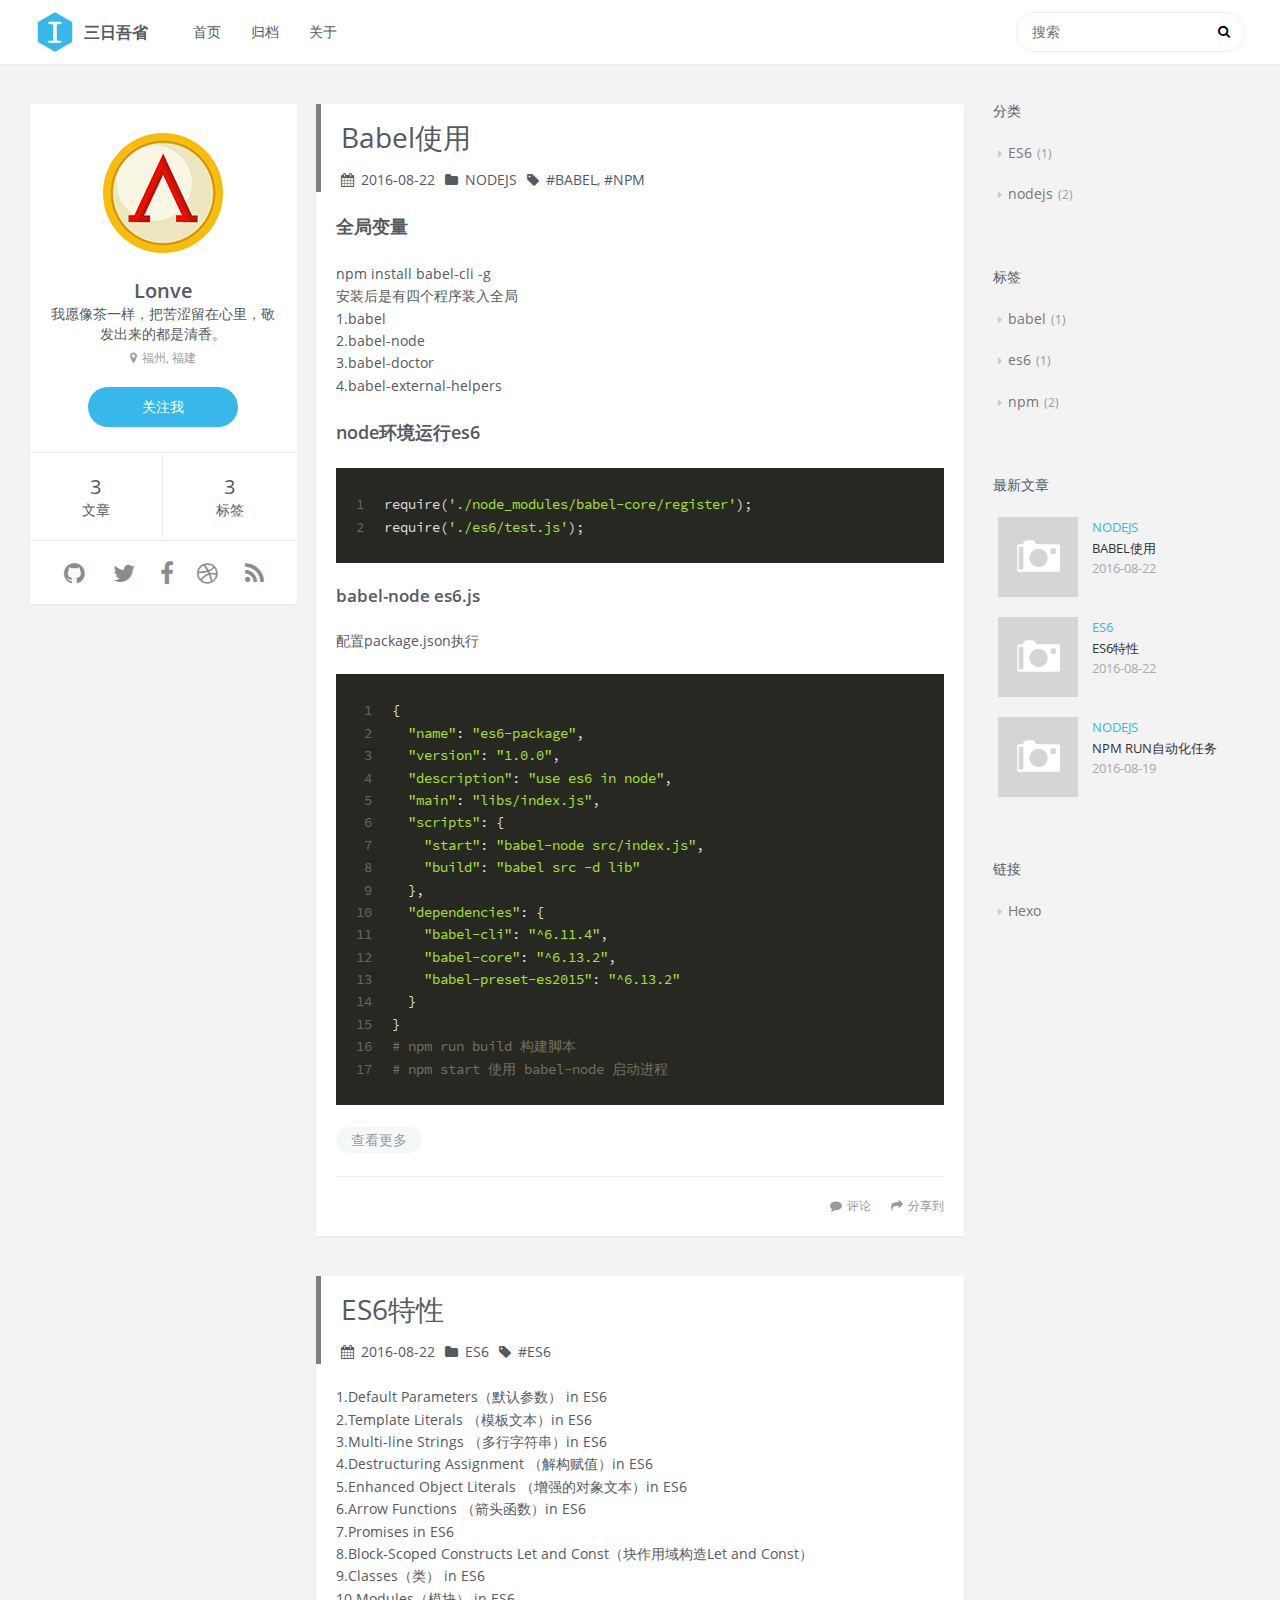
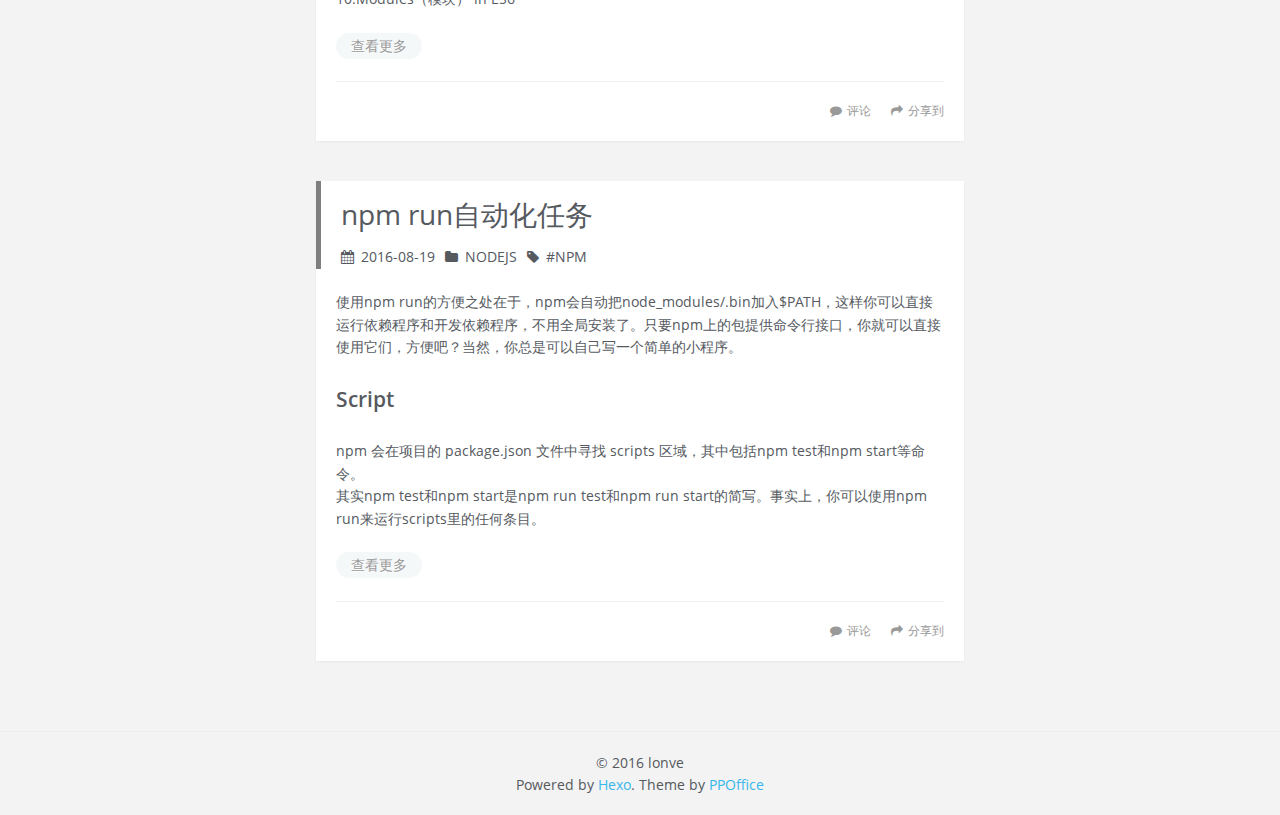
<file: index.html>
<!DOCTYPE html>
<html lang=zh>
<head>
    <meta charset="utf-8">
    
    <title>三日吾省</title>
    <meta name="viewport" content="width=device-width, initial-scale=1, maximum-scale=1" />
    <meta name="description" content="Lonve">
<meta property="og:type" content="website">
<meta property="og:title" content="三日吾省">
<meta property="og:url" content="http://389cadcom.github.io/index.html">
<meta property="og:site_name" content="三日吾省">
<meta property="og:description" content="Lonve">
<meta name="twitter:card" content="summary">
<meta name="twitter:title" content="三日吾省">
<meta name="twitter:description" content="Lonve">
    

    
        <link rel="alternate" href="/" title="三日吾省" type="application/atom+xml" />
    

    

    <link rel="stylesheet" href="/vendor/font-awesome/css/font-awesome.min.css">
    <link rel="stylesheet" href="/vendor/open-sans/styles.css">
    <link rel="stylesheet" href="/vendor/source-code-pro/styles.css">

    <link rel="stylesheet" href="/css/style.css">

    <script src="/vendor/jquery/2.1.3/jquery.min.js"></script>
    
    
        <link rel="stylesheet" href="/vendor/fancybox/jquery.fancybox.css">
    
    
    
    

</head>

<body>
    <div id="container">
        <header id="header">
    <div id="header-main" class="header-inner">
        <div class="outer">
            <a href="/" id="logo">
                <i class="logo"></i>
                <span class="site-title">三日吾省</span>
            </a>
            <nav id="main-nav">
                
                    <a class="main-nav-link" href="/">首页</a>
                
                    <a class="main-nav-link" href="/archives">归档</a>
                
                    <a class="main-nav-link" href="/about">关于</a>
                
            </nav>
            
                
                <nav id="sub-nav">
                    <div class="profile" id="profile-nav">
                        <a id="profile-anchor" href="javascript:;">
                            <img class="avatar" src="/css/images/avatar.png" />
                            <i class="fa fa-caret-down"></i>
                        </a>
                    </div>
                </nav>
            
            <div id="search-form-wrap">

    <form class="search-form">
        <input type="text" class="ins-search-input search-form-input" placeholder="搜索" />
        <button type="submit" class="search-form-submit"></button>
    </form>
    <div class="ins-search">
    <div class="ins-search-mask"></div>
    <div class="ins-search-container">
        <div class="ins-input-wrapper">
            <input type="text" class="ins-search-input" placeholder="想要查找什么..." />
            <span class="ins-close ins-selectable"><i class="fa fa-times-circle"></i></span>
        </div>
        <div class="ins-section-wrapper">
            <div class="ins-section-container"></div>
        </div>
    </div>
</div>
<script>
(function (window) {
    var INSIGHT_CONFIG = {
        TRANSLATION: {
            POSTS: '文章',
            PAGES: '页面',
            CATEGORIES: '分类',
            TAGS: '标签',
            UNTITLED: '(未命名)',
        },
        ROOT_URL: '/'
    };
    window.INSIGHT_CONFIG = INSIGHT_CONFIG;
})(window);
</script>
<script src="/js/insight.js"></script>

</div>
        </div>
    </div>
    <div id="main-nav-mobile" class="header-sub header-inner">
        <table class="menu outer">
            <tr>
                
                    <td><a class="main-nav-link" href="/">首页</a></td>
                
                    <td><a class="main-nav-link" href="/archives">归档</a></td>
                
                    <td><a class="main-nav-link" href="/about">关于</a></td>
                
                <td>
                    
    <div class="search-form">
        <input type="text" class="ins-search-input search-form-input" placeholder="搜索" />
    </div>

                </td>
            </tr>
        </table>
    </div>
</header>

        <div class="outer">
            
                

<aside id="profile">
    <div class="inner profile-inner">
        <div class="base-info profile-block">
            <img id="avatar" src="/css/images/avatar.png" />
            <h2 id="name">Lonve</h2>
            <h3 id="title">我愿像茶一样，把苦涩留在心里，敬发出来的都是清香。</h3>
            <span id="location"><i class="fa fa-map-marker"></i>福州, 福建</span>
            <a id="follow" target="_blank" href="https://github.com/389cadcom/">关注我</a>
        </div>
        <div class="article-info profile-block">
            <div class="article-info-block">
                3
                <span>文章</span>
            </div>
            <div class="article-info-block">
                3
                <span>标签</span>
            </div>
        </div>
        
        <div class="profile-block social-links">
            <table>
                <tr>
                    
                    
                    <td>
                        <a href="http://github.com/389cadcom" target="_blank" title="github" class=tooltip>
                            <i class="fa fa-github"></i>
                        </a>
                    </td>
                    
                    <td>
                        <a href="/" target="_blank" title="twitter" class=tooltip>
                            <i class="fa fa-twitter"></i>
                        </a>
                    </td>
                    
                    <td>
                        <a href="/" target="_blank" title="facebook" class=tooltip>
                            <i class="fa fa-facebook"></i>
                        </a>
                    </td>
                    
                    <td>
                        <a href="/" target="_blank" title="dribbble" class=tooltip>
                            <i class="fa fa-dribbble"></i>
                        </a>
                    </td>
                    
                    <td>
                        <a href="/" target="_blank" title="rss" class=tooltip>
                            <i class="fa fa-rss"></i>
                        </a>
                    </td>
                    
                </tr>
            </table>
        </div>
        
    </div>
</aside>

            
            <section id="main">
    <article id="post-Babel使用" class="article article-type-post" itemscope itemprop="blogPost">
    <div class="article-inner">
        
        
        
            <header class="article-header">
                
    
        <h1 itemprop="name">
            <a class="article-title" href="/2016/08/22/Babel使用/">Babel使用</a>
        </h1>
    

                
                    <div class="article-meta">
                        
    <div class="article-date">
        <i class="fa fa-calendar"></i>
        <a href="/2016/08/22/Babel使用/">
            <time datetime="2016-08-22T03:20:01.114Z" itemprop="datePublished">2016-08-22</time>
        </a>
    </div>


                        
    <div class="article-category">
    	<i class="fa fa-folder"></i>
        <a class="article-category-link" href="/categories/nodejs/">nodejs</a>
    </div>

                        
    <div class="article-tag">
        <i class="fa fa-tag"></i>
        <a class="tag-link" href="/tags/babel/">babel</a>, <a class="tag-link" href="/tags/npm/">npm</a>
    </div>

                    </div>
                
            </header>
        
        <div class="article-entry" itemprop="articleBody">
        
            <p><h3 id="全局变量"><a href="#全局变量" class="headerlink" title="全局变量"></a>全局变量</h3><p>npm install babel-cli -g<br>安装后是有四个程序装入全局<br>1.babel<br>2.babel-node<br>3.babel-doctor<br>4.babel-external-helpers</p>
<h3 id="node环境运行es6"><a href="#node环境运行es6" class="headerlink" title="node环境运行es6"></a>node环境运行es6</h3><figure class="highlight bash"><table><tr><td class="gutter"><pre><div class="line">1</div><div class="line">2</div></pre></td><td class="code"><pre><div class="line">require(<span class="string">'./node_modules/babel-core/register'</span>);  </div><div class="line">require(<span class="string">'./es6/test.js'</span>);</div></pre></td></tr></table></figure>
<h4 id="babel-node-es6-js"><a href="#babel-node-es6-js" class="headerlink" title="babel-node es6.js"></a>babel-node es6.js</h4><p>配置package.json执行<br><figure class="highlight bash"><table><tr><td class="gutter"><pre><div class="line">1</div><div class="line">2</div><div class="line">3</div><div class="line">4</div><div class="line">5</div><div class="line">6</div><div class="line">7</div><div class="line">8</div><div class="line">9</div><div class="line">10</div><div class="line">11</div><div class="line">12</div><div class="line">13</div><div class="line">14</div><div class="line">15</div><div class="line">16</div><div class="line">17</div></pre></td><td class="code"><pre><div class="line">&#123;</div><div class="line">  <span class="string">"name"</span>: <span class="string">"es6-package"</span>,</div><div class="line">  <span class="string">"version"</span>: <span class="string">"1.0.0"</span>,</div><div class="line">  <span class="string">"description"</span>: <span class="string">"use es6 in node"</span>,</div><div class="line">  <span class="string">"main"</span>: <span class="string">"libs/index.js"</span>,</div><div class="line">  <span class="string">"scripts"</span>: &#123;</div><div class="line">    <span class="string">"start"</span>: <span class="string">"babel-node src/index.js"</span>,</div><div class="line">    <span class="string">"build"</span>: <span class="string">"babel src -d lib"</span></div><div class="line">  &#125;,</div><div class="line">  <span class="string">"dependencies"</span>: &#123;</div><div class="line">    <span class="string">"babel-cli"</span>: <span class="string">"^6.11.4"</span>,</div><div class="line">    <span class="string">"babel-core"</span>: <span class="string">"^6.13.2"</span>,</div><div class="line">    <span class="string">"babel-preset-es2015"</span>: <span class="string">"^6.13.2"</span></div><div class="line">  &#125;</div><div class="line">&#125;</div><div class="line"><span class="comment"># npm run build 构建脚本</span></div><div class="line"><span class="comment"># npm start 使用 babel-node 启动进程</span></div></pre></td></tr></table></figure></p></p>
            <p class="article-more-link">
                <a href="/2016/08/22/Babel使用/#more">查看更多</a>
            </p>
        
        </div>
        <footer class="article-footer">
            <div class="share-container">



</div>

    <a data-url="http://389cadcom.github.io/2016/08/22/Babel使用/" data-id="cis5ocsfo0000wcs1jelpvfg0" class="article-share-link"><i class="fa fa-share"></i>分享到</a>
<script>
    (function ($) {
        // Prevent duplicate binding
        if (typeof(__SHARE_BUTTON_BINDED__) === 'undefined' || !__SHARE_BUTTON_BINDED__) {
            __SHARE_BUTTON_BINDED__ = true;
        } else {
            return;
        }
        $('body').on('click', function() {
            $('.article-share-box.on').removeClass('on');
        }).on('click', '.article-share-link', function(e) {
            e.stopPropagation();

            var $this = $(this),
                url = $this.attr('data-url'),
                encodedUrl = encodeURIComponent(url),
                id = 'article-share-box-' + $this.attr('data-id'),
                offset = $this.offset(),
                box;

            if ($('#' + id).length) {
                box = $('#' + id);

                if (box.hasClass('on')){
                    box.removeClass('on');
                    return;
                }
            } else {
                var html = [
                    '<div id="' + id + '" class="article-share-box">',
                        '<input class="article-share-input" value="' + url + '">',
                        '<div class="article-share-links">',
                            '<a href="https://twitter.com/intent/tweet?url=' + encodedUrl + '" class="fa fa-twitter article-share-twitter" target="_blank" title="Twitter"></a>',
                            '<a href="https://www.facebook.com/sharer.php?u=' + encodedUrl + '" class="fa fa-facebook article-share-facebook" target="_blank" title="Facebook"></a>',
                            '<a href="http://pinterest.com/pin/create/button/?url=' + encodedUrl + '" class="fa fa-pinterest article-share-pinterest" target="_blank" title="Pinterest"></a>',
                            '<a href="https://plus.google.com/share?url=' + encodedUrl + '" class="fa fa-google article-share-google" target="_blank" title="Google+"></a>',
                        '</div>',
                    '</div>'
                ].join('');

              box = $(html);

              $('body').append(box);
            }

            $('.article-share-box.on').hide();

            box.css({
                top: offset.top + 25,
                left: offset.left
            }).addClass('on');

        }).on('click', '.article-share-box', function (e) {
            e.stopPropagation();
        }).on('click', '.article-share-box-input', function () {
            $(this).select();
        }).on('click', '.article-share-box-link', function (e) {
            e.preventDefault();
            e.stopPropagation();

            window.open(this.href, 'article-share-box-window-' + Date.now(), 'width=500,height=450');
        });
    })(jQuery);
</script>

            
    
        <a href="http://389cadcom.github.io/2016/08/22/Babel使用/#comments" class="article-comment-link ds-thread-count" data-thread-key="http://389cadcom.github.io/2016/08/22/Babel使用/">评论</a>
    

        </footer>
    </div>
    
</article>



    <article id="post-ES6特性" class="article article-type-post" itemscope itemprop="blogPost">
    <div class="article-inner">
        
        
        
            <header class="article-header">
                
    
        <h1 itemprop="name">
            <a class="article-title" href="/2016/08/22/ES6特性/">ES6特性</a>
        </h1>
    

                
                    <div class="article-meta">
                        
    <div class="article-date">
        <i class="fa fa-calendar"></i>
        <a href="/2016/08/22/ES6特性/">
            <time datetime="2016-08-22T01:16:05.709Z" itemprop="datePublished">2016-08-22</time>
        </a>
    </div>


                        
    <div class="article-category">
    	<i class="fa fa-folder"></i>
        <a class="article-category-link" href="/categories/ES6/">ES6</a>
    </div>

                        
    <div class="article-tag">
        <i class="fa fa-tag"></i>
        <a class="tag-link" href="/tags/es6/">es6</a>
    </div>

                    </div>
                
            </header>
        
        <div class="article-entry" itemprop="articleBody">
        
            <p><p>1.Default Parameters（默认参数） in ES6<br>2.Template Literals （模板文本）in ES6<br>3.Multi-line Strings （多行字符串）in ES6<br>4.Destructuring Assignment （解构赋值）in ES6<br>5.Enhanced Object Literals （增强的对象文本）in ES6<br>6.Arrow Functions （箭头函数）in ES6<br>7.Promises in ES6<br>8.Block-Scoped Constructs Let and Const（块作用域构造Let and Const）<br>9.Classes（类） in ES6<br>10.Modules（模块） in ES6</p></p>
            <p class="article-more-link">
                <a href="/2016/08/22/ES6特性/#more">查看更多</a>
            </p>
        
        </div>
        <footer class="article-footer">
            <div class="share-container">



</div>

    <a data-url="http://389cadcom.github.io/2016/08/22/ES6特性/" data-id="cis5ocsfv0002wcs1e68b9n11" class="article-share-link"><i class="fa fa-share"></i>分享到</a>
<script>
    (function ($) {
        // Prevent duplicate binding
        if (typeof(__SHARE_BUTTON_BINDED__) === 'undefined' || !__SHARE_BUTTON_BINDED__) {
            __SHARE_BUTTON_BINDED__ = true;
        } else {
            return;
        }
        $('body').on('click', function() {
            $('.article-share-box.on').removeClass('on');
        }).on('click', '.article-share-link', function(e) {
            e.stopPropagation();

            var $this = $(this),
                url = $this.attr('data-url'),
                encodedUrl = encodeURIComponent(url),
                id = 'article-share-box-' + $this.attr('data-id'),
                offset = $this.offset(),
                box;

            if ($('#' + id).length) {
                box = $('#' + id);

                if (box.hasClass('on')){
                    box.removeClass('on');
                    return;
                }
            } else {
                var html = [
                    '<div id="' + id + '" class="article-share-box">',
                        '<input class="article-share-input" value="' + url + '">',
                        '<div class="article-share-links">',
                            '<a href="https://twitter.com/intent/tweet?url=' + encodedUrl + '" class="fa fa-twitter article-share-twitter" target="_blank" title="Twitter"></a>',
                            '<a href="https://www.facebook.com/sharer.php?u=' + encodedUrl + '" class="fa fa-facebook article-share-facebook" target="_blank" title="Facebook"></a>',
                            '<a href="http://pinterest.com/pin/create/button/?url=' + encodedUrl + '" class="fa fa-pinterest article-share-pinterest" target="_blank" title="Pinterest"></a>',
                            '<a href="https://plus.google.com/share?url=' + encodedUrl + '" class="fa fa-google article-share-google" target="_blank" title="Google+"></a>',
                        '</div>',
                    '</div>'
                ].join('');

              box = $(html);

              $('body').append(box);
            }

            $('.article-share-box.on').hide();

            box.css({
                top: offset.top + 25,
                left: offset.left
            }).addClass('on');

        }).on('click', '.article-share-box', function (e) {
            e.stopPropagation();
        }).on('click', '.article-share-box-input', function () {
            $(this).select();
        }).on('click', '.article-share-box-link', function (e) {
            e.preventDefault();
            e.stopPropagation();

            window.open(this.href, 'article-share-box-window-' + Date.now(), 'width=500,height=450');
        });
    })(jQuery);
</script>

            
    
        <a href="http://389cadcom.github.io/2016/08/22/ES6特性/#comments" class="article-comment-link ds-thread-count" data-thread-key="http://389cadcom.github.io/2016/08/22/ES6特性/">评论</a>
    

        </footer>
    </div>
    
</article>



    <article id="post-npm run自动化" class="article article-type-post" itemscope itemprop="blogPost">
    <div class="article-inner">
        
        
        
            <header class="article-header">
                
    
        <h1 itemprop="name">
            <a class="article-title" href="/2016/08/19/npm run自动化/">npm run自动化任务</a>
        </h1>
    

                
                    <div class="article-meta">
                        
    <div class="article-date">
        <i class="fa fa-calendar"></i>
        <a href="/2016/08/19/npm run自动化/">
            <time datetime="2016-08-19T07:08:18.382Z" itemprop="datePublished">2016-08-19</time>
        </a>
    </div>


                        
    <div class="article-category">
    	<i class="fa fa-folder"></i>
        <a class="article-category-link" href="/categories/nodejs/">nodejs</a>
    </div>

                        
    <div class="article-tag">
        <i class="fa fa-tag"></i>
        <a class="tag-link" href="/tags/npm/">npm</a>
    </div>

                    </div>
                
            </header>
        
        <div class="article-entry" itemprop="articleBody">
        
            <p><p>使用npm run的方便之处在于，npm会自动把node_modules/.bin加入$PATH，这样你可以直接运行依赖程序和开发依赖程序，不用全局安装了。只要npm上的包提供命令行接口，你就可以直接使用它们，方便吧？当然，你总是可以自己写一个简单的小程序。</p>
<h2 id="Script"><a href="#Script" class="headerlink" title="Script"></a>Script</h2><p>npm 会在项目的 package.json 文件中寻找 scripts 区域，其中包括npm test和npm start等命令。<br>其实npm test和npm start是npm run test和npm run start的简写。事实上，你可以使用npm run来运行scripts里的任何条目。<br></p>
            <p class="article-more-link">
                <a href="/2016/08/19/npm run自动化/#more">查看更多</a>
            </p>
        
        </div>
        <footer class="article-footer">
            <div class="share-container">



</div>

    <a data-url="http://389cadcom.github.io/2016/08/19/npm run自动化/" data-id="cis5ocsg20005wcs1q9jf4bcp" class="article-share-link"><i class="fa fa-share"></i>分享到</a>
<script>
    (function ($) {
        // Prevent duplicate binding
        if (typeof(__SHARE_BUTTON_BINDED__) === 'undefined' || !__SHARE_BUTTON_BINDED__) {
            __SHARE_BUTTON_BINDED__ = true;
        } else {
            return;
        }
        $('body').on('click', function() {
            $('.article-share-box.on').removeClass('on');
        }).on('click', '.article-share-link', function(e) {
            e.stopPropagation();

            var $this = $(this),
                url = $this.attr('data-url'),
                encodedUrl = encodeURIComponent(url),
                id = 'article-share-box-' + $this.attr('data-id'),
                offset = $this.offset(),
                box;

            if ($('#' + id).length) {
                box = $('#' + id);

                if (box.hasClass('on')){
                    box.removeClass('on');
                    return;
                }
            } else {
                var html = [
                    '<div id="' + id + '" class="article-share-box">',
                        '<input class="article-share-input" value="' + url + '">',
                        '<div class="article-share-links">',
                            '<a href="https://twitter.com/intent/tweet?url=' + encodedUrl + '" class="fa fa-twitter article-share-twitter" target="_blank" title="Twitter"></a>',
                            '<a href="https://www.facebook.com/sharer.php?u=' + encodedUrl + '" class="fa fa-facebook article-share-facebook" target="_blank" title="Facebook"></a>',
                            '<a href="http://pinterest.com/pin/create/button/?url=' + encodedUrl + '" class="fa fa-pinterest article-share-pinterest" target="_blank" title="Pinterest"></a>',
                            '<a href="https://plus.google.com/share?url=' + encodedUrl + '" class="fa fa-google article-share-google" target="_blank" title="Google+"></a>',
                        '</div>',
                    '</div>'
                ].join('');

              box = $(html);

              $('body').append(box);
            }

            $('.article-share-box.on').hide();

            box.css({
                top: offset.top + 25,
                left: offset.left
            }).addClass('on');

        }).on('click', '.article-share-box', function (e) {
            e.stopPropagation();
        }).on('click', '.article-share-box-input', function () {
            $(this).select();
        }).on('click', '.article-share-box-link', function (e) {
            e.preventDefault();
            e.stopPropagation();

            window.open(this.href, 'article-share-box-window-' + Date.now(), 'width=500,height=450');
        });
    })(jQuery);
</script>

            
    
        <a href="http://389cadcom.github.io/2016/08/19/npm run自动化/#comments" class="article-comment-link ds-thread-count" data-thread-key="http://389cadcom.github.io/2016/08/19/npm run自动化/">评论</a>
    

        </footer>
    </div>
    
</article>


</section>
            
                <aside id="sidebar">
   
        
    <div class="widget-wrap">
        <h3 class="widget-title">分类</h3>
        <div class="widget">
            <ul class="category-list"><li class="category-list-item"><a class="category-list-link" href="/categories/ES6/">ES6</a><span class="category-list-count">1</span></li><li class="category-list-item"><a class="category-list-link" href="/categories/nodejs/">nodejs</a><span class="category-list-count">2</span></li></ul>
        </div>
    </div>

    
        
    <div class="widget-wrap">
        <h3 class="widget-title">标签</h3>
        <div class="widget">
            <ul class="tag-list"><li class="tag-list-item"><a class="tag-list-link" href="/tags/babel/">babel</a><span class="tag-list-count">1</span></li><li class="tag-list-item"><a class="tag-list-link" href="/tags/es6/">es6</a><span class="tag-list-count">1</span></li><li class="tag-list-item"><a class="tag-list-link" href="/tags/npm/">npm</a><span class="tag-list-count">2</span></li></ul>
        </div>
    </div>

    
        
    <div class="widget-wrap">
        <h3 class="widget-title">最新文章</h3>
        <div class="widget">
            <ul id="recent-post" class="">
                
                    <li>
                        
                        <div class="item-thumbnail">
                            <a href="/2016/08/22/Babel使用/" class="thumbnail">
    
    
        <span class="thumbnail-image thumbnail-none"></span>
    
</a>

                        </div>
                        
                        <div class="item-inner">
                            <p class="item-category"><a class="article-category-link" href="/categories/nodejs/">nodejs</a></p>
                            <p class="item-title"><a href="/2016/08/22/Babel使用/" class="title">Babel使用</a></p>
                            <p class="item-date"><time datetime="2016-08-22T03:20:01.114Z" itemprop="datePublished">2016-08-22</time></p>
                        </div>
                    </li>
                
                    <li>
                        
                        <div class="item-thumbnail">
                            <a href="/2016/08/22/ES6特性/" class="thumbnail">
    
    
        <span class="thumbnail-image thumbnail-none"></span>
    
</a>

                        </div>
                        
                        <div class="item-inner">
                            <p class="item-category"><a class="article-category-link" href="/categories/ES6/">ES6</a></p>
                            <p class="item-title"><a href="/2016/08/22/ES6特性/" class="title">ES6特性</a></p>
                            <p class="item-date"><time datetime="2016-08-22T01:16:05.709Z" itemprop="datePublished">2016-08-22</time></p>
                        </div>
                    </li>
                
                    <li>
                        
                        <div class="item-thumbnail">
                            <a href="/2016/08/19/npm run自动化/" class="thumbnail">
    
    
        <span class="thumbnail-image thumbnail-none"></span>
    
</a>

                        </div>
                        
                        <div class="item-inner">
                            <p class="item-category"><a class="article-category-link" href="/categories/nodejs/">nodejs</a></p>
                            <p class="item-title"><a href="/2016/08/19/npm run自动化/" class="title">npm run自动化任务</a></p>
                            <p class="item-date"><time datetime="2016-08-19T07:08:18.382Z" itemprop="datePublished">2016-08-19</time></p>
                        </div>
                    </li>
                
            </ul>
        </div>
    </div>

    
        
    <div class="widget-wrap widget-list">
        <h3 class="widget-title">链接</h3>
        <div class="widget">
            <ul>
                
                    <li>
                        <a href="http://hexo.io">Hexo</a>
                    </li>
                
            </ul>
        </div>
    </div>


    
    <div id="toTop" class="fa fa-angle-up"></div>
</aside>
            
        </div>
        <footer id="footer">
    <div class="outer">
        <div id="footer-info" class="inner">
            &copy; 2016 lonve<br>
            Powered by <a href="http://hexo.io/" target="_blank">Hexo</a>. Theme by <a href="http://github.com/ppoffice">PPOffice</a>
        </div>
    </div>
</footer>
        
    
    <script type="text/javascript">
	var duoshuoQuery = {short_name:"araolin"};
	(function() {
		var ds = document.createElement('script');
		ds.type = 'text/javascript';ds.async = true;
		ds.src = (document.location.protocol == 'https:' ? 'https:' : 'http:') + '//static.duoshuo.com/embed.js';
		ds.charset = 'UTF-8';
		(document.getElementsByTagName('head')[0] 
		 || document.getElementsByTagName('body')[0]).appendChild(ds);
	})();
  </script>



    
        <script src="/vendor/fancybox/jquery.fancybox.pack.js"></script>
    


<!-- Custom Scripts -->
<script src="/js/main.js"></script>

    </div>
</body>
</html>
</file>
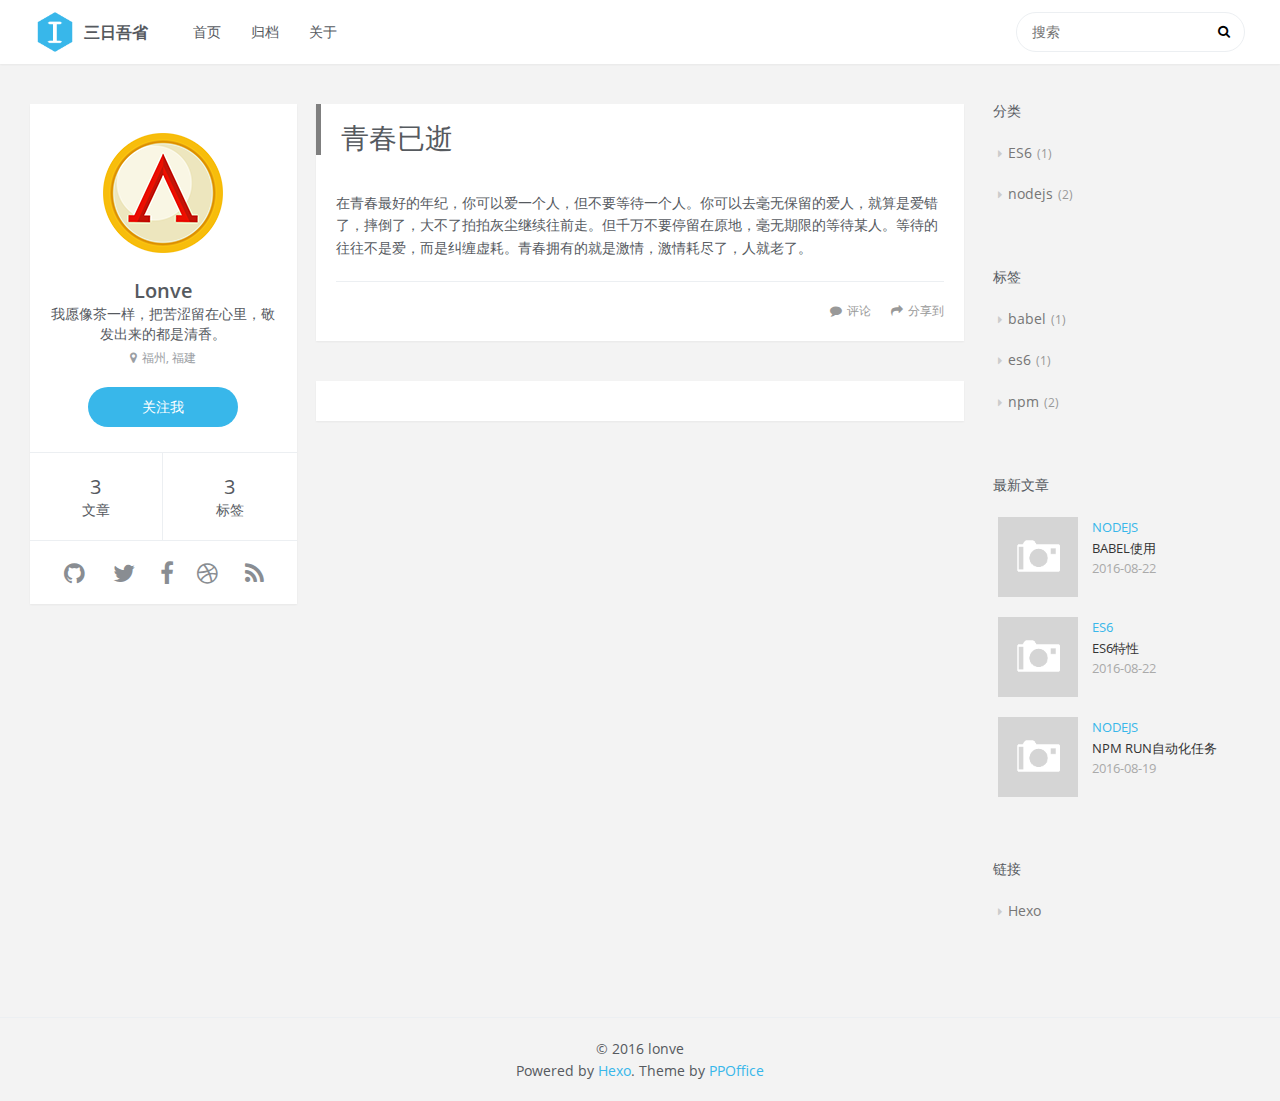
<file: about/index.html>
<!DOCTYPE html>
<html lang=zh>
<head>
    <meta charset="utf-8">
    
    <title>青春已逝 | 三日吾省</title>
    <meta name="viewport" content="width=device-width, initial-scale=1, maximum-scale=1" />
    <meta name="description" content="在青春最好的年纪，你可以爱一个人，但不要等待一个人。你可以去毫无保留的爱人，就算是爱错了，摔倒了，大不了拍拍灰尘继续往前走。但千万不要停留在原地，毫无期限的等待某人。等待的往往不是爱，而是纠缠虚耗。青春拥有的就是激情，激情耗尽了，人就老了。">
<meta property="og:type" content="website">
<meta property="og:title" content="青春已逝">
<meta property="og:url" content="http://389cadcom.github.io/about/index.html">
<meta property="og:site_name" content="三日吾省">
<meta property="og:description" content="在青春最好的年纪，你可以爱一个人，但不要等待一个人。你可以去毫无保留的爱人，就算是爱错了，摔倒了，大不了拍拍灰尘继续往前走。但千万不要停留在原地，毫无期限的等待某人。等待的往往不是爱，而是纠缠虚耗。青春拥有的就是激情，激情耗尽了，人就老了。">
<meta property="og:updated_time" content="2016-08-19T08:13:56.057Z">
<meta name="twitter:card" content="summary">
<meta name="twitter:title" content="青春已逝">
<meta name="twitter:description" content="在青春最好的年纪，你可以爱一个人，但不要等待一个人。你可以去毫无保留的爱人，就算是爱错了，摔倒了，大不了拍拍灰尘继续往前走。但千万不要停留在原地，毫无期限的等待某人。等待的往往不是爱，而是纠缠虚耗。青春拥有的就是激情，激情耗尽了，人就老了。">
    

    
        <link rel="alternate" href="/" title="三日吾省" type="application/atom+xml" />
    

    

    <link rel="stylesheet" href="/vendor/font-awesome/css/font-awesome.min.css">
    <link rel="stylesheet" href="/vendor/open-sans/styles.css">
    <link rel="stylesheet" href="/vendor/source-code-pro/styles.css">

    <link rel="stylesheet" href="/css/style.css">

    <script src="/vendor/jquery/2.1.3/jquery.min.js"></script>
    
    
        <link rel="stylesheet" href="/vendor/fancybox/jquery.fancybox.css">
    
    
    
    

</head>

<body>
    <div id="container">
        <header id="header">
    <div id="header-main" class="header-inner">
        <div class="outer">
            <a href="/" id="logo">
                <i class="logo"></i>
                <span class="site-title">三日吾省</span>
            </a>
            <nav id="main-nav">
                
                    <a class="main-nav-link" href="/">首页</a>
                
                    <a class="main-nav-link" href="/archives">归档</a>
                
                    <a class="main-nav-link" href="/about">关于</a>
                
            </nav>
            
                
                <nav id="sub-nav">
                    <div class="profile" id="profile-nav">
                        <a id="profile-anchor" href="javascript:;">
                            <img class="avatar" src="/css/images/avatar.png" />
                            <i class="fa fa-caret-down"></i>
                        </a>
                    </div>
                </nav>
            
            <div id="search-form-wrap">

    <form class="search-form">
        <input type="text" class="ins-search-input search-form-input" placeholder="搜索" />
        <button type="submit" class="search-form-submit"></button>
    </form>
    <div class="ins-search">
    <div class="ins-search-mask"></div>
    <div class="ins-search-container">
        <div class="ins-input-wrapper">
            <input type="text" class="ins-search-input" placeholder="想要查找什么..." />
            <span class="ins-close ins-selectable"><i class="fa fa-times-circle"></i></span>
        </div>
        <div class="ins-section-wrapper">
            <div class="ins-section-container"></div>
        </div>
    </div>
</div>
<script>
(function (window) {
    var INSIGHT_CONFIG = {
        TRANSLATION: {
            POSTS: '文章',
            PAGES: '页面',
            CATEGORIES: '分类',
            TAGS: '标签',
            UNTITLED: '(未命名)',
        },
        ROOT_URL: '/'
    };
    window.INSIGHT_CONFIG = INSIGHT_CONFIG;
})(window);
</script>
<script src="/js/insight.js"></script>

</div>
        </div>
    </div>
    <div id="main-nav-mobile" class="header-sub header-inner">
        <table class="menu outer">
            <tr>
                
                    <td><a class="main-nav-link" href="/">首页</a></td>
                
                    <td><a class="main-nav-link" href="/archives">归档</a></td>
                
                    <td><a class="main-nav-link" href="/about">关于</a></td>
                
                <td>
                    
    <div class="search-form">
        <input type="text" class="ins-search-input search-form-input" placeholder="搜索" />
    </div>

                </td>
            </tr>
        </table>
    </div>
</header>

        <div class="outer">
            
                

<aside id="profile">
    <div class="inner profile-inner">
        <div class="base-info profile-block">
            <img id="avatar" src="/css/images/avatar.png" />
            <h2 id="name">Lonve</h2>
            <h3 id="title">我愿像茶一样，把苦涩留在心里，敬发出来的都是清香。</h3>
            <span id="location"><i class="fa fa-map-marker"></i>福州, 福建</span>
            <a id="follow" target="_blank" href="https://github.com/389cadcom/">关注我</a>
        </div>
        <div class="article-info profile-block">
            <div class="article-info-block">
                3
                <span>文章</span>
            </div>
            <div class="article-info-block">
                3
                <span>标签</span>
            </div>
        </div>
        
        <div class="profile-block social-links">
            <table>
                <tr>
                    
                    
                    <td>
                        <a href="http://github.com/389cadcom" target="_blank" title="github" class=tooltip>
                            <i class="fa fa-github"></i>
                        </a>
                    </td>
                    
                    <td>
                        <a href="/" target="_blank" title="twitter" class=tooltip>
                            <i class="fa fa-twitter"></i>
                        </a>
                    </td>
                    
                    <td>
                        <a href="/" target="_blank" title="facebook" class=tooltip>
                            <i class="fa fa-facebook"></i>
                        </a>
                    </td>
                    
                    <td>
                        <a href="/" target="_blank" title="dribbble" class=tooltip>
                            <i class="fa fa-dribbble"></i>
                        </a>
                    </td>
                    
                    <td>
                        <a href="/" target="_blank" title="rss" class=tooltip>
                            <i class="fa fa-rss"></i>
                        </a>
                    </td>
                    
                </tr>
            </table>
        </div>
        
    </div>
</aside>

            
            <section id="main"><article id="page-undefined" class="article article-type-page" itemscope itemprop="blogPost">
    <div class="article-inner">
        
        
        
            <header class="article-header">
                
    
        <h1 class="article-title" itemprop="name">
            青春已逝
        </h1>
    

                
            </header>
        
        <div class="article-entry" itemprop="articleBody">
        
            
            <p>在青春最好的年纪，你可以爱一个人，但不要等待一个人。你可以去毫无保留的爱人，就算是爱错了，摔倒了，大不了拍拍灰尘继续往前走。但千万不要停留在原地，毫无期限的等待某人。等待的往往不是爱，而是纠缠虚耗。青春拥有的就是激情，激情耗尽了，人就老了。</p>

        
        </div>
        <footer class="article-footer">
            <div class="share-container">



</div>

    <a data-url="http://389cadcom.github.io/about/index.html" data-id="cis5ocsft0001wcs1msnp03by" class="article-share-link"><i class="fa fa-share"></i>分享到</a>
<script>
    (function ($) {
        // Prevent duplicate binding
        if (typeof(__SHARE_BUTTON_BINDED__) === 'undefined' || !__SHARE_BUTTON_BINDED__) {
            __SHARE_BUTTON_BINDED__ = true;
        } else {
            return;
        }
        $('body').on('click', function() {
            $('.article-share-box.on').removeClass('on');
        }).on('click', '.article-share-link', function(e) {
            e.stopPropagation();

            var $this = $(this),
                url = $this.attr('data-url'),
                encodedUrl = encodeURIComponent(url),
                id = 'article-share-box-' + $this.attr('data-id'),
                offset = $this.offset(),
                box;

            if ($('#' + id).length) {
                box = $('#' + id);

                if (box.hasClass('on')){
                    box.removeClass('on');
                    return;
                }
            } else {
                var html = [
                    '<div id="' + id + '" class="article-share-box">',
                        '<input class="article-share-input" value="' + url + '">',
                        '<div class="article-share-links">',
                            '<a href="https://twitter.com/intent/tweet?url=' + encodedUrl + '" class="fa fa-twitter article-share-twitter" target="_blank" title="Twitter"></a>',
                            '<a href="https://www.facebook.com/sharer.php?u=' + encodedUrl + '" class="fa fa-facebook article-share-facebook" target="_blank" title="Facebook"></a>',
                            '<a href="http://pinterest.com/pin/create/button/?url=' + encodedUrl + '" class="fa fa-pinterest article-share-pinterest" target="_blank" title="Pinterest"></a>',
                            '<a href="https://plus.google.com/share?url=' + encodedUrl + '" class="fa fa-google article-share-google" target="_blank" title="Google+"></a>',
                        '</div>',
                    '</div>'
                ].join('');

              box = $(html);

              $('body').append(box);
            }

            $('.article-share-box.on').hide();

            box.css({
                top: offset.top + 25,
                left: offset.left
            }).addClass('on');

        }).on('click', '.article-share-box', function (e) {
            e.stopPropagation();
        }).on('click', '.article-share-box-input', function () {
            $(this).select();
        }).on('click', '.article-share-box-link', function (e) {
            e.preventDefault();
            e.stopPropagation();

            window.open(this.href, 'article-share-box-window-' + Date.now(), 'width=500,height=450');
        });
    })(jQuery);
</script>

            
    
        <a href="http://389cadcom.github.io/about/index.html#comments" class="article-comment-link ds-thread-count" data-thread-key="http://389cadcom.github.io/about/index.html">评论</a>
    

        </footer>
    </div>
    
        

    
</article>


    
    <section id="comments">
    
        
    <div class="ds-thread" data-thread-key="about/index.html" data-title="青春已逝" data-url="http://389cadcom.github.io/about/index.html"></div>
    <style>
        #ds-thread #ds-reset .ds-textarea-wrapper {
            background: none;
        }
        #ds-reset .ds-avatar img {
            box-shadow: none;
        }
        #ds-reset .ds-gradient-bg {
            background: #f7f7f7;
        }
        #ds-thread #ds-reset li.ds-tab a {
            border-radius: 3px;
        }
        #ds-thread #ds-reset .ds-post-button {
            color: white;
            border: none;
            box-shadow: none;
            background: #d32;
            text-shadow: none;
            font-weight: normal;
            font-family: 'Microsoft Yahei';
        }
        #ds-thread #ds-reset .ds-post-button:hover {
            color: white;
            background: #DE594C;
        }
        #ds-thread #ds-reset .ds-post-button:active {
            background: #d32;
        }
        #ds-smilies-tooltip ul.ds-smilies-tabs li a.ds-current {
            color: white;
            background: #d32;
            box-shadow: none;
            text-shadow: none;
            font-weight: normal;
        }
    </style>

    
    </section>

</section>
            
                <aside id="sidebar">
   
        
    <div class="widget-wrap">
        <h3 class="widget-title">分类</h3>
        <div class="widget">
            <ul class="category-list"><li class="category-list-item"><a class="category-list-link" href="/categories/ES6/">ES6</a><span class="category-list-count">1</span></li><li class="category-list-item"><a class="category-list-link" href="/categories/nodejs/">nodejs</a><span class="category-list-count">2</span></li></ul>
        </div>
    </div>

    
        
    <div class="widget-wrap">
        <h3 class="widget-title">标签</h3>
        <div class="widget">
            <ul class="tag-list"><li class="tag-list-item"><a class="tag-list-link" href="/tags/babel/">babel</a><span class="tag-list-count">1</span></li><li class="tag-list-item"><a class="tag-list-link" href="/tags/es6/">es6</a><span class="tag-list-count">1</span></li><li class="tag-list-item"><a class="tag-list-link" href="/tags/npm/">npm</a><span class="tag-list-count">2</span></li></ul>
        </div>
    </div>

    
        
    <div class="widget-wrap">
        <h3 class="widget-title">最新文章</h3>
        <div class="widget">
            <ul id="recent-post" class="">
                
                    <li>
                        
                        <div class="item-thumbnail">
                            <a href="/2016/08/22/Babel使用/" class="thumbnail">
    
    
        <span class="thumbnail-image thumbnail-none"></span>
    
</a>

                        </div>
                        
                        <div class="item-inner">
                            <p class="item-category"><a class="article-category-link" href="/categories/nodejs/">nodejs</a></p>
                            <p class="item-title"><a href="/2016/08/22/Babel使用/" class="title">Babel使用</a></p>
                            <p class="item-date"><time datetime="2016-08-22T03:20:01.114Z" itemprop="datePublished">2016-08-22</time></p>
                        </div>
                    </li>
                
                    <li>
                        
                        <div class="item-thumbnail">
                            <a href="/2016/08/22/ES6特性/" class="thumbnail">
    
    
        <span class="thumbnail-image thumbnail-none"></span>
    
</a>

                        </div>
                        
                        <div class="item-inner">
                            <p class="item-category"><a class="article-category-link" href="/categories/ES6/">ES6</a></p>
                            <p class="item-title"><a href="/2016/08/22/ES6特性/" class="title">ES6特性</a></p>
                            <p class="item-date"><time datetime="2016-08-22T01:16:05.709Z" itemprop="datePublished">2016-08-22</time></p>
                        </div>
                    </li>
                
                    <li>
                        
                        <div class="item-thumbnail">
                            <a href="/2016/08/19/npm run自动化/" class="thumbnail">
    
    
        <span class="thumbnail-image thumbnail-none"></span>
    
</a>

                        </div>
                        
                        <div class="item-inner">
                            <p class="item-category"><a class="article-category-link" href="/categories/nodejs/">nodejs</a></p>
                            <p class="item-title"><a href="/2016/08/19/npm run自动化/" class="title">npm run自动化任务</a></p>
                            <p class="item-date"><time datetime="2016-08-19T07:08:18.382Z" itemprop="datePublished">2016-08-19</time></p>
                        </div>
                    </li>
                
            </ul>
        </div>
    </div>

    
        
    <div class="widget-wrap widget-list">
        <h3 class="widget-title">链接</h3>
        <div class="widget">
            <ul>
                
                    <li>
                        <a href="http://hexo.io">Hexo</a>
                    </li>
                
            </ul>
        </div>
    </div>


    
    <div id="toTop" class="fa fa-angle-up"></div>
</aside>
            
        </div>
        <footer id="footer">
    <div class="outer">
        <div id="footer-info" class="inner">
            &copy; 2016 lonve<br>
            Powered by <a href="http://hexo.io/" target="_blank">Hexo</a>. Theme by <a href="http://github.com/ppoffice">PPOffice</a>
        </div>
    </div>
</footer>
        
    
    <script type="text/javascript">
	var duoshuoQuery = {short_name:"araolin"};
	(function() {
		var ds = document.createElement('script');
		ds.type = 'text/javascript';ds.async = true;
		ds.src = (document.location.protocol == 'https:' ? 'https:' : 'http:') + '//static.duoshuo.com/embed.js';
		ds.charset = 'UTF-8';
		(document.getElementsByTagName('head')[0] 
		 || document.getElementsByTagName('body')[0]).appendChild(ds);
	})();
  </script>



    
        <script src="/vendor/fancybox/jquery.fancybox.pack.js"></script>
    


<!-- Custom Scripts -->
<script src="/js/main.js"></script>

    </div>
</body>
</html>
</file>
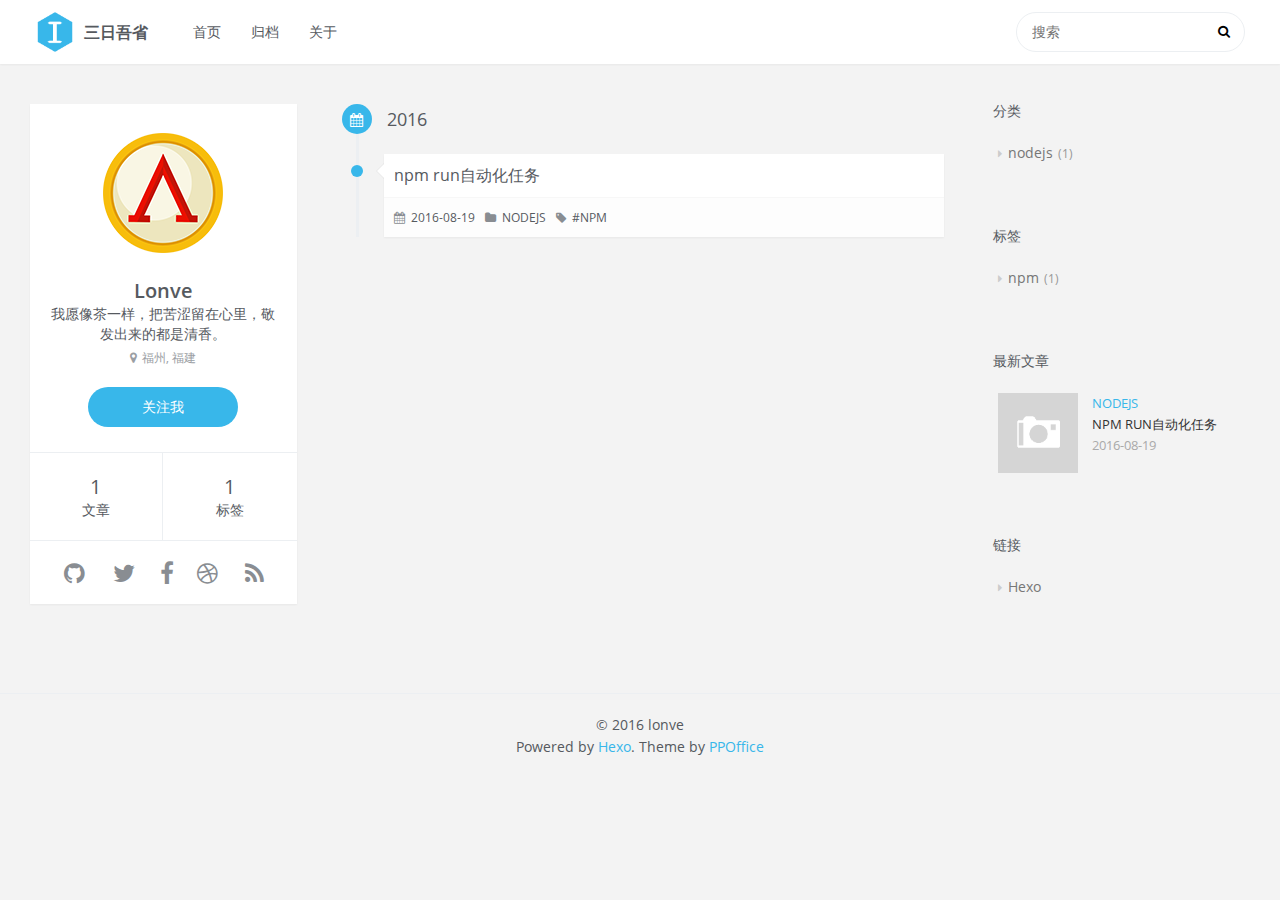
<file: archives/index.html>
<!DOCTYPE html>
<html lang=zh>
<head>
    <meta charset="utf-8">
    
    <title>归档 | 三日吾省</title>
    <meta name="viewport" content="width=device-width, initial-scale=1, maximum-scale=1" />
    <meta name="description" content="Lonve">
<meta property="og:type" content="website">
<meta property="og:title" content="三日吾省">
<meta property="og:url" content="http://389cadcom.github.io/archives/index.html">
<meta property="og:site_name" content="三日吾省">
<meta property="og:description" content="Lonve">
<meta name="twitter:card" content="summary">
<meta name="twitter:title" content="三日吾省">
<meta name="twitter:description" content="Lonve">
    

    
        <link rel="alternate" href="/" title="三日吾省" type="application/atom+xml" />
    

    

    <link rel="stylesheet" href="/vendor/font-awesome/css/font-awesome.min.css">
    <link rel="stylesheet" href="/vendor/open-sans/styles.css">
    <link rel="stylesheet" href="/vendor/source-code-pro/styles.css">

    <link rel="stylesheet" href="/css/style.css">

    <script src="/vendor/jquery/2.1.3/jquery.min.js"></script>
    
    
        <link rel="stylesheet" href="/vendor/fancybox/jquery.fancybox.css">
    
    
    
    

</head>

<body>
    <div id="container">
        <header id="header">
    <div id="header-main" class="header-inner">
        <div class="outer">
            <a href="/" id="logo">
                <i class="logo"></i>
                <span class="site-title">三日吾省</span>
            </a>
            <nav id="main-nav">
                
                    <a class="main-nav-link" href="/">首页</a>
                
                    <a class="main-nav-link" href="/archives">归档</a>
                
                    <a class="main-nav-link" href="/about">关于</a>
                
            </nav>
            
                
                <nav id="sub-nav">
                    <div class="profile" id="profile-nav">
                        <a id="profile-anchor" href="javascript:;">
                            <img class="avatar" src="/css/images/avatar.png" />
                            <i class="fa fa-caret-down"></i>
                        </a>
                    </div>
                </nav>
            
            <div id="search-form-wrap">

    <form class="search-form">
        <input type="text" class="ins-search-input search-form-input" placeholder="搜索" />
        <button type="submit" class="search-form-submit"></button>
    </form>
    <div class="ins-search">
    <div class="ins-search-mask"></div>
    <div class="ins-search-container">
        <div class="ins-input-wrapper">
            <input type="text" class="ins-search-input" placeholder="想要查找什么..." />
            <span class="ins-close ins-selectable"><i class="fa fa-times-circle"></i></span>
        </div>
        <div class="ins-section-wrapper">
            <div class="ins-section-container"></div>
        </div>
    </div>
</div>
<script>
(function (window) {
    var INSIGHT_CONFIG = {
        TRANSLATION: {
            POSTS: '文章',
            PAGES: '页面',
            CATEGORIES: '分类',
            TAGS: '标签',
            UNTITLED: '(未命名)',
        },
        ROOT_URL: '/'
    };
    window.INSIGHT_CONFIG = INSIGHT_CONFIG;
})(window);
</script>
<script src="/js/insight.js"></script>

</div>
        </div>
    </div>
    <div id="main-nav-mobile" class="header-sub header-inner">
        <table class="menu outer">
            <tr>
                
                    <td><a class="main-nav-link" href="/">首页</a></td>
                
                    <td><a class="main-nav-link" href="/archives">归档</a></td>
                
                    <td><a class="main-nav-link" href="/about">关于</a></td>
                
                <td>
                    
    <div class="search-form">
        <input type="text" class="ins-search-input search-form-input" placeholder="搜索" />
    </div>

                </td>
            </tr>
        </table>
    </div>
</header>

        <div class="outer">
            
                

<aside id="profile">
    <div class="inner profile-inner">
        <div class="base-info profile-block">
            <img id="avatar" src="/css/images/avatar.png" />
            <h2 id="name">Lonve</h2>
            <h3 id="title">我愿像茶一样，把苦涩留在心里，敬发出来的都是清香。</h3>
            <span id="location"><i class="fa fa-map-marker"></i>福州, 福建</span>
            <a id="follow" target="_blank" href="https://github.com/389cadcom/">关注我</a>
        </div>
        <div class="article-info profile-block">
            <div class="article-info-block">
                1
                <span>文章</span>
            </div>
            <div class="article-info-block">
                1
                <span>标签</span>
            </div>
        </div>
        
        <div class="profile-block social-links">
            <table>
                <tr>
                    
                    
                    <td>
                        <a href="http://github.com/389cadcom" target="_blank" title="github" class=tooltip>
                            <i class="fa fa-github"></i>
                        </a>
                    </td>
                    
                    <td>
                        <a href="/" target="_blank" title="twitter" class=tooltip>
                            <i class="fa fa-twitter"></i>
                        </a>
                    </td>
                    
                    <td>
                        <a href="/" target="_blank" title="facebook" class=tooltip>
                            <i class="fa fa-facebook"></i>
                        </a>
                    </td>
                    
                    <td>
                        <a href="/" target="_blank" title="dribbble" class=tooltip>
                            <i class="fa fa-dribbble"></i>
                        </a>
                    </td>
                    
                    <td>
                        <a href="/" target="_blank" title="rss" class=tooltip>
                            <i class="fa fa-rss"></i>
                        </a>
                    </td>
                    
                </tr>
            </table>
        </div>
        
    </div>
</aside>

            
            <section id="main"><div class="timeline timeline-wrap">
    
            <div class="timeline-row timeline-row-major">
                <span class="node"><i class="fa fa-calendar"></i></span>
                <h1 class="title">2016</h1>
            </div>
        
        <div class="timeline-row">
            <span class="node"></span>
            <div class="content">
                
    
        <h1 itemprop="name">
            <a class="timeline-article-title" href="/2016/08/19/npm run自动化/">npm run自动化任务</a>
        </h1>
    

                <div class="article-meta">
                    
    <div class="article-date">
        <i class="fa fa-calendar"></i>
        <a href="/2016/08/19/npm run自动化/">
            <time datetime="2016-08-19T07:08:18.382Z" itemprop="datePublished">2016-08-19</time>
        </a>
    </div>


                    
    <div class="article-category">
    	<i class="fa fa-folder"></i>
        <a class="article-category-link" href="/categories/nodejs/">nodejs</a>
    </div>

                    
    <div class="article-tag">
        <i class="fa fa-tag"></i>
        <a class="tag-link" href="/tags/npm/">npm</a>
    </div>

                </div>
            </div>
        </div>
    
</div>
</section>
            
                <aside id="sidebar">
   
        
    <div class="widget-wrap">
        <h3 class="widget-title">分类</h3>
        <div class="widget">
            <ul class="category-list"><li class="category-list-item"><a class="category-list-link" href="/categories/nodejs/">nodejs</a><span class="category-list-count">1</span></li></ul>
        </div>
    </div>

    
        
    <div class="widget-wrap">
        <h3 class="widget-title">标签</h3>
        <div class="widget">
            <ul class="tag-list"><li class="tag-list-item"><a class="tag-list-link" href="/tags/npm/">npm</a><span class="tag-list-count">1</span></li></ul>
        </div>
    </div>

    
        
    <div class="widget-wrap">
        <h3 class="widget-title">最新文章</h3>
        <div class="widget">
            <ul id="recent-post" class="">
                
                    <li>
                        
                        <div class="item-thumbnail">
                            <a href="/2016/08/19/npm run自动化/" class="thumbnail">
    
    
        <span class="thumbnail-image thumbnail-none"></span>
    
</a>

                        </div>
                        
                        <div class="item-inner">
                            <p class="item-category"><a class="article-category-link" href="/categories/nodejs/">nodejs</a></p>
                            <p class="item-title"><a href="/2016/08/19/npm run自动化/" class="title">npm run自动化任务</a></p>
                            <p class="item-date"><time datetime="2016-08-19T07:08:18.382Z" itemprop="datePublished">2016-08-19</time></p>
                        </div>
                    </li>
                
            </ul>
        </div>
    </div>

    
        
    <div class="widget-wrap widget-list">
        <h3 class="widget-title">链接</h3>
        <div class="widget">
            <ul>
                
                    <li>
                        <a href="http://hexo.io">Hexo</a>
                    </li>
                
            </ul>
        </div>
    </div>


    
    <div id="toTop" class="fa fa-angle-up"></div>
</aside>
            
        </div>
        <footer id="footer">
    <div class="outer">
        <div id="footer-info" class="inner">
            &copy; 2016 lonve<br>
            Powered by <a href="http://hexo.io/" target="_blank">Hexo</a>. Theme by <a href="http://github.com/ppoffice">PPOffice</a>
        </div>
    </div>
</footer>
        
    
    <script type="text/javascript">
	var duoshuoQuery = {short_name:"araolin"};
	(function() {
		var ds = document.createElement('script');
		ds.type = 'text/javascript';ds.async = true;
		ds.src = (document.location.protocol == 'https:' ? 'https:' : 'http:') + '//static.duoshuo.com/embed.js';
		ds.charset = 'UTF-8';
		(document.getElementsByTagName('head')[0] 
		 || document.getElementsByTagName('body')[0]).appendChild(ds);
	})();
  </script>



    
        <script src="/vendor/fancybox/jquery.fancybox.pack.js"></script>
    


<!-- Custom Scripts -->
<script src="/js/main.js"></script>

    </div>
</body>
</html>
</file>
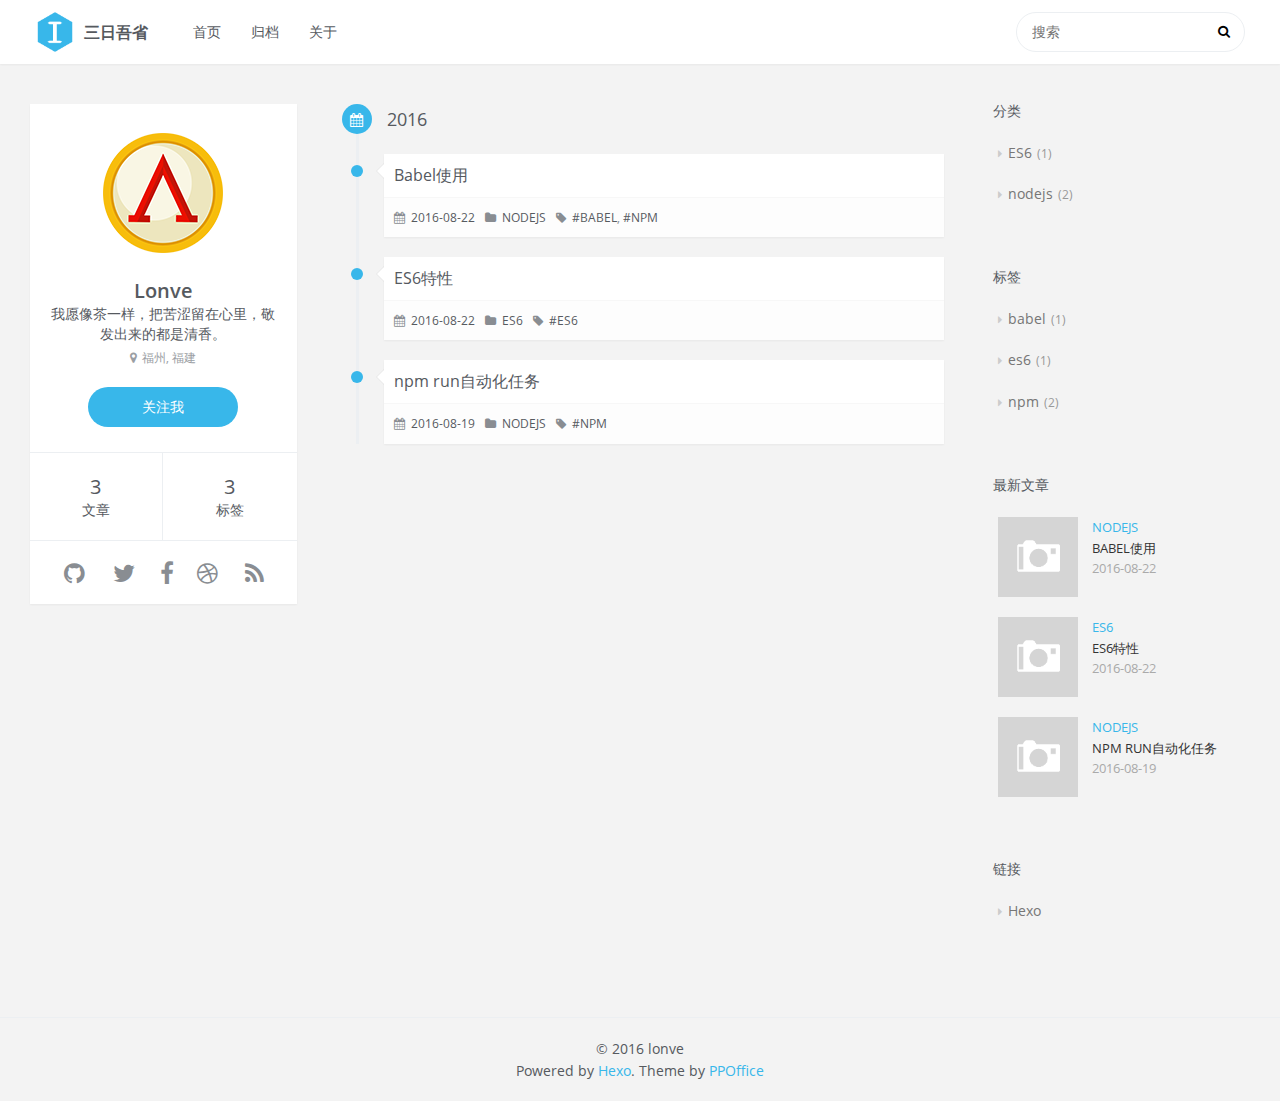
<file: archives/2016/index.html>
<!DOCTYPE html>
<html lang=zh>
<head>
    <meta charset="utf-8">
    
    <title>归档: 2016 | 三日吾省</title>
    <meta name="viewport" content="width=device-width, initial-scale=1, maximum-scale=1" />
    <meta name="description" content="Lonve">
<meta property="og:type" content="website">
<meta property="og:title" content="三日吾省">
<meta property="og:url" content="http://389cadcom.github.io/archives/2016/index.html">
<meta property="og:site_name" content="三日吾省">
<meta property="og:description" content="Lonve">
<meta name="twitter:card" content="summary">
<meta name="twitter:title" content="三日吾省">
<meta name="twitter:description" content="Lonve">
    

    
        <link rel="alternate" href="/" title="三日吾省" type="application/atom+xml" />
    

    

    <link rel="stylesheet" href="/vendor/font-awesome/css/font-awesome.min.css">
    <link rel="stylesheet" href="/vendor/open-sans/styles.css">
    <link rel="stylesheet" href="/vendor/source-code-pro/styles.css">

    <link rel="stylesheet" href="/css/style.css">

    <script src="/vendor/jquery/2.1.3/jquery.min.js"></script>
    
    
        <link rel="stylesheet" href="/vendor/fancybox/jquery.fancybox.css">
    
    
    
    

</head>

<body>
    <div id="container">
        <header id="header">
    <div id="header-main" class="header-inner">
        <div class="outer">
            <a href="/" id="logo">
                <i class="logo"></i>
                <span class="site-title">三日吾省</span>
            </a>
            <nav id="main-nav">
                
                    <a class="main-nav-link" href="/">首页</a>
                
                    <a class="main-nav-link" href="/archives">归档</a>
                
                    <a class="main-nav-link" href="/about">关于</a>
                
            </nav>
            
                
                <nav id="sub-nav">
                    <div class="profile" id="profile-nav">
                        <a id="profile-anchor" href="javascript:;">
                            <img class="avatar" src="/css/images/avatar.png" />
                            <i class="fa fa-caret-down"></i>
                        </a>
                    </div>
                </nav>
            
            <div id="search-form-wrap">

    <form class="search-form">
        <input type="text" class="ins-search-input search-form-input" placeholder="搜索" />
        <button type="submit" class="search-form-submit"></button>
    </form>
    <div class="ins-search">
    <div class="ins-search-mask"></div>
    <div class="ins-search-container">
        <div class="ins-input-wrapper">
            <input type="text" class="ins-search-input" placeholder="想要查找什么..." />
            <span class="ins-close ins-selectable"><i class="fa fa-times-circle"></i></span>
        </div>
        <div class="ins-section-wrapper">
            <div class="ins-section-container"></div>
        </div>
    </div>
</div>
<script>
(function (window) {
    var INSIGHT_CONFIG = {
        TRANSLATION: {
            POSTS: '文章',
            PAGES: '页面',
            CATEGORIES: '分类',
            TAGS: '标签',
            UNTITLED: '(未命名)',
        },
        ROOT_URL: '/'
    };
    window.INSIGHT_CONFIG = INSIGHT_CONFIG;
})(window);
</script>
<script src="/js/insight.js"></script>

</div>
        </div>
    </div>
    <div id="main-nav-mobile" class="header-sub header-inner">
        <table class="menu outer">
            <tr>
                
                    <td><a class="main-nav-link" href="/">首页</a></td>
                
                    <td><a class="main-nav-link" href="/archives">归档</a></td>
                
                    <td><a class="main-nav-link" href="/about">关于</a></td>
                
                <td>
                    
    <div class="search-form">
        <input type="text" class="ins-search-input search-form-input" placeholder="搜索" />
    </div>

                </td>
            </tr>
        </table>
    </div>
</header>

        <div class="outer">
            
                

<aside id="profile">
    <div class="inner profile-inner">
        <div class="base-info profile-block">
            <img id="avatar" src="/css/images/avatar.png" />
            <h2 id="name">Lonve</h2>
            <h3 id="title">我愿像茶一样，把苦涩留在心里，敬发出来的都是清香。</h3>
            <span id="location"><i class="fa fa-map-marker"></i>福州, 福建</span>
            <a id="follow" target="_blank" href="https://github.com/389cadcom/">关注我</a>
        </div>
        <div class="article-info profile-block">
            <div class="article-info-block">
                3
                <span>文章</span>
            </div>
            <div class="article-info-block">
                3
                <span>标签</span>
            </div>
        </div>
        
        <div class="profile-block social-links">
            <table>
                <tr>
                    
                    
                    <td>
                        <a href="http://github.com/389cadcom" target="_blank" title="github" class=tooltip>
                            <i class="fa fa-github"></i>
                        </a>
                    </td>
                    
                    <td>
                        <a href="/" target="_blank" title="twitter" class=tooltip>
                            <i class="fa fa-twitter"></i>
                        </a>
                    </td>
                    
                    <td>
                        <a href="/" target="_blank" title="facebook" class=tooltip>
                            <i class="fa fa-facebook"></i>
                        </a>
                    </td>
                    
                    <td>
                        <a href="/" target="_blank" title="dribbble" class=tooltip>
                            <i class="fa fa-dribbble"></i>
                        </a>
                    </td>
                    
                    <td>
                        <a href="/" target="_blank" title="rss" class=tooltip>
                            <i class="fa fa-rss"></i>
                        </a>
                    </td>
                    
                </tr>
            </table>
        </div>
        
    </div>
</aside>

            
            <section id="main"><div class="timeline timeline-wrap">
    
            <div class="timeline-row timeline-row-major">
                <span class="node"><i class="fa fa-calendar"></i></span>
                <h1 class="title">2016</h1>
            </div>
        
        <div class="timeline-row">
            <span class="node"></span>
            <div class="content">
                
    
        <h1 itemprop="name">
            <a class="timeline-article-title" href="/2016/08/22/Babel使用/">Babel使用</a>
        </h1>
    

                <div class="article-meta">
                    
    <div class="article-date">
        <i class="fa fa-calendar"></i>
        <a href="/2016/08/22/Babel使用/">
            <time datetime="2016-08-22T03:20:01.114Z" itemprop="datePublished">2016-08-22</time>
        </a>
    </div>


                    
    <div class="article-category">
    	<i class="fa fa-folder"></i>
        <a class="article-category-link" href="/categories/nodejs/">nodejs</a>
    </div>

                    
    <div class="article-tag">
        <i class="fa fa-tag"></i>
        <a class="tag-link" href="/tags/babel/">babel</a>, <a class="tag-link" href="/tags/npm/">npm</a>
    </div>

                </div>
            </div>
        </div>
    
        <div class="timeline-row">
            <span class="node"></span>
            <div class="content">
                
    
        <h1 itemprop="name">
            <a class="timeline-article-title" href="/2016/08/22/ES6特性/">ES6特性</a>
        </h1>
    

                <div class="article-meta">
                    
    <div class="article-date">
        <i class="fa fa-calendar"></i>
        <a href="/2016/08/22/ES6特性/">
            <time datetime="2016-08-22T01:16:05.709Z" itemprop="datePublished">2016-08-22</time>
        </a>
    </div>


                    
    <div class="article-category">
    	<i class="fa fa-folder"></i>
        <a class="article-category-link" href="/categories/ES6/">ES6</a>
    </div>

                    
    <div class="article-tag">
        <i class="fa fa-tag"></i>
        <a class="tag-link" href="/tags/es6/">es6</a>
    </div>

                </div>
            </div>
        </div>
    
        <div class="timeline-row">
            <span class="node"></span>
            <div class="content">
                
    
        <h1 itemprop="name">
            <a class="timeline-article-title" href="/2016/08/19/npm run自动化/">npm run自动化任务</a>
        </h1>
    

                <div class="article-meta">
                    
    <div class="article-date">
        <i class="fa fa-calendar"></i>
        <a href="/2016/08/19/npm run自动化/">
            <time datetime="2016-08-19T07:08:18.382Z" itemprop="datePublished">2016-08-19</time>
        </a>
    </div>


                    
    <div class="article-category">
    	<i class="fa fa-folder"></i>
        <a class="article-category-link" href="/categories/nodejs/">nodejs</a>
    </div>

                    
    <div class="article-tag">
        <i class="fa fa-tag"></i>
        <a class="tag-link" href="/tags/npm/">npm</a>
    </div>

                </div>
            </div>
        </div>
    
</div>
</section>
            
                <aside id="sidebar">
   
        
    <div class="widget-wrap">
        <h3 class="widget-title">分类</h3>
        <div class="widget">
            <ul class="category-list"><li class="category-list-item"><a class="category-list-link" href="/categories/ES6/">ES6</a><span class="category-list-count">1</span></li><li class="category-list-item"><a class="category-list-link" href="/categories/nodejs/">nodejs</a><span class="category-list-count">2</span></li></ul>
        </div>
    </div>

    
        
    <div class="widget-wrap">
        <h3 class="widget-title">标签</h3>
        <div class="widget">
            <ul class="tag-list"><li class="tag-list-item"><a class="tag-list-link" href="/tags/babel/">babel</a><span class="tag-list-count">1</span></li><li class="tag-list-item"><a class="tag-list-link" href="/tags/es6/">es6</a><span class="tag-list-count">1</span></li><li class="tag-list-item"><a class="tag-list-link" href="/tags/npm/">npm</a><span class="tag-list-count">2</span></li></ul>
        </div>
    </div>

    
        
    <div class="widget-wrap">
        <h3 class="widget-title">最新文章</h3>
        <div class="widget">
            <ul id="recent-post" class="">
                
                    <li>
                        
                        <div class="item-thumbnail">
                            <a href="/2016/08/22/Babel使用/" class="thumbnail">
    
    
        <span class="thumbnail-image thumbnail-none"></span>
    
</a>

                        </div>
                        
                        <div class="item-inner">
                            <p class="item-category"><a class="article-category-link" href="/categories/nodejs/">nodejs</a></p>
                            <p class="item-title"><a href="/2016/08/22/Babel使用/" class="title">Babel使用</a></p>
                            <p class="item-date"><time datetime="2016-08-22T03:20:01.114Z" itemprop="datePublished">2016-08-22</time></p>
                        </div>
                    </li>
                
                    <li>
                        
                        <div class="item-thumbnail">
                            <a href="/2016/08/22/ES6特性/" class="thumbnail">
    
    
        <span class="thumbnail-image thumbnail-none"></span>
    
</a>

                        </div>
                        
                        <div class="item-inner">
                            <p class="item-category"><a class="article-category-link" href="/categories/ES6/">ES6</a></p>
                            <p class="item-title"><a href="/2016/08/22/ES6特性/" class="title">ES6特性</a></p>
                            <p class="item-date"><time datetime="2016-08-22T01:16:05.709Z" itemprop="datePublished">2016-08-22</time></p>
                        </div>
                    </li>
                
                    <li>
                        
                        <div class="item-thumbnail">
                            <a href="/2016/08/19/npm run自动化/" class="thumbnail">
    
    
        <span class="thumbnail-image thumbnail-none"></span>
    
</a>

                        </div>
                        
                        <div class="item-inner">
                            <p class="item-category"><a class="article-category-link" href="/categories/nodejs/">nodejs</a></p>
                            <p class="item-title"><a href="/2016/08/19/npm run自动化/" class="title">npm run自动化任务</a></p>
                            <p class="item-date"><time datetime="2016-08-19T07:08:18.382Z" itemprop="datePublished">2016-08-19</time></p>
                        </div>
                    </li>
                
            </ul>
        </div>
    </div>

    
        
    <div class="widget-wrap widget-list">
        <h3 class="widget-title">链接</h3>
        <div class="widget">
            <ul>
                
                    <li>
                        <a href="http://hexo.io">Hexo</a>
                    </li>
                
            </ul>
        </div>
    </div>


    
    <div id="toTop" class="fa fa-angle-up"></div>
</aside>
            
        </div>
        <footer id="footer">
    <div class="outer">
        <div id="footer-info" class="inner">
            &copy; 2016 lonve<br>
            Powered by <a href="http://hexo.io/" target="_blank">Hexo</a>. Theme by <a href="http://github.com/ppoffice">PPOffice</a>
        </div>
    </div>
</footer>
        
    
    <script type="text/javascript">
	var duoshuoQuery = {short_name:"araolin"};
	(function() {
		var ds = document.createElement('script');
		ds.type = 'text/javascript';ds.async = true;
		ds.src = (document.location.protocol == 'https:' ? 'https:' : 'http:') + '//static.duoshuo.com/embed.js';
		ds.charset = 'UTF-8';
		(document.getElementsByTagName('head')[0] 
		 || document.getElementsByTagName('body')[0]).appendChild(ds);
	})();
  </script>



    
        <script src="/vendor/fancybox/jquery.fancybox.pack.js"></script>
    


<!-- Custom Scripts -->
<script src="/js/main.js"></script>

    </div>
</body>
</html>
</file>
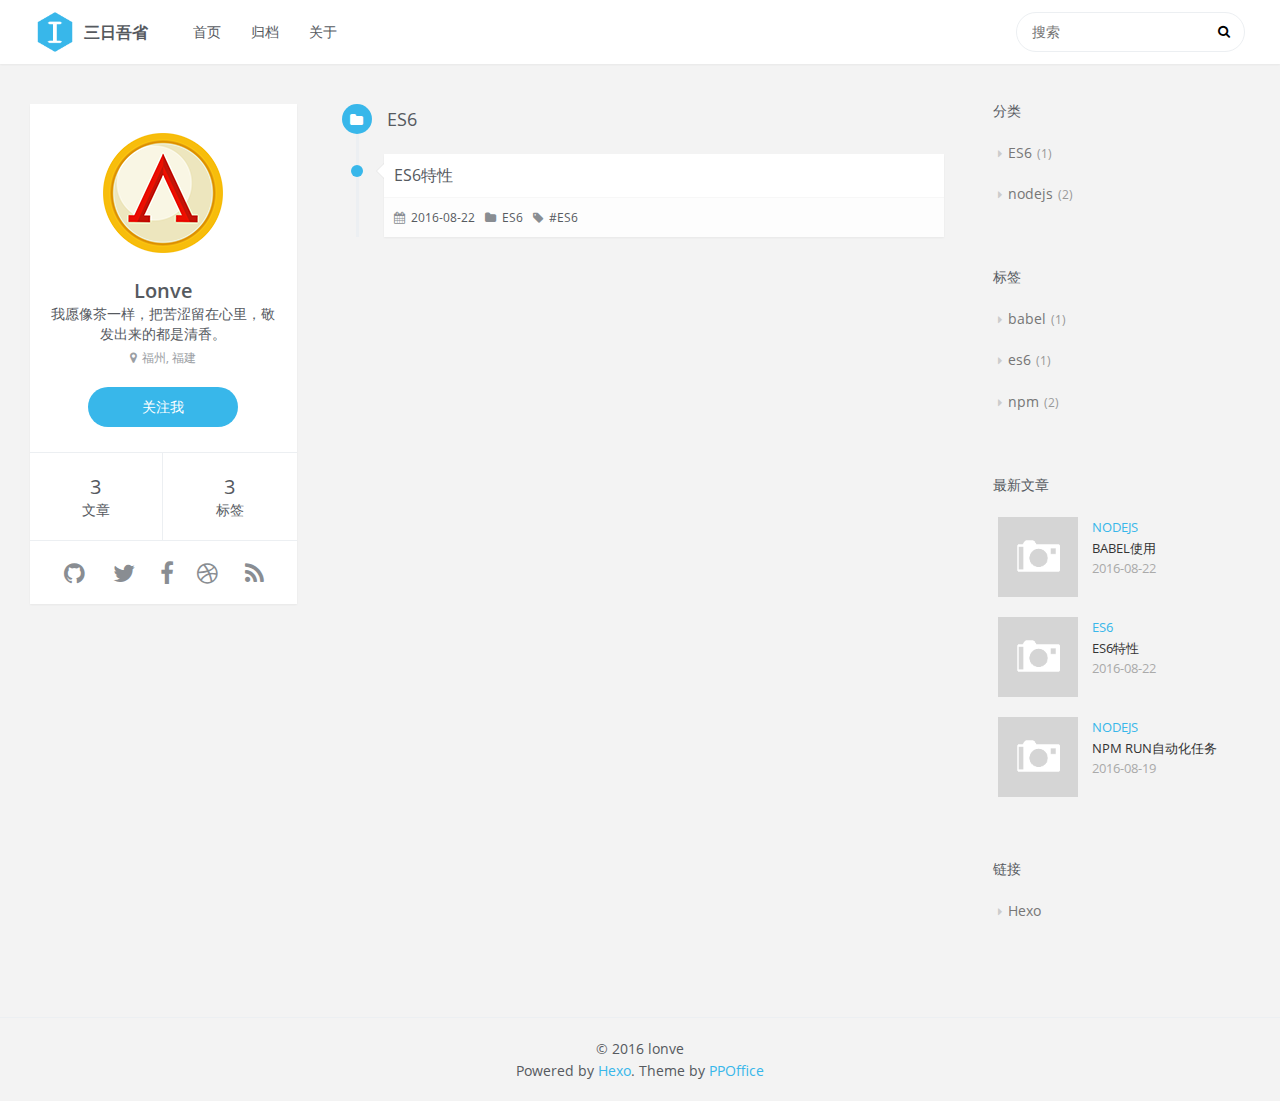
<file: categories/ES6/index.html>
<!DOCTYPE html>
<html lang=zh>
<head>
    <meta charset="utf-8">
    
    <title>分类: ES6 | 三日吾省</title>
    <meta name="viewport" content="width=device-width, initial-scale=1, maximum-scale=1" />
    <meta name="description" content="Lonve">
<meta property="og:type" content="website">
<meta property="og:title" content="三日吾省">
<meta property="og:url" content="http://389cadcom.github.io/categories/ES6/index.html">
<meta property="og:site_name" content="三日吾省">
<meta property="og:description" content="Lonve">
<meta name="twitter:card" content="summary">
<meta name="twitter:title" content="三日吾省">
<meta name="twitter:description" content="Lonve">
    

    
        <link rel="alternate" href="/" title="三日吾省" type="application/atom+xml" />
    

    

    <link rel="stylesheet" href="/vendor/font-awesome/css/font-awesome.min.css">
    <link rel="stylesheet" href="/vendor/open-sans/styles.css">
    <link rel="stylesheet" href="/vendor/source-code-pro/styles.css">

    <link rel="stylesheet" href="/css/style.css">

    <script src="/vendor/jquery/2.1.3/jquery.min.js"></script>
    
    
        <link rel="stylesheet" href="/vendor/fancybox/jquery.fancybox.css">
    
    
    
    

</head>

<body>
    <div id="container">
        <header id="header">
    <div id="header-main" class="header-inner">
        <div class="outer">
            <a href="/" id="logo">
                <i class="logo"></i>
                <span class="site-title">三日吾省</span>
            </a>
            <nav id="main-nav">
                
                    <a class="main-nav-link" href="/">首页</a>
                
                    <a class="main-nav-link" href="/archives">归档</a>
                
                    <a class="main-nav-link" href="/about">关于</a>
                
            </nav>
            
                
                <nav id="sub-nav">
                    <div class="profile" id="profile-nav">
                        <a id="profile-anchor" href="javascript:;">
                            <img class="avatar" src="/css/images/avatar.png" />
                            <i class="fa fa-caret-down"></i>
                        </a>
                    </div>
                </nav>
            
            <div id="search-form-wrap">

    <form class="search-form">
        <input type="text" class="ins-search-input search-form-input" placeholder="搜索" />
        <button type="submit" class="search-form-submit"></button>
    </form>
    <div class="ins-search">
    <div class="ins-search-mask"></div>
    <div class="ins-search-container">
        <div class="ins-input-wrapper">
            <input type="text" class="ins-search-input" placeholder="想要查找什么..." />
            <span class="ins-close ins-selectable"><i class="fa fa-times-circle"></i></span>
        </div>
        <div class="ins-section-wrapper">
            <div class="ins-section-container"></div>
        </div>
    </div>
</div>
<script>
(function (window) {
    var INSIGHT_CONFIG = {
        TRANSLATION: {
            POSTS: '文章',
            PAGES: '页面',
            CATEGORIES: '分类',
            TAGS: '标签',
            UNTITLED: '(未命名)',
        },
        ROOT_URL: '/'
    };
    window.INSIGHT_CONFIG = INSIGHT_CONFIG;
})(window);
</script>
<script src="/js/insight.js"></script>

</div>
        </div>
    </div>
    <div id="main-nav-mobile" class="header-sub header-inner">
        <table class="menu outer">
            <tr>
                
                    <td><a class="main-nav-link" href="/">首页</a></td>
                
                    <td><a class="main-nav-link" href="/archives">归档</a></td>
                
                    <td><a class="main-nav-link" href="/about">关于</a></td>
                
                <td>
                    
    <div class="search-form">
        <input type="text" class="ins-search-input search-form-input" placeholder="搜索" />
    </div>

                </td>
            </tr>
        </table>
    </div>
</header>

        <div class="outer">
            
                

<aside id="profile">
    <div class="inner profile-inner">
        <div class="base-info profile-block">
            <img id="avatar" src="/css/images/avatar.png" />
            <h2 id="name">Lonve</h2>
            <h3 id="title">我愿像茶一样，把苦涩留在心里，敬发出来的都是清香。</h3>
            <span id="location"><i class="fa fa-map-marker"></i>福州, 福建</span>
            <a id="follow" target="_blank" href="https://github.com/389cadcom/">关注我</a>
        </div>
        <div class="article-info profile-block">
            <div class="article-info-block">
                3
                <span>文章</span>
            </div>
            <div class="article-info-block">
                3
                <span>标签</span>
            </div>
        </div>
        
        <div class="profile-block social-links">
            <table>
                <tr>
                    
                    
                    <td>
                        <a href="http://github.com/389cadcom" target="_blank" title="github" class=tooltip>
                            <i class="fa fa-github"></i>
                        </a>
                    </td>
                    
                    <td>
                        <a href="/" target="_blank" title="twitter" class=tooltip>
                            <i class="fa fa-twitter"></i>
                        </a>
                    </td>
                    
                    <td>
                        <a href="/" target="_blank" title="facebook" class=tooltip>
                            <i class="fa fa-facebook"></i>
                        </a>
                    </td>
                    
                    <td>
                        <a href="/" target="_blank" title="dribbble" class=tooltip>
                            <i class="fa fa-dribbble"></i>
                        </a>
                    </td>
                    
                    <td>
                        <a href="/" target="_blank" title="rss" class=tooltip>
                            <i class="fa fa-rss"></i>
                        </a>
                    </td>
                    
                </tr>
            </table>
        </div>
        
    </div>
</aside>

            
            <section id="main">
<div class="timeline timeline-wrap">
    <div class="timeline-row timeline-row-major">
        <span class="node"><i class="fa fa-folder"></i></span>
        <h1 class="title">ES6</h1>
    </div>
    
        <div class="timeline-row">
            <span class="node"></span>
            <div class="content">
                
    
        <h1 itemprop="name">
            <a class="timeline-article-title" href="/2016/08/22/ES6特性/">ES6特性</a>
        </h1>
    

                <div class="article-meta">
                    
    <div class="article-date">
        <i class="fa fa-calendar"></i>
        <a href="/2016/08/22/ES6特性/">
            <time datetime="2016-08-22T01:16:05.709Z" itemprop="datePublished">2016-08-22</time>
        </a>
    </div>


                    
    <div class="article-category">
    	<i class="fa fa-folder"></i>
        <a class="article-category-link" href="/categories/ES6/">ES6</a>
    </div>

                    
    <div class="article-tag">
        <i class="fa fa-tag"></i>
        <a class="tag-link" href="/tags/es6/">es6</a>
    </div>

                </div>
            </div>
        </div>
    
</div>
</section>
            
                <aside id="sidebar">
   
        
    <div class="widget-wrap">
        <h3 class="widget-title">分类</h3>
        <div class="widget">
            <ul class="category-list"><li class="category-list-item"><a class="category-list-link" href="/categories/ES6/">ES6</a><span class="category-list-count">1</span></li><li class="category-list-item"><a class="category-list-link" href="/categories/nodejs/">nodejs</a><span class="category-list-count">2</span></li></ul>
        </div>
    </div>

    
        
    <div class="widget-wrap">
        <h3 class="widget-title">标签</h3>
        <div class="widget">
            <ul class="tag-list"><li class="tag-list-item"><a class="tag-list-link" href="/tags/babel/">babel</a><span class="tag-list-count">1</span></li><li class="tag-list-item"><a class="tag-list-link" href="/tags/es6/">es6</a><span class="tag-list-count">1</span></li><li class="tag-list-item"><a class="tag-list-link" href="/tags/npm/">npm</a><span class="tag-list-count">2</span></li></ul>
        </div>
    </div>

    
        
    <div class="widget-wrap">
        <h3 class="widget-title">最新文章</h3>
        <div class="widget">
            <ul id="recent-post" class="">
                
                    <li>
                        
                        <div class="item-thumbnail">
                            <a href="/2016/08/22/Babel使用/" class="thumbnail">
    
    
        <span class="thumbnail-image thumbnail-none"></span>
    
</a>

                        </div>
                        
                        <div class="item-inner">
                            <p class="item-category"><a class="article-category-link" href="/categories/nodejs/">nodejs</a></p>
                            <p class="item-title"><a href="/2016/08/22/Babel使用/" class="title">Babel使用</a></p>
                            <p class="item-date"><time datetime="2016-08-22T03:20:01.114Z" itemprop="datePublished">2016-08-22</time></p>
                        </div>
                    </li>
                
                    <li>
                        
                        <div class="item-thumbnail">
                            <a href="/2016/08/22/ES6特性/" class="thumbnail">
    
    
        <span class="thumbnail-image thumbnail-none"></span>
    
</a>

                        </div>
                        
                        <div class="item-inner">
                            <p class="item-category"><a class="article-category-link" href="/categories/ES6/">ES6</a></p>
                            <p class="item-title"><a href="/2016/08/22/ES6特性/" class="title">ES6特性</a></p>
                            <p class="item-date"><time datetime="2016-08-22T01:16:05.709Z" itemprop="datePublished">2016-08-22</time></p>
                        </div>
                    </li>
                
                    <li>
                        
                        <div class="item-thumbnail">
                            <a href="/2016/08/19/npm run自动化/" class="thumbnail">
    
    
        <span class="thumbnail-image thumbnail-none"></span>
    
</a>

                        </div>
                        
                        <div class="item-inner">
                            <p class="item-category"><a class="article-category-link" href="/categories/nodejs/">nodejs</a></p>
                            <p class="item-title"><a href="/2016/08/19/npm run自动化/" class="title">npm run自动化任务</a></p>
                            <p class="item-date"><time datetime="2016-08-19T07:08:18.382Z" itemprop="datePublished">2016-08-19</time></p>
                        </div>
                    </li>
                
            </ul>
        </div>
    </div>

    
        
    <div class="widget-wrap widget-list">
        <h3 class="widget-title">链接</h3>
        <div class="widget">
            <ul>
                
                    <li>
                        <a href="http://hexo.io">Hexo</a>
                    </li>
                
            </ul>
        </div>
    </div>


    
    <div id="toTop" class="fa fa-angle-up"></div>
</aside>
            
        </div>
        <footer id="footer">
    <div class="outer">
        <div id="footer-info" class="inner">
            &copy; 2016 lonve<br>
            Powered by <a href="http://hexo.io/" target="_blank">Hexo</a>. Theme by <a href="http://github.com/ppoffice">PPOffice</a>
        </div>
    </div>
</footer>
        
    
    <script type="text/javascript">
	var duoshuoQuery = {short_name:"araolin"};
	(function() {
		var ds = document.createElement('script');
		ds.type = 'text/javascript';ds.async = true;
		ds.src = (document.location.protocol == 'https:' ? 'https:' : 'http:') + '//static.duoshuo.com/embed.js';
		ds.charset = 'UTF-8';
		(document.getElementsByTagName('head')[0] 
		 || document.getElementsByTagName('body')[0]).appendChild(ds);
	})();
  </script>



    
        <script src="/vendor/fancybox/jquery.fancybox.pack.js"></script>
    


<!-- Custom Scripts -->
<script src="/js/main.js"></script>

    </div>
</body>
</html>
</file>
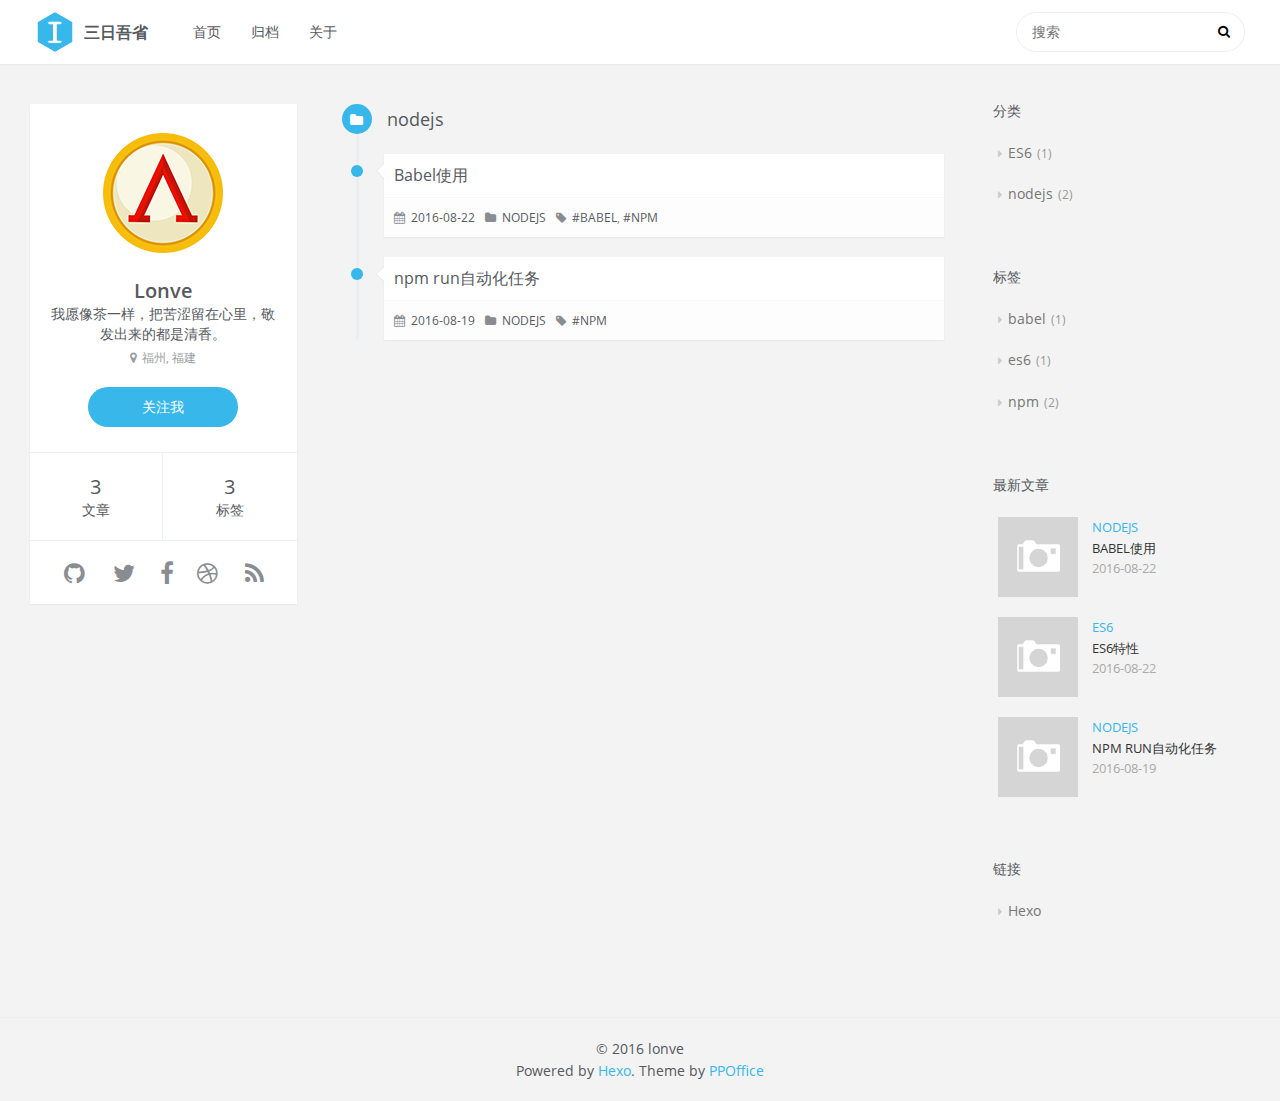
<file: categories/nodejs/index.html>
<!DOCTYPE html>
<html lang=zh>
<head>
    <meta charset="utf-8">
    
    <title>分类: nodejs | 三日吾省</title>
    <meta name="viewport" content="width=device-width, initial-scale=1, maximum-scale=1" />
    <meta name="description" content="Lonve">
<meta property="og:type" content="website">
<meta property="og:title" content="三日吾省">
<meta property="og:url" content="http://389cadcom.github.io/categories/nodejs/index.html">
<meta property="og:site_name" content="三日吾省">
<meta property="og:description" content="Lonve">
<meta name="twitter:card" content="summary">
<meta name="twitter:title" content="三日吾省">
<meta name="twitter:description" content="Lonve">
    

    
        <link rel="alternate" href="/" title="三日吾省" type="application/atom+xml" />
    

    

    <link rel="stylesheet" href="/vendor/font-awesome/css/font-awesome.min.css">
    <link rel="stylesheet" href="/vendor/open-sans/styles.css">
    <link rel="stylesheet" href="/vendor/source-code-pro/styles.css">

    <link rel="stylesheet" href="/css/style.css">

    <script src="/vendor/jquery/2.1.3/jquery.min.js"></script>
    
    
        <link rel="stylesheet" href="/vendor/fancybox/jquery.fancybox.css">
    
    
    
    

</head>

<body>
    <div id="container">
        <header id="header">
    <div id="header-main" class="header-inner">
        <div class="outer">
            <a href="/" id="logo">
                <i class="logo"></i>
                <span class="site-title">三日吾省</span>
            </a>
            <nav id="main-nav">
                
                    <a class="main-nav-link" href="/">首页</a>
                
                    <a class="main-nav-link" href="/archives">归档</a>
                
                    <a class="main-nav-link" href="/about">关于</a>
                
            </nav>
            
                
                <nav id="sub-nav">
                    <div class="profile" id="profile-nav">
                        <a id="profile-anchor" href="javascript:;">
                            <img class="avatar" src="/css/images/avatar.png" />
                            <i class="fa fa-caret-down"></i>
                        </a>
                    </div>
                </nav>
            
            <div id="search-form-wrap">

    <form class="search-form">
        <input type="text" class="ins-search-input search-form-input" placeholder="搜索" />
        <button type="submit" class="search-form-submit"></button>
    </form>
    <div class="ins-search">
    <div class="ins-search-mask"></div>
    <div class="ins-search-container">
        <div class="ins-input-wrapper">
            <input type="text" class="ins-search-input" placeholder="想要查找什么..." />
            <span class="ins-close ins-selectable"><i class="fa fa-times-circle"></i></span>
        </div>
        <div class="ins-section-wrapper">
            <div class="ins-section-container"></div>
        </div>
    </div>
</div>
<script>
(function (window) {
    var INSIGHT_CONFIG = {
        TRANSLATION: {
            POSTS: '文章',
            PAGES: '页面',
            CATEGORIES: '分类',
            TAGS: '标签',
            UNTITLED: '(未命名)',
        },
        ROOT_URL: '/'
    };
    window.INSIGHT_CONFIG = INSIGHT_CONFIG;
})(window);
</script>
<script src="/js/insight.js"></script>

</div>
        </div>
    </div>
    <div id="main-nav-mobile" class="header-sub header-inner">
        <table class="menu outer">
            <tr>
                
                    <td><a class="main-nav-link" href="/">首页</a></td>
                
                    <td><a class="main-nav-link" href="/archives">归档</a></td>
                
                    <td><a class="main-nav-link" href="/about">关于</a></td>
                
                <td>
                    
    <div class="search-form">
        <input type="text" class="ins-search-input search-form-input" placeholder="搜索" />
    </div>

                </td>
            </tr>
        </table>
    </div>
</header>

        <div class="outer">
            
                

<aside id="profile">
    <div class="inner profile-inner">
        <div class="base-info profile-block">
            <img id="avatar" src="/css/images/avatar.png" />
            <h2 id="name">Lonve</h2>
            <h3 id="title">我愿像茶一样，把苦涩留在心里，敬发出来的都是清香。</h3>
            <span id="location"><i class="fa fa-map-marker"></i>福州, 福建</span>
            <a id="follow" target="_blank" href="https://github.com/389cadcom/">关注我</a>
        </div>
        <div class="article-info profile-block">
            <div class="article-info-block">
                3
                <span>文章</span>
            </div>
            <div class="article-info-block">
                3
                <span>标签</span>
            </div>
        </div>
        
        <div class="profile-block social-links">
            <table>
                <tr>
                    
                    
                    <td>
                        <a href="http://github.com/389cadcom" target="_blank" title="github" class=tooltip>
                            <i class="fa fa-github"></i>
                        </a>
                    </td>
                    
                    <td>
                        <a href="/" target="_blank" title="twitter" class=tooltip>
                            <i class="fa fa-twitter"></i>
                        </a>
                    </td>
                    
                    <td>
                        <a href="/" target="_blank" title="facebook" class=tooltip>
                            <i class="fa fa-facebook"></i>
                        </a>
                    </td>
                    
                    <td>
                        <a href="/" target="_blank" title="dribbble" class=tooltip>
                            <i class="fa fa-dribbble"></i>
                        </a>
                    </td>
                    
                    <td>
                        <a href="/" target="_blank" title="rss" class=tooltip>
                            <i class="fa fa-rss"></i>
                        </a>
                    </td>
                    
                </tr>
            </table>
        </div>
        
    </div>
</aside>

            
            <section id="main">
<div class="timeline timeline-wrap">
    <div class="timeline-row timeline-row-major">
        <span class="node"><i class="fa fa-folder"></i></span>
        <h1 class="title">nodejs</h1>
    </div>
    
        <div class="timeline-row">
            <span class="node"></span>
            <div class="content">
                
    
        <h1 itemprop="name">
            <a class="timeline-article-title" href="/2016/08/22/Babel使用/">Babel使用</a>
        </h1>
    

                <div class="article-meta">
                    
    <div class="article-date">
        <i class="fa fa-calendar"></i>
        <a href="/2016/08/22/Babel使用/">
            <time datetime="2016-08-22T03:20:01.114Z" itemprop="datePublished">2016-08-22</time>
        </a>
    </div>


                    
    <div class="article-category">
    	<i class="fa fa-folder"></i>
        <a class="article-category-link" href="/categories/nodejs/">nodejs</a>
    </div>

                    
    <div class="article-tag">
        <i class="fa fa-tag"></i>
        <a class="tag-link" href="/tags/babel/">babel</a>, <a class="tag-link" href="/tags/npm/">npm</a>
    </div>

                </div>
            </div>
        </div>
    
        <div class="timeline-row">
            <span class="node"></span>
            <div class="content">
                
    
        <h1 itemprop="name">
            <a class="timeline-article-title" href="/2016/08/19/npm run自动化/">npm run自动化任务</a>
        </h1>
    

                <div class="article-meta">
                    
    <div class="article-date">
        <i class="fa fa-calendar"></i>
        <a href="/2016/08/19/npm run自动化/">
            <time datetime="2016-08-19T07:08:18.382Z" itemprop="datePublished">2016-08-19</time>
        </a>
    </div>


                    
    <div class="article-category">
    	<i class="fa fa-folder"></i>
        <a class="article-category-link" href="/categories/nodejs/">nodejs</a>
    </div>

                    
    <div class="article-tag">
        <i class="fa fa-tag"></i>
        <a class="tag-link" href="/tags/npm/">npm</a>
    </div>

                </div>
            </div>
        </div>
    
</div>
</section>
            
                <aside id="sidebar">
   
        
    <div class="widget-wrap">
        <h3 class="widget-title">分类</h3>
        <div class="widget">
            <ul class="category-list"><li class="category-list-item"><a class="category-list-link" href="/categories/ES6/">ES6</a><span class="category-list-count">1</span></li><li class="category-list-item"><a class="category-list-link" href="/categories/nodejs/">nodejs</a><span class="category-list-count">2</span></li></ul>
        </div>
    </div>

    
        
    <div class="widget-wrap">
        <h3 class="widget-title">标签</h3>
        <div class="widget">
            <ul class="tag-list"><li class="tag-list-item"><a class="tag-list-link" href="/tags/babel/">babel</a><span class="tag-list-count">1</span></li><li class="tag-list-item"><a class="tag-list-link" href="/tags/es6/">es6</a><span class="tag-list-count">1</span></li><li class="tag-list-item"><a class="tag-list-link" href="/tags/npm/">npm</a><span class="tag-list-count">2</span></li></ul>
        </div>
    </div>

    
        
    <div class="widget-wrap">
        <h3 class="widget-title">最新文章</h3>
        <div class="widget">
            <ul id="recent-post" class="">
                
                    <li>
                        
                        <div class="item-thumbnail">
                            <a href="/2016/08/22/Babel使用/" class="thumbnail">
    
    
        <span class="thumbnail-image thumbnail-none"></span>
    
</a>

                        </div>
                        
                        <div class="item-inner">
                            <p class="item-category"><a class="article-category-link" href="/categories/nodejs/">nodejs</a></p>
                            <p class="item-title"><a href="/2016/08/22/Babel使用/" class="title">Babel使用</a></p>
                            <p class="item-date"><time datetime="2016-08-22T03:20:01.114Z" itemprop="datePublished">2016-08-22</time></p>
                        </div>
                    </li>
                
                    <li>
                        
                        <div class="item-thumbnail">
                            <a href="/2016/08/22/ES6特性/" class="thumbnail">
    
    
        <span class="thumbnail-image thumbnail-none"></span>
    
</a>

                        </div>
                        
                        <div class="item-inner">
                            <p class="item-category"><a class="article-category-link" href="/categories/ES6/">ES6</a></p>
                            <p class="item-title"><a href="/2016/08/22/ES6特性/" class="title">ES6特性</a></p>
                            <p class="item-date"><time datetime="2016-08-22T01:16:05.709Z" itemprop="datePublished">2016-08-22</time></p>
                        </div>
                    </li>
                
                    <li>
                        
                        <div class="item-thumbnail">
                            <a href="/2016/08/19/npm run自动化/" class="thumbnail">
    
    
        <span class="thumbnail-image thumbnail-none"></span>
    
</a>

                        </div>
                        
                        <div class="item-inner">
                            <p class="item-category"><a class="article-category-link" href="/categories/nodejs/">nodejs</a></p>
                            <p class="item-title"><a href="/2016/08/19/npm run自动化/" class="title">npm run自动化任务</a></p>
                            <p class="item-date"><time datetime="2016-08-19T07:08:18.382Z" itemprop="datePublished">2016-08-19</time></p>
                        </div>
                    </li>
                
            </ul>
        </div>
    </div>

    
        
    <div class="widget-wrap widget-list">
        <h3 class="widget-title">链接</h3>
        <div class="widget">
            <ul>
                
                    <li>
                        <a href="http://hexo.io">Hexo</a>
                    </li>
                
            </ul>
        </div>
    </div>


    
    <div id="toTop" class="fa fa-angle-up"></div>
</aside>
            
        </div>
        <footer id="footer">
    <div class="outer">
        <div id="footer-info" class="inner">
            &copy; 2016 lonve<br>
            Powered by <a href="http://hexo.io/" target="_blank">Hexo</a>. Theme by <a href="http://github.com/ppoffice">PPOffice</a>
        </div>
    </div>
</footer>
        
    
    <script type="text/javascript">
	var duoshuoQuery = {short_name:"araolin"};
	(function() {
		var ds = document.createElement('script');
		ds.type = 'text/javascript';ds.async = true;
		ds.src = (document.location.protocol == 'https:' ? 'https:' : 'http:') + '//static.duoshuo.com/embed.js';
		ds.charset = 'UTF-8';
		(document.getElementsByTagName('head')[0] 
		 || document.getElementsByTagName('body')[0]).appendChild(ds);
	})();
  </script>



    
        <script src="/vendor/fancybox/jquery.fancybox.pack.js"></script>
    


<!-- Custom Scripts -->
<script src="/js/main.js"></script>

    </div>
</body>
</html>
</file>
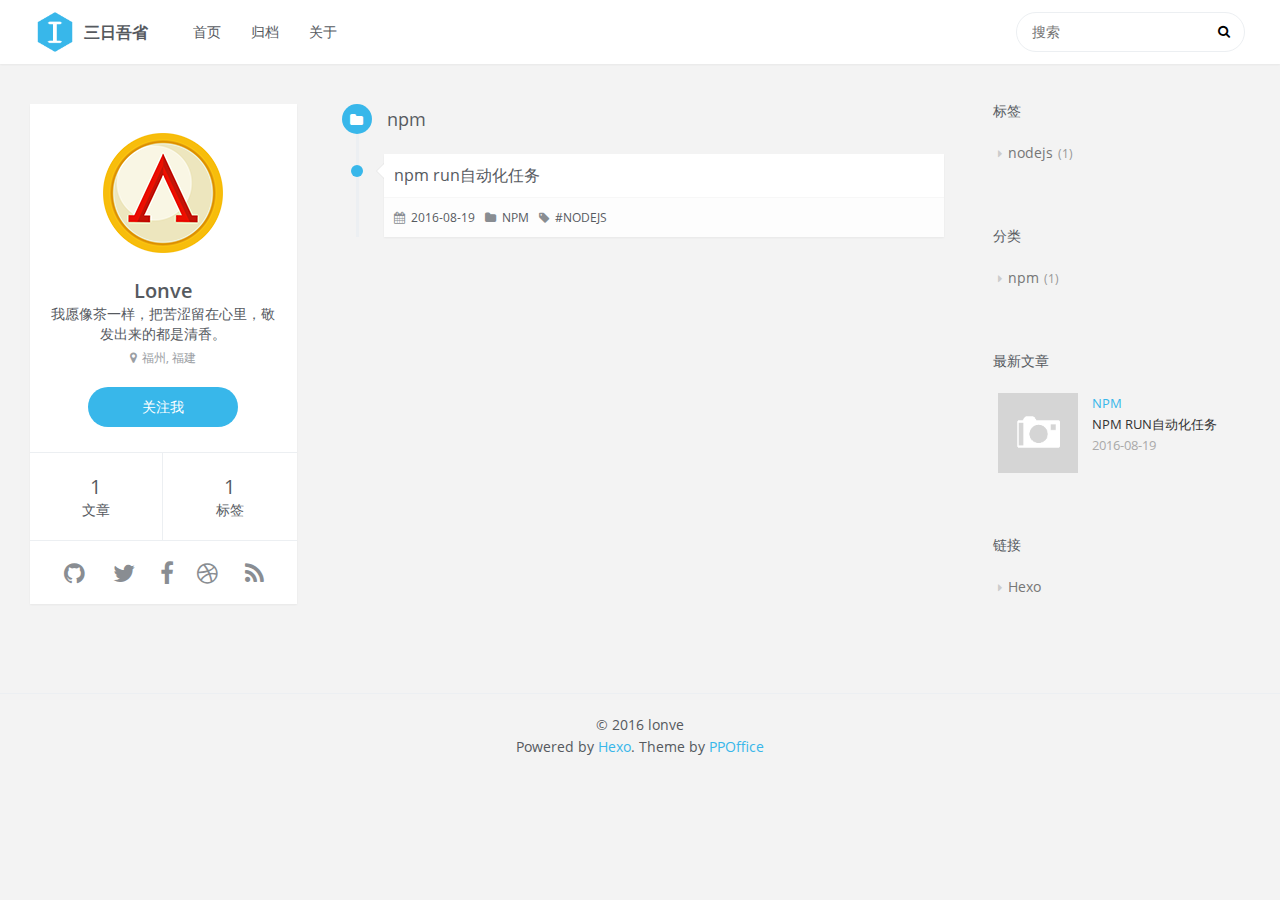
<file: categories/npm/index.html>
<!DOCTYPE html>
<html lang=zh>
<head>
    <meta charset="utf-8">
    
    <title>分类: npm | 三日吾省</title>
    <meta name="viewport" content="width=device-width, initial-scale=1, maximum-scale=1" />
    <meta name="description" content="Lonve">
<meta property="og:type" content="website">
<meta property="og:title" content="三日吾省">
<meta property="og:url" content="http://yoursite.com/categories/npm/index.html">
<meta property="og:site_name" content="三日吾省">
<meta property="og:description" content="Lonve">
<meta name="twitter:card" content="summary">
<meta name="twitter:title" content="三日吾省">
<meta name="twitter:description" content="Lonve">
    

    
        <link rel="alternate" href="/" title="三日吾省" type="application/atom+xml" />
    

    

    <link rel="stylesheet" href="/vendor/font-awesome/css/font-awesome.min.css">
    <link rel="stylesheet" href="/vendor/open-sans/styles.css">
    <link rel="stylesheet" href="/vendor/source-code-pro/styles.css">

    <link rel="stylesheet" href="/css/style.css">

    <script src="/vendor/jquery/2.1.3/jquery.min.js"></script>
    
    
        <link rel="stylesheet" href="/vendor/fancybox/jquery.fancybox.css">
    
    
    
    

</head>

<body>
    <div id="container">
        <header id="header">
    <div id="header-main" class="header-inner">
        <div class="outer">
            <a href="/" id="logo">
                <i class="logo"></i>
                <span class="site-title">三日吾省</span>
            </a>
            <nav id="main-nav">
                
                    <a class="main-nav-link" href="/">首页</a>
                
                    <a class="main-nav-link" href="/archives">归档</a>
                
                    <a class="main-nav-link" href="/about">关于</a>
                
            </nav>
            
                
                <nav id="sub-nav">
                    <div class="profile" id="profile-nav">
                        <a id="profile-anchor" href="javascript:;">
                            <img class="avatar" src="/css/images/avatar.png" />
                            <i class="fa fa-caret-down"></i>
                        </a>
                    </div>
                </nav>
            
            <div id="search-form-wrap">

    <form class="search-form">
        <input type="text" class="ins-search-input search-form-input" placeholder="搜索" />
        <button type="submit" class="search-form-submit"></button>
    </form>
    <div class="ins-search">
    <div class="ins-search-mask"></div>
    <div class="ins-search-container">
        <div class="ins-input-wrapper">
            <input type="text" class="ins-search-input" placeholder="想要查找什么..." />
            <span class="ins-close ins-selectable"><i class="fa fa-times-circle"></i></span>
        </div>
        <div class="ins-section-wrapper">
            <div class="ins-section-container"></div>
        </div>
    </div>
</div>
<script>
(function (window) {
    var INSIGHT_CONFIG = {
        TRANSLATION: {
            POSTS: '文章',
            PAGES: '页面',
            CATEGORIES: '分类',
            TAGS: '标签',
            UNTITLED: '(未命名)',
        },
        ROOT_URL: '/'
    };
    window.INSIGHT_CONFIG = INSIGHT_CONFIG;
})(window);
</script>
<script src="/js/insight.js"></script>

</div>
        </div>
    </div>
    <div id="main-nav-mobile" class="header-sub header-inner">
        <table class="menu outer">
            <tr>
                
                    <td><a class="main-nav-link" href="/">首页</a></td>
                
                    <td><a class="main-nav-link" href="/archives">归档</a></td>
                
                    <td><a class="main-nav-link" href="/about">关于</a></td>
                
                <td>
                    
    <div class="search-form">
        <input type="text" class="ins-search-input search-form-input" placeholder="搜索" />
    </div>

                </td>
            </tr>
        </table>
    </div>
</header>

        <div class="outer">
            
                

<aside id="profile">
    <div class="inner profile-inner">
        <div class="base-info profile-block">
            <img id="avatar" src="/css/images/avatar.png" />
            <h2 id="name">Lonve</h2>
            <h3 id="title">我愿像茶一样，把苦涩留在心里，敬发出来的都是清香。</h3>
            <span id="location"><i class="fa fa-map-marker"></i>福州, 福建</span>
            <a id="follow" target="_blank" href="https://github.com/389cadcom/">关注我</a>
        </div>
        <div class="article-info profile-block">
            <div class="article-info-block">
                1
                <span>文章</span>
            </div>
            <div class="article-info-block">
                1
                <span>标签</span>
            </div>
        </div>
        
        <div class="profile-block social-links">
            <table>
                <tr>
                    
                    
                    <td>
                        <a href="http://github.com/389cadcom" target="_blank" title="github" class=tooltip>
                            <i class="fa fa-github"></i>
                        </a>
                    </td>
                    
                    <td>
                        <a href="/" target="_blank" title="twitter" class=tooltip>
                            <i class="fa fa-twitter"></i>
                        </a>
                    </td>
                    
                    <td>
                        <a href="/" target="_blank" title="facebook" class=tooltip>
                            <i class="fa fa-facebook"></i>
                        </a>
                    </td>
                    
                    <td>
                        <a href="/" target="_blank" title="dribbble" class=tooltip>
                            <i class="fa fa-dribbble"></i>
                        </a>
                    </td>
                    
                    <td>
                        <a href="/" target="_blank" title="rss" class=tooltip>
                            <i class="fa fa-rss"></i>
                        </a>
                    </td>
                    
                </tr>
            </table>
        </div>
        
    </div>
</aside>

            
            <section id="main">
<div class="timeline timeline-wrap">
    <div class="timeline-row timeline-row-major">
        <span class="node"><i class="fa fa-folder"></i></span>
        <h1 class="title">npm</h1>
    </div>
    
        <div class="timeline-row">
            <span class="node"></span>
            <div class="content">
                
    
        <h1 itemprop="name">
            <a class="timeline-article-title" href="/2016/08/19/npm run自动化/">npm run自动化任务</a>
        </h1>
    

                <div class="article-meta">
                    
    <div class="article-date">
        <i class="fa fa-calendar"></i>
        <a href="/2016/08/19/npm run自动化/">
            <time datetime="2016-08-19T07:08:18.382Z" itemprop="datePublished">2016-08-19</time>
        </a>
    </div>


                    
    <div class="article-category">
    	<i class="fa fa-folder"></i>
        <a class="article-category-link" href="/categories/npm/">npm</a>
    </div>

                    
    <div class="article-tag">
        <i class="fa fa-tag"></i>
        <a class="tag-link" href="/tags/nodejs/">nodejs</a>
    </div>

                </div>
            </div>
        </div>
    
</div>
</section>
            
                <aside id="sidebar">
   
        
    <div class="widget-wrap">
        <h3 class="widget-title">标签</h3>
        <div class="widget">
            <ul class="tag-list"><li class="tag-list-item"><a class="tag-list-link" href="/tags/nodejs/">nodejs</a><span class="tag-list-count">1</span></li></ul>
        </div>
    </div>

    
        
    <div class="widget-wrap">
        <h3 class="widget-title">分类</h3>
        <div class="widget">
            <ul class="category-list"><li class="category-list-item"><a class="category-list-link" href="/categories/npm/">npm</a><span class="category-list-count">1</span></li></ul>
        </div>
    </div>

    
        
    <div class="widget-wrap">
        <h3 class="widget-title">最新文章</h3>
        <div class="widget">
            <ul id="recent-post" class="">
                
                    <li>
                        
                        <div class="item-thumbnail">
                            <a href="/2016/08/19/npm run自动化/" class="thumbnail">
    
    
        <span class="thumbnail-image thumbnail-none"></span>
    
</a>

                        </div>
                        
                        <div class="item-inner">
                            <p class="item-category"><a class="article-category-link" href="/categories/npm/">npm</a></p>
                            <p class="item-title"><a href="/2016/08/19/npm run自动化/" class="title">npm run自动化任务</a></p>
                            <p class="item-date"><time datetime="2016-08-19T07:08:18.382Z" itemprop="datePublished">2016-08-19</time></p>
                        </div>
                    </li>
                
            </ul>
        </div>
    </div>

    
        
    <div class="widget-wrap widget-list">
        <h3 class="widget-title">链接</h3>
        <div class="widget">
            <ul>
                
                    <li>
                        <a href="http://hexo.io">Hexo</a>
                    </li>
                
            </ul>
        </div>
    </div>


    
    <div id="toTop" class="fa fa-angle-up"></div>
</aside>
            
        </div>
        <footer id="footer">
    <div class="outer">
        <div id="footer-info" class="inner">
            &copy; 2016 lonve<br>
            Powered by <a href="http://hexo.io/" target="_blank">Hexo</a>. Theme by <a href="http://github.com/ppoffice">PPOffice</a>
        </div>
    </div>
</footer>
        

    
        <script src="/vendor/fancybox/jquery.fancybox.pack.js"></script>
    


<!-- Custom Scripts -->
<script src="/js/main.js"></script>

    </div>
</body>
</html>
</file>
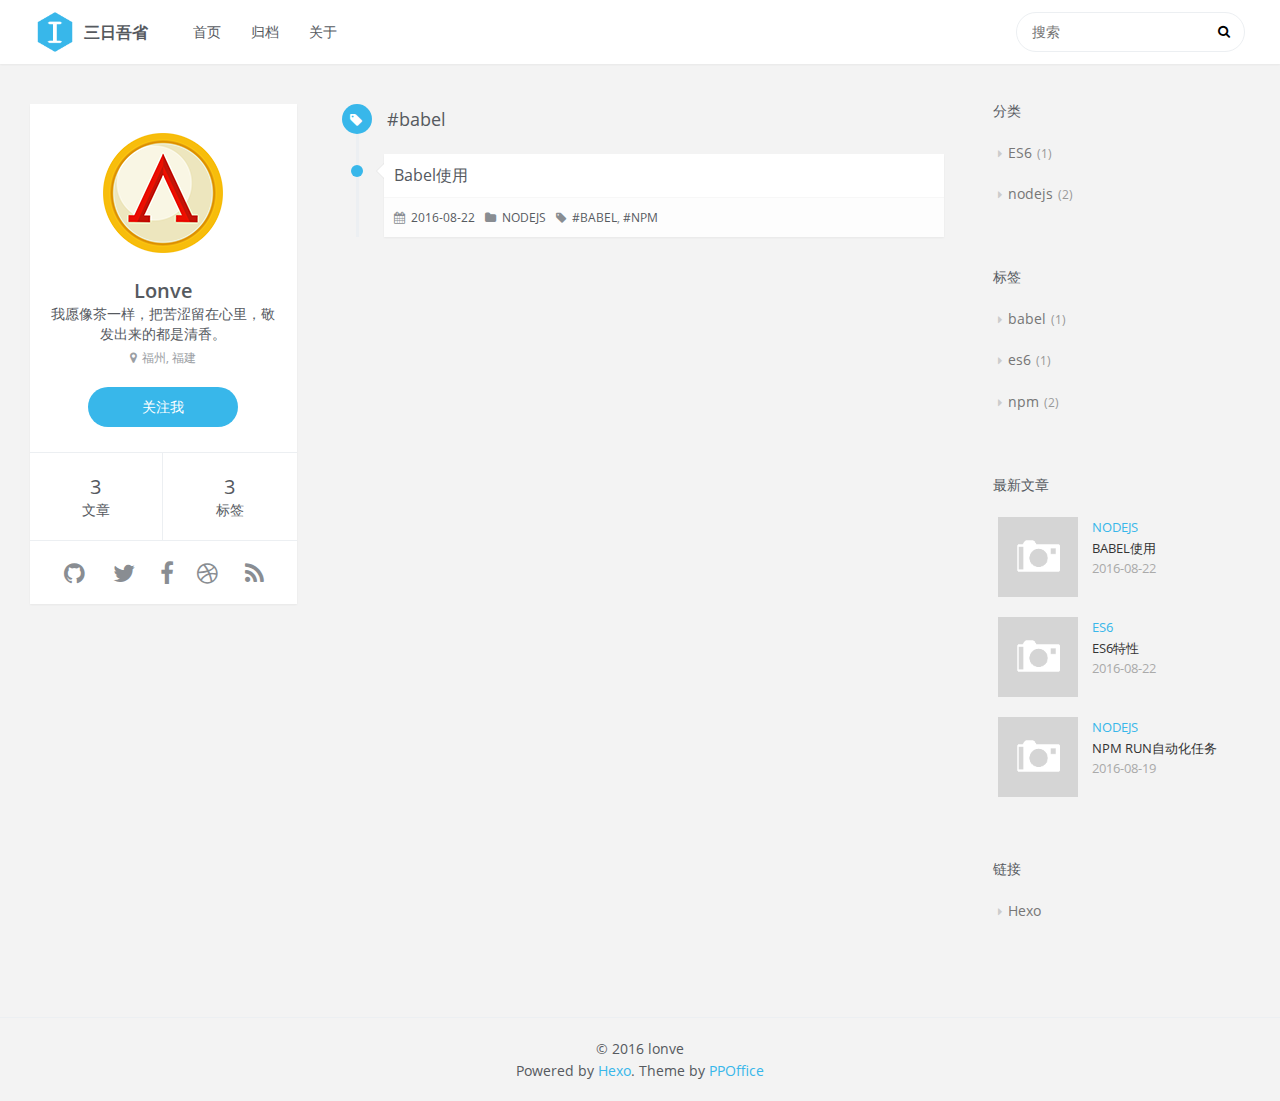
<file: tags/babel/index.html>
<!DOCTYPE html>
<html lang=zh>
<head>
    <meta charset="utf-8">
    
    <title>标签: babel | 三日吾省</title>
    <meta name="viewport" content="width=device-width, initial-scale=1, maximum-scale=1" />
    <meta name="description" content="Lonve">
<meta property="og:type" content="website">
<meta property="og:title" content="三日吾省">
<meta property="og:url" content="http://389cadcom.github.io/tags/babel/index.html">
<meta property="og:site_name" content="三日吾省">
<meta property="og:description" content="Lonve">
<meta name="twitter:card" content="summary">
<meta name="twitter:title" content="三日吾省">
<meta name="twitter:description" content="Lonve">
    

    
        <link rel="alternate" href="/" title="三日吾省" type="application/atom+xml" />
    

    

    <link rel="stylesheet" href="/vendor/font-awesome/css/font-awesome.min.css">
    <link rel="stylesheet" href="/vendor/open-sans/styles.css">
    <link rel="stylesheet" href="/vendor/source-code-pro/styles.css">

    <link rel="stylesheet" href="/css/style.css">

    <script src="/vendor/jquery/2.1.3/jquery.min.js"></script>
    
    
        <link rel="stylesheet" href="/vendor/fancybox/jquery.fancybox.css">
    
    
    
    

</head>

<body>
    <div id="container">
        <header id="header">
    <div id="header-main" class="header-inner">
        <div class="outer">
            <a href="/" id="logo">
                <i class="logo"></i>
                <span class="site-title">三日吾省</span>
            </a>
            <nav id="main-nav">
                
                    <a class="main-nav-link" href="/">首页</a>
                
                    <a class="main-nav-link" href="/archives">归档</a>
                
                    <a class="main-nav-link" href="/about">关于</a>
                
            </nav>
            
                
                <nav id="sub-nav">
                    <div class="profile" id="profile-nav">
                        <a id="profile-anchor" href="javascript:;">
                            <img class="avatar" src="/css/images/avatar.png" />
                            <i class="fa fa-caret-down"></i>
                        </a>
                    </div>
                </nav>
            
            <div id="search-form-wrap">

    <form class="search-form">
        <input type="text" class="ins-search-input search-form-input" placeholder="搜索" />
        <button type="submit" class="search-form-submit"></button>
    </form>
    <div class="ins-search">
    <div class="ins-search-mask"></div>
    <div class="ins-search-container">
        <div class="ins-input-wrapper">
            <input type="text" class="ins-search-input" placeholder="想要查找什么..." />
            <span class="ins-close ins-selectable"><i class="fa fa-times-circle"></i></span>
        </div>
        <div class="ins-section-wrapper">
            <div class="ins-section-container"></div>
        </div>
    </div>
</div>
<script>
(function (window) {
    var INSIGHT_CONFIG = {
        TRANSLATION: {
            POSTS: '文章',
            PAGES: '页面',
            CATEGORIES: '分类',
            TAGS: '标签',
            UNTITLED: '(未命名)',
        },
        ROOT_URL: '/'
    };
    window.INSIGHT_CONFIG = INSIGHT_CONFIG;
})(window);
</script>
<script src="/js/insight.js"></script>

</div>
        </div>
    </div>
    <div id="main-nav-mobile" class="header-sub header-inner">
        <table class="menu outer">
            <tr>
                
                    <td><a class="main-nav-link" href="/">首页</a></td>
                
                    <td><a class="main-nav-link" href="/archives">归档</a></td>
                
                    <td><a class="main-nav-link" href="/about">关于</a></td>
                
                <td>
                    
    <div class="search-form">
        <input type="text" class="ins-search-input search-form-input" placeholder="搜索" />
    </div>

                </td>
            </tr>
        </table>
    </div>
</header>

        <div class="outer">
            
                

<aside id="profile">
    <div class="inner profile-inner">
        <div class="base-info profile-block">
            <img id="avatar" src="/css/images/avatar.png" />
            <h2 id="name">Lonve</h2>
            <h3 id="title">我愿像茶一样，把苦涩留在心里，敬发出来的都是清香。</h3>
            <span id="location"><i class="fa fa-map-marker"></i>福州, 福建</span>
            <a id="follow" target="_blank" href="https://github.com/389cadcom/">关注我</a>
        </div>
        <div class="article-info profile-block">
            <div class="article-info-block">
                3
                <span>文章</span>
            </div>
            <div class="article-info-block">
                3
                <span>标签</span>
            </div>
        </div>
        
        <div class="profile-block social-links">
            <table>
                <tr>
                    
                    
                    <td>
                        <a href="http://github.com/389cadcom" target="_blank" title="github" class=tooltip>
                            <i class="fa fa-github"></i>
                        </a>
                    </td>
                    
                    <td>
                        <a href="/" target="_blank" title="twitter" class=tooltip>
                            <i class="fa fa-twitter"></i>
                        </a>
                    </td>
                    
                    <td>
                        <a href="/" target="_blank" title="facebook" class=tooltip>
                            <i class="fa fa-facebook"></i>
                        </a>
                    </td>
                    
                    <td>
                        <a href="/" target="_blank" title="dribbble" class=tooltip>
                            <i class="fa fa-dribbble"></i>
                        </a>
                    </td>
                    
                    <td>
                        <a href="/" target="_blank" title="rss" class=tooltip>
                            <i class="fa fa-rss"></i>
                        </a>
                    </td>
                    
                </tr>
            </table>
        </div>
        
    </div>
</aside>

            
            <section id="main">
<div class="timeline timeline-wrap">
    <div class="timeline-row timeline-row-major">
        <span class="node"><i class="fa fa-tag"></i></span>
        <h1 class="title">#babel</h1>
    </div>
    
        <div class="timeline-row">
            <span class="node"></span>
            <div class="content">
                
    
        <h1 itemprop="name">
            <a class="timeline-article-title" href="/2016/08/22/Babel使用/">Babel使用</a>
        </h1>
    

                <div class="article-meta">
                    
    <div class="article-date">
        <i class="fa fa-calendar"></i>
        <a href="/2016/08/22/Babel使用/">
            <time datetime="2016-08-22T03:20:01.114Z" itemprop="datePublished">2016-08-22</time>
        </a>
    </div>


                    
    <div class="article-category">
    	<i class="fa fa-folder"></i>
        <a class="article-category-link" href="/categories/nodejs/">nodejs</a>
    </div>

                    
    <div class="article-tag">
        <i class="fa fa-tag"></i>
        <a class="tag-link" href="/tags/babel/">babel</a>, <a class="tag-link" href="/tags/npm/">npm</a>
    </div>

                </div>
            </div>
        </div>
    
</div>
</section>
            
                <aside id="sidebar">
   
        
    <div class="widget-wrap">
        <h3 class="widget-title">分类</h3>
        <div class="widget">
            <ul class="category-list"><li class="category-list-item"><a class="category-list-link" href="/categories/ES6/">ES6</a><span class="category-list-count">1</span></li><li class="category-list-item"><a class="category-list-link" href="/categories/nodejs/">nodejs</a><span class="category-list-count">2</span></li></ul>
        </div>
    </div>

    
        
    <div class="widget-wrap">
        <h3 class="widget-title">标签</h3>
        <div class="widget">
            <ul class="tag-list"><li class="tag-list-item"><a class="tag-list-link" href="/tags/babel/">babel</a><span class="tag-list-count">1</span></li><li class="tag-list-item"><a class="tag-list-link" href="/tags/es6/">es6</a><span class="tag-list-count">1</span></li><li class="tag-list-item"><a class="tag-list-link" href="/tags/npm/">npm</a><span class="tag-list-count">2</span></li></ul>
        </div>
    </div>

    
        
    <div class="widget-wrap">
        <h3 class="widget-title">最新文章</h3>
        <div class="widget">
            <ul id="recent-post" class="">
                
                    <li>
                        
                        <div class="item-thumbnail">
                            <a href="/2016/08/22/Babel使用/" class="thumbnail">
    
    
        <span class="thumbnail-image thumbnail-none"></span>
    
</a>

                        </div>
                        
                        <div class="item-inner">
                            <p class="item-category"><a class="article-category-link" href="/categories/nodejs/">nodejs</a></p>
                            <p class="item-title"><a href="/2016/08/22/Babel使用/" class="title">Babel使用</a></p>
                            <p class="item-date"><time datetime="2016-08-22T03:20:01.114Z" itemprop="datePublished">2016-08-22</time></p>
                        </div>
                    </li>
                
                    <li>
                        
                        <div class="item-thumbnail">
                            <a href="/2016/08/22/ES6特性/" class="thumbnail">
    
    
        <span class="thumbnail-image thumbnail-none"></span>
    
</a>

                        </div>
                        
                        <div class="item-inner">
                            <p class="item-category"><a class="article-category-link" href="/categories/ES6/">ES6</a></p>
                            <p class="item-title"><a href="/2016/08/22/ES6特性/" class="title">ES6特性</a></p>
                            <p class="item-date"><time datetime="2016-08-22T01:16:05.709Z" itemprop="datePublished">2016-08-22</time></p>
                        </div>
                    </li>
                
                    <li>
                        
                        <div class="item-thumbnail">
                            <a href="/2016/08/19/npm run自动化/" class="thumbnail">
    
    
        <span class="thumbnail-image thumbnail-none"></span>
    
</a>

                        </div>
                        
                        <div class="item-inner">
                            <p class="item-category"><a class="article-category-link" href="/categories/nodejs/">nodejs</a></p>
                            <p class="item-title"><a href="/2016/08/19/npm run自动化/" class="title">npm run自动化任务</a></p>
                            <p class="item-date"><time datetime="2016-08-19T07:08:18.382Z" itemprop="datePublished">2016-08-19</time></p>
                        </div>
                    </li>
                
            </ul>
        </div>
    </div>

    
        
    <div class="widget-wrap widget-list">
        <h3 class="widget-title">链接</h3>
        <div class="widget">
            <ul>
                
                    <li>
                        <a href="http://hexo.io">Hexo</a>
                    </li>
                
            </ul>
        </div>
    </div>


    
    <div id="toTop" class="fa fa-angle-up"></div>
</aside>
            
        </div>
        <footer id="footer">
    <div class="outer">
        <div id="footer-info" class="inner">
            &copy; 2016 lonve<br>
            Powered by <a href="http://hexo.io/" target="_blank">Hexo</a>. Theme by <a href="http://github.com/ppoffice">PPOffice</a>
        </div>
    </div>
</footer>
        
    
    <script type="text/javascript">
	var duoshuoQuery = {short_name:"araolin"};
	(function() {
		var ds = document.createElement('script');
		ds.type = 'text/javascript';ds.async = true;
		ds.src = (document.location.protocol == 'https:' ? 'https:' : 'http:') + '//static.duoshuo.com/embed.js';
		ds.charset = 'UTF-8';
		(document.getElementsByTagName('head')[0] 
		 || document.getElementsByTagName('body')[0]).appendChild(ds);
	})();
  </script>



    
        <script src="/vendor/fancybox/jquery.fancybox.pack.js"></script>
    


<!-- Custom Scripts -->
<script src="/js/main.js"></script>

    </div>
</body>
</html>
</file>
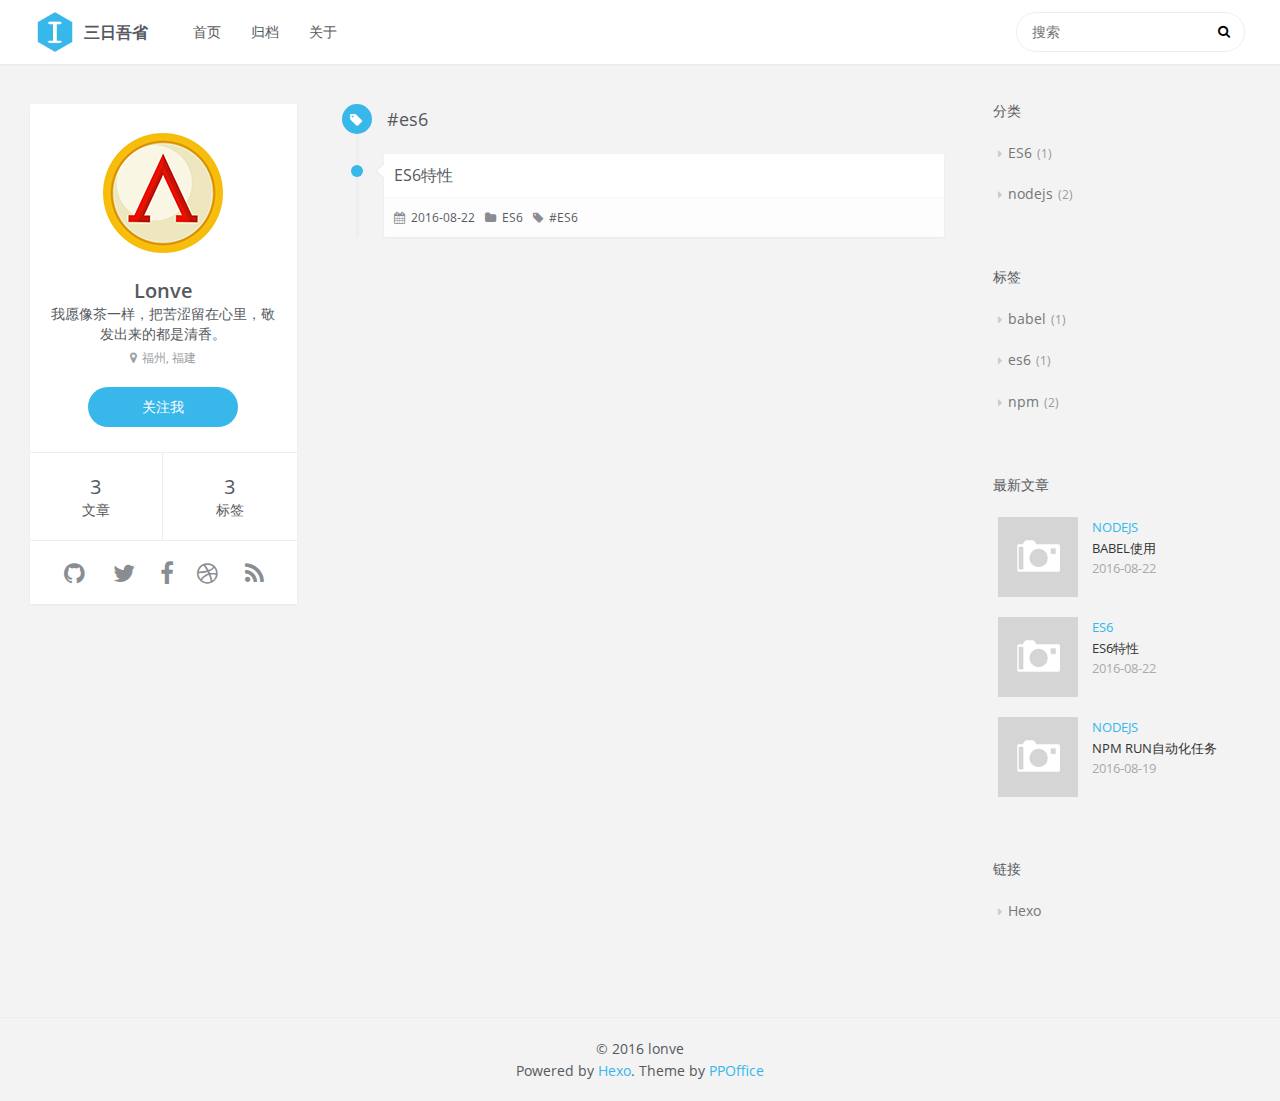
<file: tags/es6/index.html>
<!DOCTYPE html>
<html lang=zh>
<head>
    <meta charset="utf-8">
    
    <title>标签: es6 | 三日吾省</title>
    <meta name="viewport" content="width=device-width, initial-scale=1, maximum-scale=1" />
    <meta name="description" content="Lonve">
<meta property="og:type" content="website">
<meta property="og:title" content="三日吾省">
<meta property="og:url" content="http://389cadcom.github.io/tags/es6/index.html">
<meta property="og:site_name" content="三日吾省">
<meta property="og:description" content="Lonve">
<meta name="twitter:card" content="summary">
<meta name="twitter:title" content="三日吾省">
<meta name="twitter:description" content="Lonve">
    

    
        <link rel="alternate" href="/" title="三日吾省" type="application/atom+xml" />
    

    

    <link rel="stylesheet" href="/vendor/font-awesome/css/font-awesome.min.css">
    <link rel="stylesheet" href="/vendor/open-sans/styles.css">
    <link rel="stylesheet" href="/vendor/source-code-pro/styles.css">

    <link rel="stylesheet" href="/css/style.css">

    <script src="/vendor/jquery/2.1.3/jquery.min.js"></script>
    
    
        <link rel="stylesheet" href="/vendor/fancybox/jquery.fancybox.css">
    
    
    
    

</head>

<body>
    <div id="container">
        <header id="header">
    <div id="header-main" class="header-inner">
        <div class="outer">
            <a href="/" id="logo">
                <i class="logo"></i>
                <span class="site-title">三日吾省</span>
            </a>
            <nav id="main-nav">
                
                    <a class="main-nav-link" href="/">首页</a>
                
                    <a class="main-nav-link" href="/archives">归档</a>
                
                    <a class="main-nav-link" href="/about">关于</a>
                
            </nav>
            
                
                <nav id="sub-nav">
                    <div class="profile" id="profile-nav">
                        <a id="profile-anchor" href="javascript:;">
                            <img class="avatar" src="/css/images/avatar.png" />
                            <i class="fa fa-caret-down"></i>
                        </a>
                    </div>
                </nav>
            
            <div id="search-form-wrap">

    <form class="search-form">
        <input type="text" class="ins-search-input search-form-input" placeholder="搜索" />
        <button type="submit" class="search-form-submit"></button>
    </form>
    <div class="ins-search">
    <div class="ins-search-mask"></div>
    <div class="ins-search-container">
        <div class="ins-input-wrapper">
            <input type="text" class="ins-search-input" placeholder="想要查找什么..." />
            <span class="ins-close ins-selectable"><i class="fa fa-times-circle"></i></span>
        </div>
        <div class="ins-section-wrapper">
            <div class="ins-section-container"></div>
        </div>
    </div>
</div>
<script>
(function (window) {
    var INSIGHT_CONFIG = {
        TRANSLATION: {
            POSTS: '文章',
            PAGES: '页面',
            CATEGORIES: '分类',
            TAGS: '标签',
            UNTITLED: '(未命名)',
        },
        ROOT_URL: '/'
    };
    window.INSIGHT_CONFIG = INSIGHT_CONFIG;
})(window);
</script>
<script src="/js/insight.js"></script>

</div>
        </div>
    </div>
    <div id="main-nav-mobile" class="header-sub header-inner">
        <table class="menu outer">
            <tr>
                
                    <td><a class="main-nav-link" href="/">首页</a></td>
                
                    <td><a class="main-nav-link" href="/archives">归档</a></td>
                
                    <td><a class="main-nav-link" href="/about">关于</a></td>
                
                <td>
                    
    <div class="search-form">
        <input type="text" class="ins-search-input search-form-input" placeholder="搜索" />
    </div>

                </td>
            </tr>
        </table>
    </div>
</header>

        <div class="outer">
            
                

<aside id="profile">
    <div class="inner profile-inner">
        <div class="base-info profile-block">
            <img id="avatar" src="/css/images/avatar.png" />
            <h2 id="name">Lonve</h2>
            <h3 id="title">我愿像茶一样，把苦涩留在心里，敬发出来的都是清香。</h3>
            <span id="location"><i class="fa fa-map-marker"></i>福州, 福建</span>
            <a id="follow" target="_blank" href="https://github.com/389cadcom/">关注我</a>
        </div>
        <div class="article-info profile-block">
            <div class="article-info-block">
                3
                <span>文章</span>
            </div>
            <div class="article-info-block">
                3
                <span>标签</span>
            </div>
        </div>
        
        <div class="profile-block social-links">
            <table>
                <tr>
                    
                    
                    <td>
                        <a href="http://github.com/389cadcom" target="_blank" title="github" class=tooltip>
                            <i class="fa fa-github"></i>
                        </a>
                    </td>
                    
                    <td>
                        <a href="/" target="_blank" title="twitter" class=tooltip>
                            <i class="fa fa-twitter"></i>
                        </a>
                    </td>
                    
                    <td>
                        <a href="/" target="_blank" title="facebook" class=tooltip>
                            <i class="fa fa-facebook"></i>
                        </a>
                    </td>
                    
                    <td>
                        <a href="/" target="_blank" title="dribbble" class=tooltip>
                            <i class="fa fa-dribbble"></i>
                        </a>
                    </td>
                    
                    <td>
                        <a href="/" target="_blank" title="rss" class=tooltip>
                            <i class="fa fa-rss"></i>
                        </a>
                    </td>
                    
                </tr>
            </table>
        </div>
        
    </div>
</aside>

            
            <section id="main">
<div class="timeline timeline-wrap">
    <div class="timeline-row timeline-row-major">
        <span class="node"><i class="fa fa-tag"></i></span>
        <h1 class="title">#es6</h1>
    </div>
    
        <div class="timeline-row">
            <span class="node"></span>
            <div class="content">
                
    
        <h1 itemprop="name">
            <a class="timeline-article-title" href="/2016/08/22/ES6特性/">ES6特性</a>
        </h1>
    

                <div class="article-meta">
                    
    <div class="article-date">
        <i class="fa fa-calendar"></i>
        <a href="/2016/08/22/ES6特性/">
            <time datetime="2016-08-22T01:16:05.709Z" itemprop="datePublished">2016-08-22</time>
        </a>
    </div>


                    
    <div class="article-category">
    	<i class="fa fa-folder"></i>
        <a class="article-category-link" href="/categories/ES6/">ES6</a>
    </div>

                    
    <div class="article-tag">
        <i class="fa fa-tag"></i>
        <a class="tag-link" href="/tags/es6/">es6</a>
    </div>

                </div>
            </div>
        </div>
    
</div>
</section>
            
                <aside id="sidebar">
   
        
    <div class="widget-wrap">
        <h3 class="widget-title">分类</h3>
        <div class="widget">
            <ul class="category-list"><li class="category-list-item"><a class="category-list-link" href="/categories/ES6/">ES6</a><span class="category-list-count">1</span></li><li class="category-list-item"><a class="category-list-link" href="/categories/nodejs/">nodejs</a><span class="category-list-count">2</span></li></ul>
        </div>
    </div>

    
        
    <div class="widget-wrap">
        <h3 class="widget-title">标签</h3>
        <div class="widget">
            <ul class="tag-list"><li class="tag-list-item"><a class="tag-list-link" href="/tags/babel/">babel</a><span class="tag-list-count">1</span></li><li class="tag-list-item"><a class="tag-list-link" href="/tags/es6/">es6</a><span class="tag-list-count">1</span></li><li class="tag-list-item"><a class="tag-list-link" href="/tags/npm/">npm</a><span class="tag-list-count">2</span></li></ul>
        </div>
    </div>

    
        
    <div class="widget-wrap">
        <h3 class="widget-title">最新文章</h3>
        <div class="widget">
            <ul id="recent-post" class="">
                
                    <li>
                        
                        <div class="item-thumbnail">
                            <a href="/2016/08/22/Babel使用/" class="thumbnail">
    
    
        <span class="thumbnail-image thumbnail-none"></span>
    
</a>

                        </div>
                        
                        <div class="item-inner">
                            <p class="item-category"><a class="article-category-link" href="/categories/nodejs/">nodejs</a></p>
                            <p class="item-title"><a href="/2016/08/22/Babel使用/" class="title">Babel使用</a></p>
                            <p class="item-date"><time datetime="2016-08-22T03:20:01.114Z" itemprop="datePublished">2016-08-22</time></p>
                        </div>
                    </li>
                
                    <li>
                        
                        <div class="item-thumbnail">
                            <a href="/2016/08/22/ES6特性/" class="thumbnail">
    
    
        <span class="thumbnail-image thumbnail-none"></span>
    
</a>

                        </div>
                        
                        <div class="item-inner">
                            <p class="item-category"><a class="article-category-link" href="/categories/ES6/">ES6</a></p>
                            <p class="item-title"><a href="/2016/08/22/ES6特性/" class="title">ES6特性</a></p>
                            <p class="item-date"><time datetime="2016-08-22T01:16:05.709Z" itemprop="datePublished">2016-08-22</time></p>
                        </div>
                    </li>
                
                    <li>
                        
                        <div class="item-thumbnail">
                            <a href="/2016/08/19/npm run自动化/" class="thumbnail">
    
    
        <span class="thumbnail-image thumbnail-none"></span>
    
</a>

                        </div>
                        
                        <div class="item-inner">
                            <p class="item-category"><a class="article-category-link" href="/categories/nodejs/">nodejs</a></p>
                            <p class="item-title"><a href="/2016/08/19/npm run自动化/" class="title">npm run自动化任务</a></p>
                            <p class="item-date"><time datetime="2016-08-19T07:08:18.382Z" itemprop="datePublished">2016-08-19</time></p>
                        </div>
                    </li>
                
            </ul>
        </div>
    </div>

    
        
    <div class="widget-wrap widget-list">
        <h3 class="widget-title">链接</h3>
        <div class="widget">
            <ul>
                
                    <li>
                        <a href="http://hexo.io">Hexo</a>
                    </li>
                
            </ul>
        </div>
    </div>


    
    <div id="toTop" class="fa fa-angle-up"></div>
</aside>
            
        </div>
        <footer id="footer">
    <div class="outer">
        <div id="footer-info" class="inner">
            &copy; 2016 lonve<br>
            Powered by <a href="http://hexo.io/" target="_blank">Hexo</a>. Theme by <a href="http://github.com/ppoffice">PPOffice</a>
        </div>
    </div>
</footer>
        
    
    <script type="text/javascript">
	var duoshuoQuery = {short_name:"araolin"};
	(function() {
		var ds = document.createElement('script');
		ds.type = 'text/javascript';ds.async = true;
		ds.src = (document.location.protocol == 'https:' ? 'https:' : 'http:') + '//static.duoshuo.com/embed.js';
		ds.charset = 'UTF-8';
		(document.getElementsByTagName('head')[0] 
		 || document.getElementsByTagName('body')[0]).appendChild(ds);
	})();
  </script>



    
        <script src="/vendor/fancybox/jquery.fancybox.pack.js"></script>
    


<!-- Custom Scripts -->
<script src="/js/main.js"></script>

    </div>
</body>
</html>
</file>
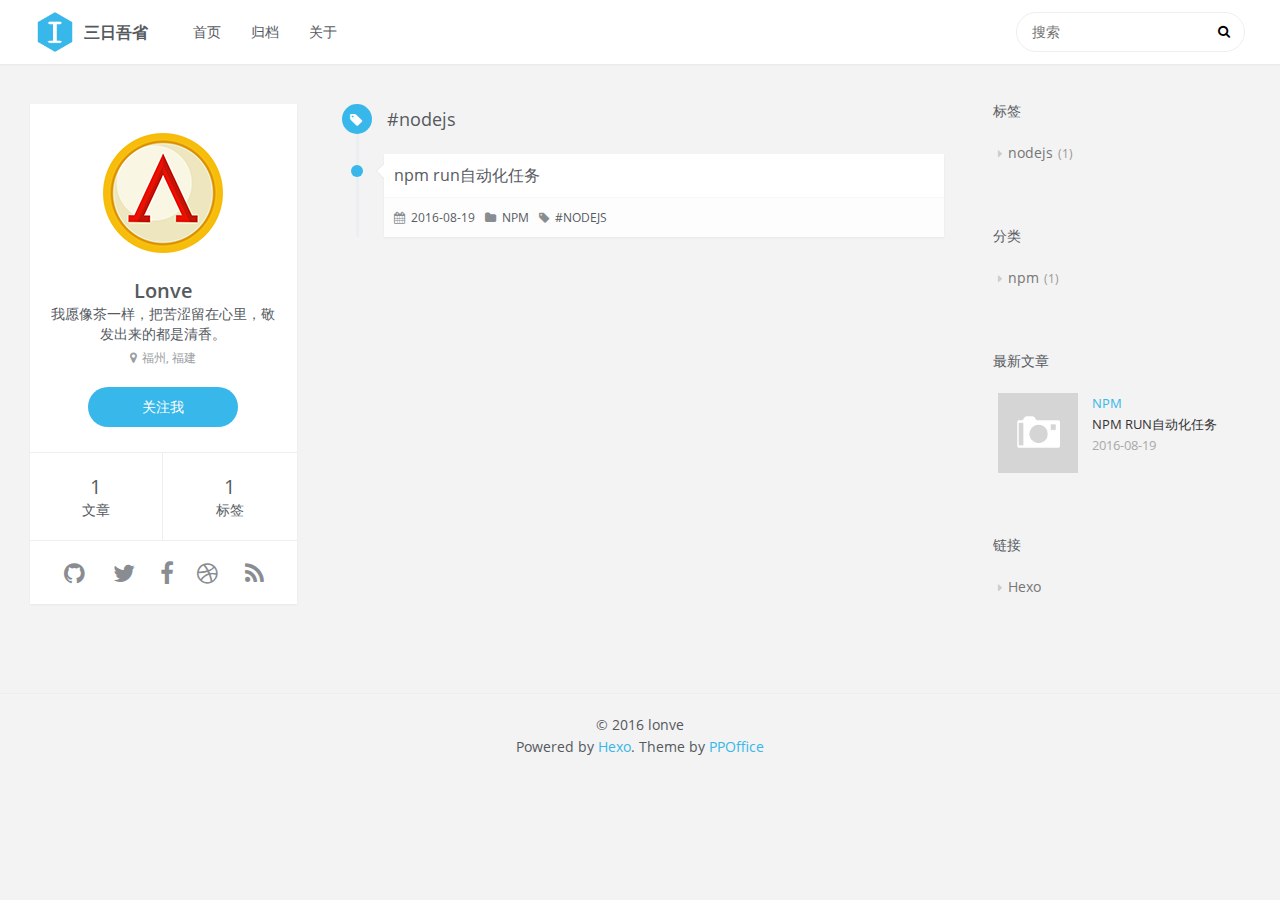
<file: tags/nodejs/index.html>
<!DOCTYPE html>
<html lang=zh>
<head>
    <meta charset="utf-8">
    
    <title>标签: nodejs | 三日吾省</title>
    <meta name="viewport" content="width=device-width, initial-scale=1, maximum-scale=1" />
    <meta name="description" content="Lonve">
<meta property="og:type" content="website">
<meta property="og:title" content="三日吾省">
<meta property="og:url" content="http://yoursite.com/tags/nodejs/index.html">
<meta property="og:site_name" content="三日吾省">
<meta property="og:description" content="Lonve">
<meta name="twitter:card" content="summary">
<meta name="twitter:title" content="三日吾省">
<meta name="twitter:description" content="Lonve">
    

    
        <link rel="alternate" href="/" title="三日吾省" type="application/atom+xml" />
    

    

    <link rel="stylesheet" href="/vendor/font-awesome/css/font-awesome.min.css">
    <link rel="stylesheet" href="/vendor/open-sans/styles.css">
    <link rel="stylesheet" href="/vendor/source-code-pro/styles.css">

    <link rel="stylesheet" href="/css/style.css">

    <script src="/vendor/jquery/2.1.3/jquery.min.js"></script>
    
    
        <link rel="stylesheet" href="/vendor/fancybox/jquery.fancybox.css">
    
    
    
    

</head>

<body>
    <div id="container">
        <header id="header">
    <div id="header-main" class="header-inner">
        <div class="outer">
            <a href="/" id="logo">
                <i class="logo"></i>
                <span class="site-title">三日吾省</span>
            </a>
            <nav id="main-nav">
                
                    <a class="main-nav-link" href="/">首页</a>
                
                    <a class="main-nav-link" href="/archives">归档</a>
                
                    <a class="main-nav-link" href="/about">关于</a>
                
            </nav>
            
                
                <nav id="sub-nav">
                    <div class="profile" id="profile-nav">
                        <a id="profile-anchor" href="javascript:;">
                            <img class="avatar" src="/css/images/avatar.png" />
                            <i class="fa fa-caret-down"></i>
                        </a>
                    </div>
                </nav>
            
            <div id="search-form-wrap">

    <form class="search-form">
        <input type="text" class="ins-search-input search-form-input" placeholder="搜索" />
        <button type="submit" class="search-form-submit"></button>
    </form>
    <div class="ins-search">
    <div class="ins-search-mask"></div>
    <div class="ins-search-container">
        <div class="ins-input-wrapper">
            <input type="text" class="ins-search-input" placeholder="想要查找什么..." />
            <span class="ins-close ins-selectable"><i class="fa fa-times-circle"></i></span>
        </div>
        <div class="ins-section-wrapper">
            <div class="ins-section-container"></div>
        </div>
    </div>
</div>
<script>
(function (window) {
    var INSIGHT_CONFIG = {
        TRANSLATION: {
            POSTS: '文章',
            PAGES: '页面',
            CATEGORIES: '分类',
            TAGS: '标签',
            UNTITLED: '(未命名)',
        },
        ROOT_URL: '/'
    };
    window.INSIGHT_CONFIG = INSIGHT_CONFIG;
})(window);
</script>
<script src="/js/insight.js"></script>

</div>
        </div>
    </div>
    <div id="main-nav-mobile" class="header-sub header-inner">
        <table class="menu outer">
            <tr>
                
                    <td><a class="main-nav-link" href="/">首页</a></td>
                
                    <td><a class="main-nav-link" href="/archives">归档</a></td>
                
                    <td><a class="main-nav-link" href="/about">关于</a></td>
                
                <td>
                    
    <div class="search-form">
        <input type="text" class="ins-search-input search-form-input" placeholder="搜索" />
    </div>

                </td>
            </tr>
        </table>
    </div>
</header>

        <div class="outer">
            
                

<aside id="profile">
    <div class="inner profile-inner">
        <div class="base-info profile-block">
            <img id="avatar" src="/css/images/avatar.png" />
            <h2 id="name">Lonve</h2>
            <h3 id="title">我愿像茶一样，把苦涩留在心里，敬发出来的都是清香。</h3>
            <span id="location"><i class="fa fa-map-marker"></i>福州, 福建</span>
            <a id="follow" target="_blank" href="https://github.com/389cadcom/">关注我</a>
        </div>
        <div class="article-info profile-block">
            <div class="article-info-block">
                1
                <span>文章</span>
            </div>
            <div class="article-info-block">
                1
                <span>标签</span>
            </div>
        </div>
        
        <div class="profile-block social-links">
            <table>
                <tr>
                    
                    
                    <td>
                        <a href="http://github.com/389cadcom" target="_blank" title="github" class=tooltip>
                            <i class="fa fa-github"></i>
                        </a>
                    </td>
                    
                    <td>
                        <a href="/" target="_blank" title="twitter" class=tooltip>
                            <i class="fa fa-twitter"></i>
                        </a>
                    </td>
                    
                    <td>
                        <a href="/" target="_blank" title="facebook" class=tooltip>
                            <i class="fa fa-facebook"></i>
                        </a>
                    </td>
                    
                    <td>
                        <a href="/" target="_blank" title="dribbble" class=tooltip>
                            <i class="fa fa-dribbble"></i>
                        </a>
                    </td>
                    
                    <td>
                        <a href="/" target="_blank" title="rss" class=tooltip>
                            <i class="fa fa-rss"></i>
                        </a>
                    </td>
                    
                </tr>
            </table>
        </div>
        
    </div>
</aside>

            
            <section id="main">
<div class="timeline timeline-wrap">
    <div class="timeline-row timeline-row-major">
        <span class="node"><i class="fa fa-tag"></i></span>
        <h1 class="title">#nodejs</h1>
    </div>
    
        <div class="timeline-row">
            <span class="node"></span>
            <div class="content">
                
    
        <h1 itemprop="name">
            <a class="timeline-article-title" href="/2016/08/19/npm run自动化/">npm run自动化任务</a>
        </h1>
    

                <div class="article-meta">
                    
    <div class="article-date">
        <i class="fa fa-calendar"></i>
        <a href="/2016/08/19/npm run自动化/">
            <time datetime="2016-08-19T07:08:18.382Z" itemprop="datePublished">2016-08-19</time>
        </a>
    </div>


                    
    <div class="article-category">
    	<i class="fa fa-folder"></i>
        <a class="article-category-link" href="/categories/npm/">npm</a>
    </div>

                    
    <div class="article-tag">
        <i class="fa fa-tag"></i>
        <a class="tag-link" href="/tags/nodejs/">nodejs</a>
    </div>

                </div>
            </div>
        </div>
    
</div>
</section>
            
                <aside id="sidebar">
   
        
    <div class="widget-wrap">
        <h3 class="widget-title">标签</h3>
        <div class="widget">
            <ul class="tag-list"><li class="tag-list-item"><a class="tag-list-link" href="/tags/nodejs/">nodejs</a><span class="tag-list-count">1</span></li></ul>
        </div>
    </div>

    
        
    <div class="widget-wrap">
        <h3 class="widget-title">分类</h3>
        <div class="widget">
            <ul class="category-list"><li class="category-list-item"><a class="category-list-link" href="/categories/npm/">npm</a><span class="category-list-count">1</span></li></ul>
        </div>
    </div>

    
        
    <div class="widget-wrap">
        <h3 class="widget-title">最新文章</h3>
        <div class="widget">
            <ul id="recent-post" class="">
                
                    <li>
                        
                        <div class="item-thumbnail">
                            <a href="/2016/08/19/npm run自动化/" class="thumbnail">
    
    
        <span class="thumbnail-image thumbnail-none"></span>
    
</a>

                        </div>
                        
                        <div class="item-inner">
                            <p class="item-category"><a class="article-category-link" href="/categories/npm/">npm</a></p>
                            <p class="item-title"><a href="/2016/08/19/npm run自动化/" class="title">npm run自动化任务</a></p>
                            <p class="item-date"><time datetime="2016-08-19T07:08:18.382Z" itemprop="datePublished">2016-08-19</time></p>
                        </div>
                    </li>
                
            </ul>
        </div>
    </div>

    
        
    <div class="widget-wrap widget-list">
        <h3 class="widget-title">链接</h3>
        <div class="widget">
            <ul>
                
                    <li>
                        <a href="http://hexo.io">Hexo</a>
                    </li>
                
            </ul>
        </div>
    </div>


    
    <div id="toTop" class="fa fa-angle-up"></div>
</aside>
            
        </div>
        <footer id="footer">
    <div class="outer">
        <div id="footer-info" class="inner">
            &copy; 2016 lonve<br>
            Powered by <a href="http://hexo.io/" target="_blank">Hexo</a>. Theme by <a href="http://github.com/ppoffice">PPOffice</a>
        </div>
    </div>
</footer>
        

    
        <script src="/vendor/fancybox/jquery.fancybox.pack.js"></script>
    


<!-- Custom Scripts -->
<script src="/js/main.js"></script>

    </div>
</body>
</html>
</file>
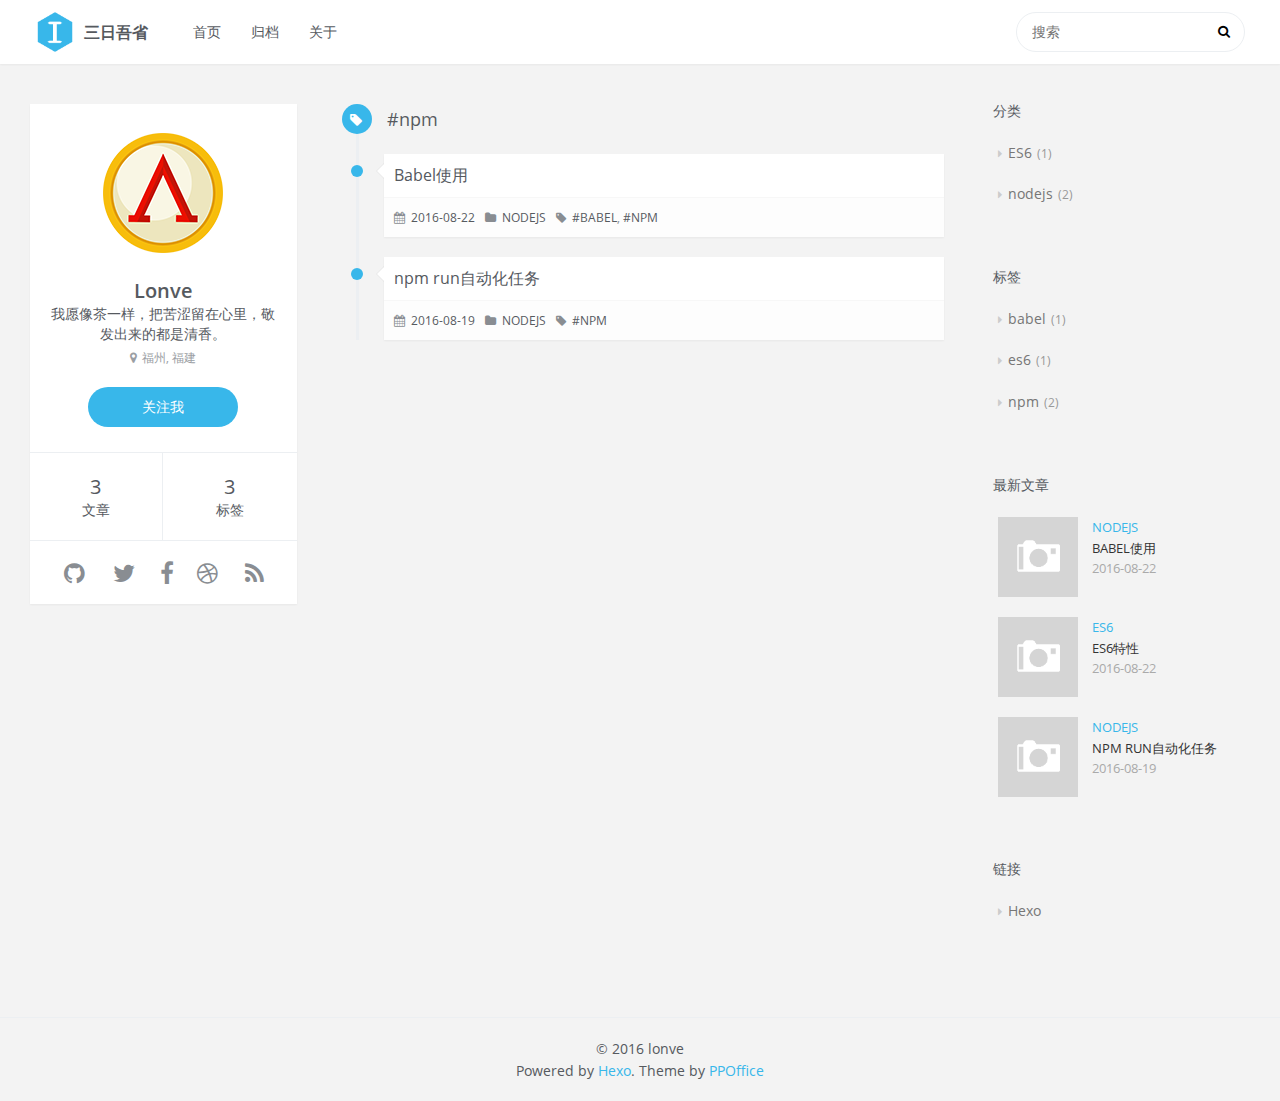
<file: tags/npm/index.html>
<!DOCTYPE html>
<html lang=zh>
<head>
    <meta charset="utf-8">
    
    <title>标签: npm | 三日吾省</title>
    <meta name="viewport" content="width=device-width, initial-scale=1, maximum-scale=1" />
    <meta name="description" content="Lonve">
<meta property="og:type" content="website">
<meta property="og:title" content="三日吾省">
<meta property="og:url" content="http://389cadcom.github.io/tags/npm/index.html">
<meta property="og:site_name" content="三日吾省">
<meta property="og:description" content="Lonve">
<meta name="twitter:card" content="summary">
<meta name="twitter:title" content="三日吾省">
<meta name="twitter:description" content="Lonve">
    

    
        <link rel="alternate" href="/" title="三日吾省" type="application/atom+xml" />
    

    

    <link rel="stylesheet" href="/vendor/font-awesome/css/font-awesome.min.css">
    <link rel="stylesheet" href="/vendor/open-sans/styles.css">
    <link rel="stylesheet" href="/vendor/source-code-pro/styles.css">

    <link rel="stylesheet" href="/css/style.css">

    <script src="/vendor/jquery/2.1.3/jquery.min.js"></script>
    
    
        <link rel="stylesheet" href="/vendor/fancybox/jquery.fancybox.css">
    
    
    
    

</head>

<body>
    <div id="container">
        <header id="header">
    <div id="header-main" class="header-inner">
        <div class="outer">
            <a href="/" id="logo">
                <i class="logo"></i>
                <span class="site-title">三日吾省</span>
            </a>
            <nav id="main-nav">
                
                    <a class="main-nav-link" href="/">首页</a>
                
                    <a class="main-nav-link" href="/archives">归档</a>
                
                    <a class="main-nav-link" href="/about">关于</a>
                
            </nav>
            
                
                <nav id="sub-nav">
                    <div class="profile" id="profile-nav">
                        <a id="profile-anchor" href="javascript:;">
                            <img class="avatar" src="/css/images/avatar.png" />
                            <i class="fa fa-caret-down"></i>
                        </a>
                    </div>
                </nav>
            
            <div id="search-form-wrap">

    <form class="search-form">
        <input type="text" class="ins-search-input search-form-input" placeholder="搜索" />
        <button type="submit" class="search-form-submit"></button>
    </form>
    <div class="ins-search">
    <div class="ins-search-mask"></div>
    <div class="ins-search-container">
        <div class="ins-input-wrapper">
            <input type="text" class="ins-search-input" placeholder="想要查找什么..." />
            <span class="ins-close ins-selectable"><i class="fa fa-times-circle"></i></span>
        </div>
        <div class="ins-section-wrapper">
            <div class="ins-section-container"></div>
        </div>
    </div>
</div>
<script>
(function (window) {
    var INSIGHT_CONFIG = {
        TRANSLATION: {
            POSTS: '文章',
            PAGES: '页面',
            CATEGORIES: '分类',
            TAGS: '标签',
            UNTITLED: '(未命名)',
        },
        ROOT_URL: '/'
    };
    window.INSIGHT_CONFIG = INSIGHT_CONFIG;
})(window);
</script>
<script src="/js/insight.js"></script>

</div>
        </div>
    </div>
    <div id="main-nav-mobile" class="header-sub header-inner">
        <table class="menu outer">
            <tr>
                
                    <td><a class="main-nav-link" href="/">首页</a></td>
                
                    <td><a class="main-nav-link" href="/archives">归档</a></td>
                
                    <td><a class="main-nav-link" href="/about">关于</a></td>
                
                <td>
                    
    <div class="search-form">
        <input type="text" class="ins-search-input search-form-input" placeholder="搜索" />
    </div>

                </td>
            </tr>
        </table>
    </div>
</header>

        <div class="outer">
            
                

<aside id="profile">
    <div class="inner profile-inner">
        <div class="base-info profile-block">
            <img id="avatar" src="/css/images/avatar.png" />
            <h2 id="name">Lonve</h2>
            <h3 id="title">我愿像茶一样，把苦涩留在心里，敬发出来的都是清香。</h3>
            <span id="location"><i class="fa fa-map-marker"></i>福州, 福建</span>
            <a id="follow" target="_blank" href="https://github.com/389cadcom/">关注我</a>
        </div>
        <div class="article-info profile-block">
            <div class="article-info-block">
                3
                <span>文章</span>
            </div>
            <div class="article-info-block">
                3
                <span>标签</span>
            </div>
        </div>
        
        <div class="profile-block social-links">
            <table>
                <tr>
                    
                    
                    <td>
                        <a href="http://github.com/389cadcom" target="_blank" title="github" class=tooltip>
                            <i class="fa fa-github"></i>
                        </a>
                    </td>
                    
                    <td>
                        <a href="/" target="_blank" title="twitter" class=tooltip>
                            <i class="fa fa-twitter"></i>
                        </a>
                    </td>
                    
                    <td>
                        <a href="/" target="_blank" title="facebook" class=tooltip>
                            <i class="fa fa-facebook"></i>
                        </a>
                    </td>
                    
                    <td>
                        <a href="/" target="_blank" title="dribbble" class=tooltip>
                            <i class="fa fa-dribbble"></i>
                        </a>
                    </td>
                    
                    <td>
                        <a href="/" target="_blank" title="rss" class=tooltip>
                            <i class="fa fa-rss"></i>
                        </a>
                    </td>
                    
                </tr>
            </table>
        </div>
        
    </div>
</aside>

            
            <section id="main">
<div class="timeline timeline-wrap">
    <div class="timeline-row timeline-row-major">
        <span class="node"><i class="fa fa-tag"></i></span>
        <h1 class="title">#npm</h1>
    </div>
    
        <div class="timeline-row">
            <span class="node"></span>
            <div class="content">
                
    
        <h1 itemprop="name">
            <a class="timeline-article-title" href="/2016/08/22/Babel使用/">Babel使用</a>
        </h1>
    

                <div class="article-meta">
                    
    <div class="article-date">
        <i class="fa fa-calendar"></i>
        <a href="/2016/08/22/Babel使用/">
            <time datetime="2016-08-22T03:20:01.114Z" itemprop="datePublished">2016-08-22</time>
        </a>
    </div>


                    
    <div class="article-category">
    	<i class="fa fa-folder"></i>
        <a class="article-category-link" href="/categories/nodejs/">nodejs</a>
    </div>

                    
    <div class="article-tag">
        <i class="fa fa-tag"></i>
        <a class="tag-link" href="/tags/babel/">babel</a>, <a class="tag-link" href="/tags/npm/">npm</a>
    </div>

                </div>
            </div>
        </div>
    
        <div class="timeline-row">
            <span class="node"></span>
            <div class="content">
                
    
        <h1 itemprop="name">
            <a class="timeline-article-title" href="/2016/08/19/npm run自动化/">npm run自动化任务</a>
        </h1>
    

                <div class="article-meta">
                    
    <div class="article-date">
        <i class="fa fa-calendar"></i>
        <a href="/2016/08/19/npm run自动化/">
            <time datetime="2016-08-19T07:08:18.382Z" itemprop="datePublished">2016-08-19</time>
        </a>
    </div>


                    
    <div class="article-category">
    	<i class="fa fa-folder"></i>
        <a class="article-category-link" href="/categories/nodejs/">nodejs</a>
    </div>

                    
    <div class="article-tag">
        <i class="fa fa-tag"></i>
        <a class="tag-link" href="/tags/npm/">npm</a>
    </div>

                </div>
            </div>
        </div>
    
</div>
</section>
            
                <aside id="sidebar">
   
        
    <div class="widget-wrap">
        <h3 class="widget-title">分类</h3>
        <div class="widget">
            <ul class="category-list"><li class="category-list-item"><a class="category-list-link" href="/categories/ES6/">ES6</a><span class="category-list-count">1</span></li><li class="category-list-item"><a class="category-list-link" href="/categories/nodejs/">nodejs</a><span class="category-list-count">2</span></li></ul>
        </div>
    </div>

    
        
    <div class="widget-wrap">
        <h3 class="widget-title">标签</h3>
        <div class="widget">
            <ul class="tag-list"><li class="tag-list-item"><a class="tag-list-link" href="/tags/babel/">babel</a><span class="tag-list-count">1</span></li><li class="tag-list-item"><a class="tag-list-link" href="/tags/es6/">es6</a><span class="tag-list-count">1</span></li><li class="tag-list-item"><a class="tag-list-link" href="/tags/npm/">npm</a><span class="tag-list-count">2</span></li></ul>
        </div>
    </div>

    
        
    <div class="widget-wrap">
        <h3 class="widget-title">最新文章</h3>
        <div class="widget">
            <ul id="recent-post" class="">
                
                    <li>
                        
                        <div class="item-thumbnail">
                            <a href="/2016/08/22/Babel使用/" class="thumbnail">
    
    
        <span class="thumbnail-image thumbnail-none"></span>
    
</a>

                        </div>
                        
                        <div class="item-inner">
                            <p class="item-category"><a class="article-category-link" href="/categories/nodejs/">nodejs</a></p>
                            <p class="item-title"><a href="/2016/08/22/Babel使用/" class="title">Babel使用</a></p>
                            <p class="item-date"><time datetime="2016-08-22T03:20:01.114Z" itemprop="datePublished">2016-08-22</time></p>
                        </div>
                    </li>
                
                    <li>
                        
                        <div class="item-thumbnail">
                            <a href="/2016/08/22/ES6特性/" class="thumbnail">
    
    
        <span class="thumbnail-image thumbnail-none"></span>
    
</a>

                        </div>
                        
                        <div class="item-inner">
                            <p class="item-category"><a class="article-category-link" href="/categories/ES6/">ES6</a></p>
                            <p class="item-title"><a href="/2016/08/22/ES6特性/" class="title">ES6特性</a></p>
                            <p class="item-date"><time datetime="2016-08-22T01:16:05.709Z" itemprop="datePublished">2016-08-22</time></p>
                        </div>
                    </li>
                
                    <li>
                        
                        <div class="item-thumbnail">
                            <a href="/2016/08/19/npm run自动化/" class="thumbnail">
    
    
        <span class="thumbnail-image thumbnail-none"></span>
    
</a>

                        </div>
                        
                        <div class="item-inner">
                            <p class="item-category"><a class="article-category-link" href="/categories/nodejs/">nodejs</a></p>
                            <p class="item-title"><a href="/2016/08/19/npm run自动化/" class="title">npm run自动化任务</a></p>
                            <p class="item-date"><time datetime="2016-08-19T07:08:18.382Z" itemprop="datePublished">2016-08-19</time></p>
                        </div>
                    </li>
                
            </ul>
        </div>
    </div>

    
        
    <div class="widget-wrap widget-list">
        <h3 class="widget-title">链接</h3>
        <div class="widget">
            <ul>
                
                    <li>
                        <a href="http://hexo.io">Hexo</a>
                    </li>
                
            </ul>
        </div>
    </div>


    
    <div id="toTop" class="fa fa-angle-up"></div>
</aside>
            
        </div>
        <footer id="footer">
    <div class="outer">
        <div id="footer-info" class="inner">
            &copy; 2016 lonve<br>
            Powered by <a href="http://hexo.io/" target="_blank">Hexo</a>. Theme by <a href="http://github.com/ppoffice">PPOffice</a>
        </div>
    </div>
</footer>
        
    
    <script type="text/javascript">
	var duoshuoQuery = {short_name:"araolin"};
	(function() {
		var ds = document.createElement('script');
		ds.type = 'text/javascript';ds.async = true;
		ds.src = (document.location.protocol == 'https:' ? 'https:' : 'http:') + '//static.duoshuo.com/embed.js';
		ds.charset = 'UTF-8';
		(document.getElementsByTagName('head')[0] 
		 || document.getElementsByTagName('body')[0]).appendChild(ds);
	})();
  </script>



    
        <script src="/vendor/fancybox/jquery.fancybox.pack.js"></script>
    


<!-- Custom Scripts -->
<script src="/js/main.js"></script>

    </div>
</body>
</html>
</file>
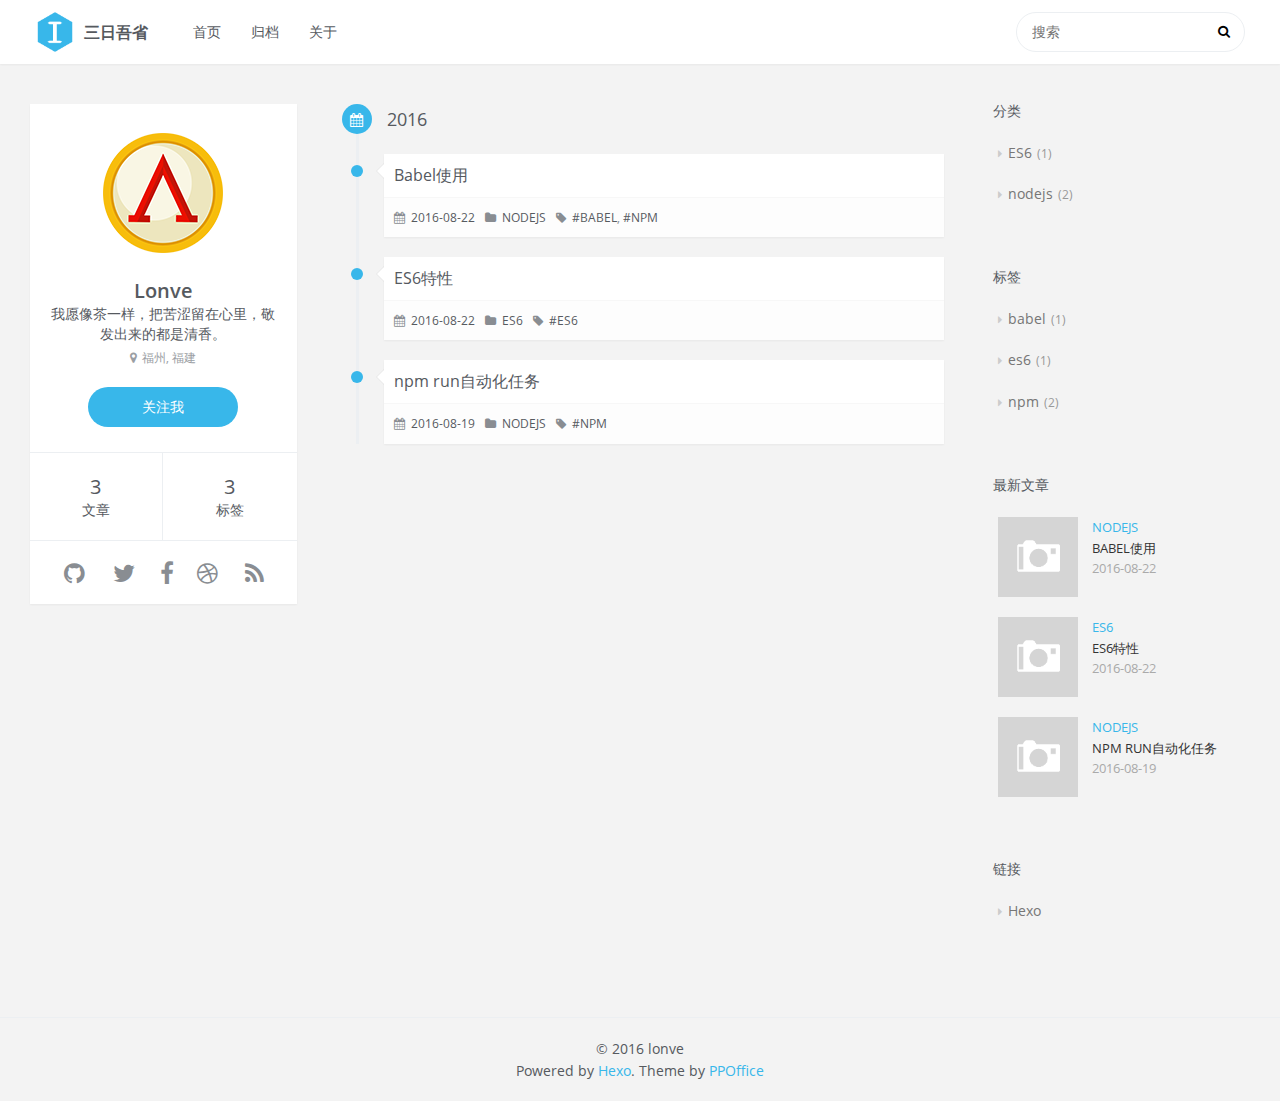
<file: archives/2016/08/index.html>
<!DOCTYPE html>
<html lang=zh>
<head>
    <meta charset="utf-8">
    
    <title>归档: 2016/8 | 三日吾省</title>
    <meta name="viewport" content="width=device-width, initial-scale=1, maximum-scale=1" />
    <meta name="description" content="Lonve">
<meta property="og:type" content="website">
<meta property="og:title" content="三日吾省">
<meta property="og:url" content="http://389cadcom.github.io/archives/2016/08/index.html">
<meta property="og:site_name" content="三日吾省">
<meta property="og:description" content="Lonve">
<meta name="twitter:card" content="summary">
<meta name="twitter:title" content="三日吾省">
<meta name="twitter:description" content="Lonve">
    

    
        <link rel="alternate" href="/" title="三日吾省" type="application/atom+xml" />
    

    

    <link rel="stylesheet" href="/vendor/font-awesome/css/font-awesome.min.css">
    <link rel="stylesheet" href="/vendor/open-sans/styles.css">
    <link rel="stylesheet" href="/vendor/source-code-pro/styles.css">

    <link rel="stylesheet" href="/css/style.css">

    <script src="/vendor/jquery/2.1.3/jquery.min.js"></script>
    
    
        <link rel="stylesheet" href="/vendor/fancybox/jquery.fancybox.css">
    
    
    
    

</head>

<body>
    <div id="container">
        <header id="header">
    <div id="header-main" class="header-inner">
        <div class="outer">
            <a href="/" id="logo">
                <i class="logo"></i>
                <span class="site-title">三日吾省</span>
            </a>
            <nav id="main-nav">
                
                    <a class="main-nav-link" href="/">首页</a>
                
                    <a class="main-nav-link" href="/archives">归档</a>
                
                    <a class="main-nav-link" href="/about">关于</a>
                
            </nav>
            
                
                <nav id="sub-nav">
                    <div class="profile" id="profile-nav">
                        <a id="profile-anchor" href="javascript:;">
                            <img class="avatar" src="/css/images/avatar.png" />
                            <i class="fa fa-caret-down"></i>
                        </a>
                    </div>
                </nav>
            
            <div id="search-form-wrap">

    <form class="search-form">
        <input type="text" class="ins-search-input search-form-input" placeholder="搜索" />
        <button type="submit" class="search-form-submit"></button>
    </form>
    <div class="ins-search">
    <div class="ins-search-mask"></div>
    <div class="ins-search-container">
        <div class="ins-input-wrapper">
            <input type="text" class="ins-search-input" placeholder="想要查找什么..." />
            <span class="ins-close ins-selectable"><i class="fa fa-times-circle"></i></span>
        </div>
        <div class="ins-section-wrapper">
            <div class="ins-section-container"></div>
        </div>
    </div>
</div>
<script>
(function (window) {
    var INSIGHT_CONFIG = {
        TRANSLATION: {
            POSTS: '文章',
            PAGES: '页面',
            CATEGORIES: '分类',
            TAGS: '标签',
            UNTITLED: '(未命名)',
        },
        ROOT_URL: '/'
    };
    window.INSIGHT_CONFIG = INSIGHT_CONFIG;
})(window);
</script>
<script src="/js/insight.js"></script>

</div>
        </div>
    </div>
    <div id="main-nav-mobile" class="header-sub header-inner">
        <table class="menu outer">
            <tr>
                
                    <td><a class="main-nav-link" href="/">首页</a></td>
                
                    <td><a class="main-nav-link" href="/archives">归档</a></td>
                
                    <td><a class="main-nav-link" href="/about">关于</a></td>
                
                <td>
                    
    <div class="search-form">
        <input type="text" class="ins-search-input search-form-input" placeholder="搜索" />
    </div>

                </td>
            </tr>
        </table>
    </div>
</header>

        <div class="outer">
            
                

<aside id="profile">
    <div class="inner profile-inner">
        <div class="base-info profile-block">
            <img id="avatar" src="/css/images/avatar.png" />
            <h2 id="name">Lonve</h2>
            <h3 id="title">我愿像茶一样，把苦涩留在心里，敬发出来的都是清香。</h3>
            <span id="location"><i class="fa fa-map-marker"></i>福州, 福建</span>
            <a id="follow" target="_blank" href="https://github.com/389cadcom/">关注我</a>
        </div>
        <div class="article-info profile-block">
            <div class="article-info-block">
                3
                <span>文章</span>
            </div>
            <div class="article-info-block">
                3
                <span>标签</span>
            </div>
        </div>
        
        <div class="profile-block social-links">
            <table>
                <tr>
                    
                    
                    <td>
                        <a href="http://github.com/389cadcom" target="_blank" title="github" class=tooltip>
                            <i class="fa fa-github"></i>
                        </a>
                    </td>
                    
                    <td>
                        <a href="/" target="_blank" title="twitter" class=tooltip>
                            <i class="fa fa-twitter"></i>
                        </a>
                    </td>
                    
                    <td>
                        <a href="/" target="_blank" title="facebook" class=tooltip>
                            <i class="fa fa-facebook"></i>
                        </a>
                    </td>
                    
                    <td>
                        <a href="/" target="_blank" title="dribbble" class=tooltip>
                            <i class="fa fa-dribbble"></i>
                        </a>
                    </td>
                    
                    <td>
                        <a href="/" target="_blank" title="rss" class=tooltip>
                            <i class="fa fa-rss"></i>
                        </a>
                    </td>
                    
                </tr>
            </table>
        </div>
        
    </div>
</aside>

            
            <section id="main"><div class="timeline timeline-wrap">
    
            <div class="timeline-row timeline-row-major">
                <span class="node"><i class="fa fa-calendar"></i></span>
                <h1 class="title">2016</h1>
            </div>
        
        <div class="timeline-row">
            <span class="node"></span>
            <div class="content">
                
    
        <h1 itemprop="name">
            <a class="timeline-article-title" href="/2016/08/22/Babel使用/">Babel使用</a>
        </h1>
    

                <div class="article-meta">
                    
    <div class="article-date">
        <i class="fa fa-calendar"></i>
        <a href="/2016/08/22/Babel使用/">
            <time datetime="2016-08-22T03:20:01.114Z" itemprop="datePublished">2016-08-22</time>
        </a>
    </div>


                    
    <div class="article-category">
    	<i class="fa fa-folder"></i>
        <a class="article-category-link" href="/categories/nodejs/">nodejs</a>
    </div>

                    
    <div class="article-tag">
        <i class="fa fa-tag"></i>
        <a class="tag-link" href="/tags/babel/">babel</a>, <a class="tag-link" href="/tags/npm/">npm</a>
    </div>

                </div>
            </div>
        </div>
    
        <div class="timeline-row">
            <span class="node"></span>
            <div class="content">
                
    
        <h1 itemprop="name">
            <a class="timeline-article-title" href="/2016/08/22/ES6特性/">ES6特性</a>
        </h1>
    

                <div class="article-meta">
                    
    <div class="article-date">
        <i class="fa fa-calendar"></i>
        <a href="/2016/08/22/ES6特性/">
            <time datetime="2016-08-22T01:16:05.709Z" itemprop="datePublished">2016-08-22</time>
        </a>
    </div>


                    
    <div class="article-category">
    	<i class="fa fa-folder"></i>
        <a class="article-category-link" href="/categories/ES6/">ES6</a>
    </div>

                    
    <div class="article-tag">
        <i class="fa fa-tag"></i>
        <a class="tag-link" href="/tags/es6/">es6</a>
    </div>

                </div>
            </div>
        </div>
    
        <div class="timeline-row">
            <span class="node"></span>
            <div class="content">
                
    
        <h1 itemprop="name">
            <a class="timeline-article-title" href="/2016/08/19/npm run自动化/">npm run自动化任务</a>
        </h1>
    

                <div class="article-meta">
                    
    <div class="article-date">
        <i class="fa fa-calendar"></i>
        <a href="/2016/08/19/npm run自动化/">
            <time datetime="2016-08-19T07:08:18.382Z" itemprop="datePublished">2016-08-19</time>
        </a>
    </div>


                    
    <div class="article-category">
    	<i class="fa fa-folder"></i>
        <a class="article-category-link" href="/categories/nodejs/">nodejs</a>
    </div>

                    
    <div class="article-tag">
        <i class="fa fa-tag"></i>
        <a class="tag-link" href="/tags/npm/">npm</a>
    </div>

                </div>
            </div>
        </div>
    
</div>
</section>
            
                <aside id="sidebar">
   
        
    <div class="widget-wrap">
        <h3 class="widget-title">分类</h3>
        <div class="widget">
            <ul class="category-list"><li class="category-list-item"><a class="category-list-link" href="/categories/ES6/">ES6</a><span class="category-list-count">1</span></li><li class="category-list-item"><a class="category-list-link" href="/categories/nodejs/">nodejs</a><span class="category-list-count">2</span></li></ul>
        </div>
    </div>

    
        
    <div class="widget-wrap">
        <h3 class="widget-title">标签</h3>
        <div class="widget">
            <ul class="tag-list"><li class="tag-list-item"><a class="tag-list-link" href="/tags/babel/">babel</a><span class="tag-list-count">1</span></li><li class="tag-list-item"><a class="tag-list-link" href="/tags/es6/">es6</a><span class="tag-list-count">1</span></li><li class="tag-list-item"><a class="tag-list-link" href="/tags/npm/">npm</a><span class="tag-list-count">2</span></li></ul>
        </div>
    </div>

    
        
    <div class="widget-wrap">
        <h3 class="widget-title">最新文章</h3>
        <div class="widget">
            <ul id="recent-post" class="">
                
                    <li>
                        
                        <div class="item-thumbnail">
                            <a href="/2016/08/22/Babel使用/" class="thumbnail">
    
    
        <span class="thumbnail-image thumbnail-none"></span>
    
</a>

                        </div>
                        
                        <div class="item-inner">
                            <p class="item-category"><a class="article-category-link" href="/categories/nodejs/">nodejs</a></p>
                            <p class="item-title"><a href="/2016/08/22/Babel使用/" class="title">Babel使用</a></p>
                            <p class="item-date"><time datetime="2016-08-22T03:20:01.114Z" itemprop="datePublished">2016-08-22</time></p>
                        </div>
                    </li>
                
                    <li>
                        
                        <div class="item-thumbnail">
                            <a href="/2016/08/22/ES6特性/" class="thumbnail">
    
    
        <span class="thumbnail-image thumbnail-none"></span>
    
</a>

                        </div>
                        
                        <div class="item-inner">
                            <p class="item-category"><a class="article-category-link" href="/categories/ES6/">ES6</a></p>
                            <p class="item-title"><a href="/2016/08/22/ES6特性/" class="title">ES6特性</a></p>
                            <p class="item-date"><time datetime="2016-08-22T01:16:05.709Z" itemprop="datePublished">2016-08-22</time></p>
                        </div>
                    </li>
                
                    <li>
                        
                        <div class="item-thumbnail">
                            <a href="/2016/08/19/npm run自动化/" class="thumbnail">
    
    
        <span class="thumbnail-image thumbnail-none"></span>
    
</a>

                        </div>
                        
                        <div class="item-inner">
                            <p class="item-category"><a class="article-category-link" href="/categories/nodejs/">nodejs</a></p>
                            <p class="item-title"><a href="/2016/08/19/npm run自动化/" class="title">npm run自动化任务</a></p>
                            <p class="item-date"><time datetime="2016-08-19T07:08:18.382Z" itemprop="datePublished">2016-08-19</time></p>
                        </div>
                    </li>
                
            </ul>
        </div>
    </div>

    
        
    <div class="widget-wrap widget-list">
        <h3 class="widget-title">链接</h3>
        <div class="widget">
            <ul>
                
                    <li>
                        <a href="http://hexo.io">Hexo</a>
                    </li>
                
            </ul>
        </div>
    </div>


    
    <div id="toTop" class="fa fa-angle-up"></div>
</aside>
            
        </div>
        <footer id="footer">
    <div class="outer">
        <div id="footer-info" class="inner">
            &copy; 2016 lonve<br>
            Powered by <a href="http://hexo.io/" target="_blank">Hexo</a>. Theme by <a href="http://github.com/ppoffice">PPOffice</a>
        </div>
    </div>
</footer>
        
    
    <script type="text/javascript">
	var duoshuoQuery = {short_name:"araolin"};
	(function() {
		var ds = document.createElement('script');
		ds.type = 'text/javascript';ds.async = true;
		ds.src = (document.location.protocol == 'https:' ? 'https:' : 'http:') + '//static.duoshuo.com/embed.js';
		ds.charset = 'UTF-8';
		(document.getElementsByTagName('head')[0] 
		 || document.getElementsByTagName('body')[0]).appendChild(ds);
	})();
  </script>



    
        <script src="/vendor/fancybox/jquery.fancybox.pack.js"></script>
    


<!-- Custom Scripts -->
<script src="/js/main.js"></script>

    </div>
</body>
</html>
</file>
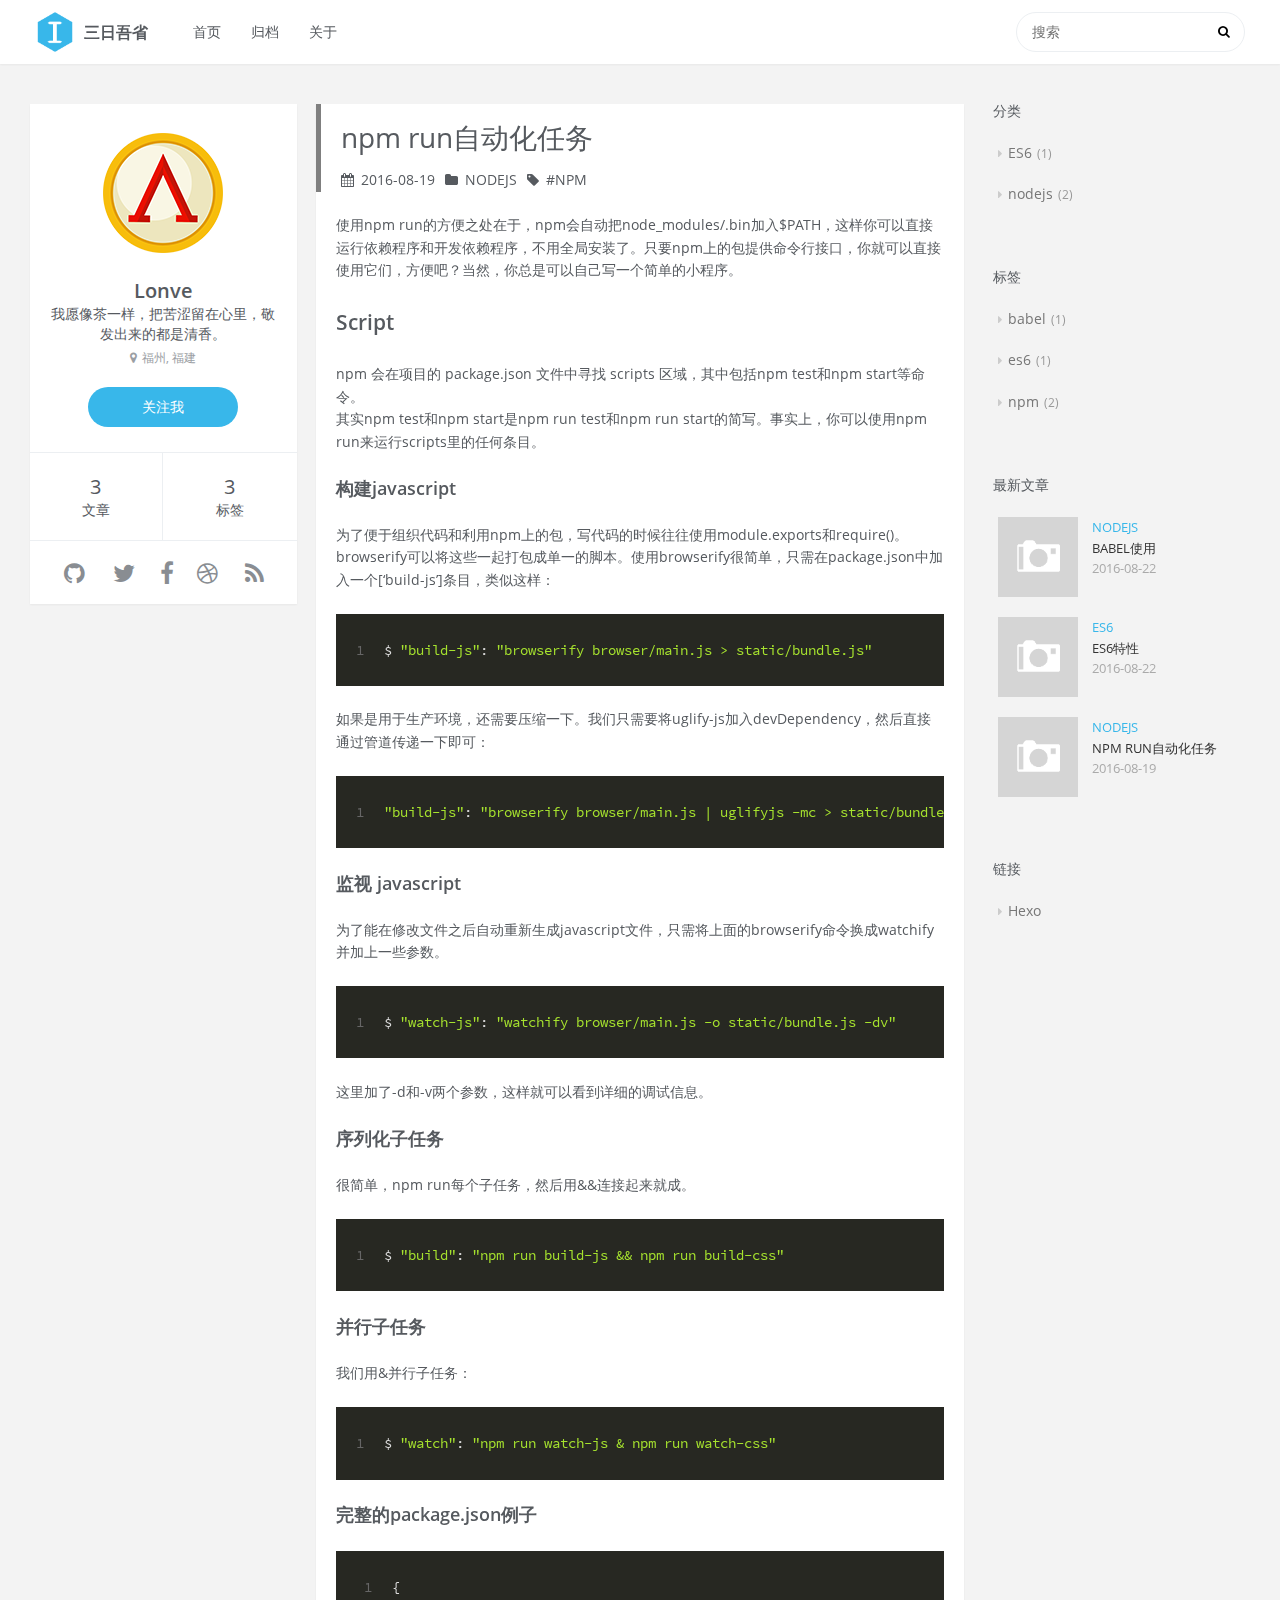
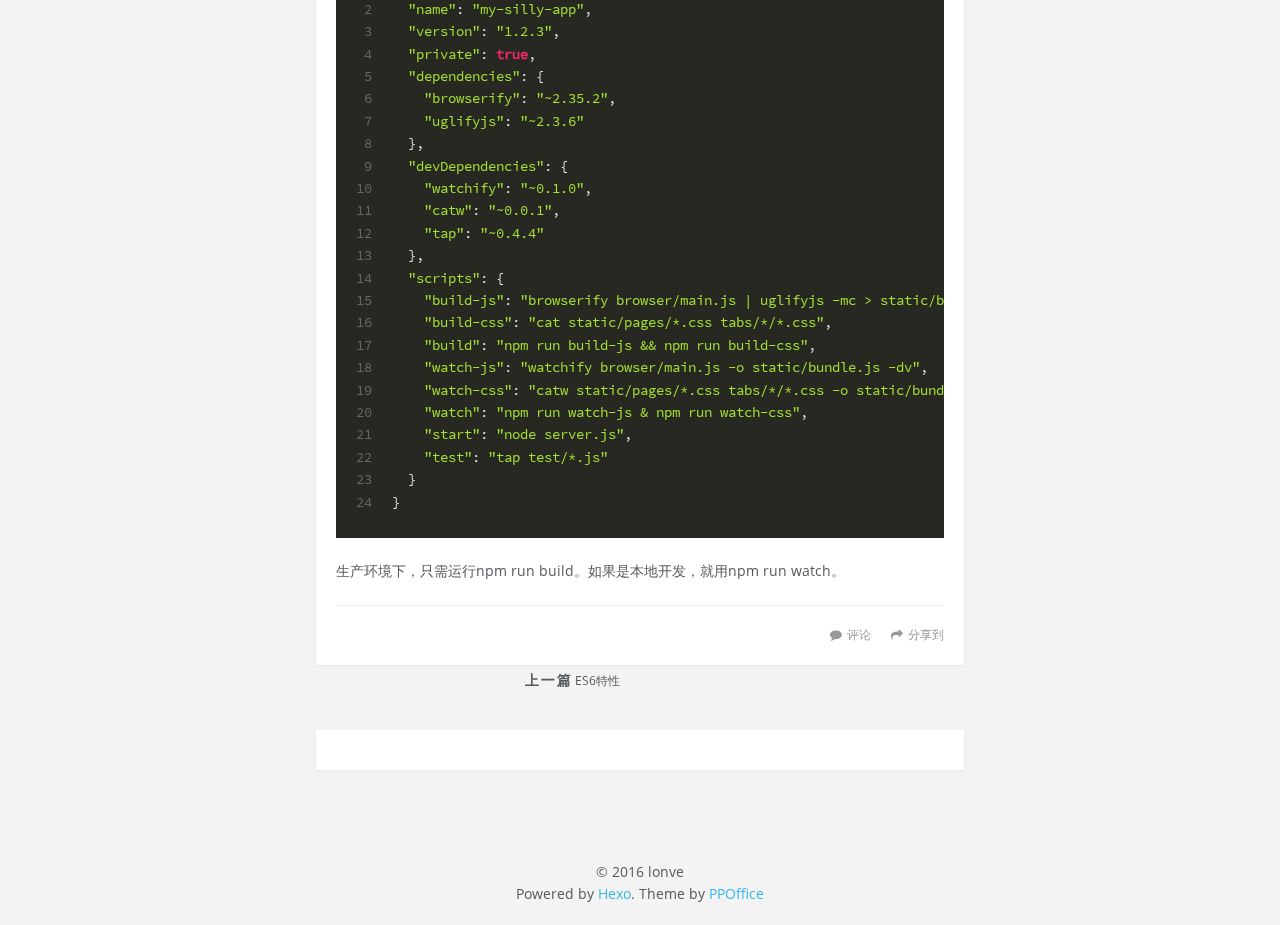
<file: 2016/08/19/npm run自动化/index.html>
<!DOCTYPE html>
<html lang=zh>
<head>
    <meta charset="utf-8">
    
    <title>npm run自动化任务 | 三日吾省</title>
    <meta name="viewport" content="width=device-width, initial-scale=1, maximum-scale=1" />
    <meta name="description" content="使用npm run的方便之处在于，npm会自动把node_modules/.bin加入$PATH，这样你可以直接运行依赖程序和开发依赖程序，不用全局安装了。只要npm上的包提供命令行接口，你就可以直接使用它们，方便吧？当然，你总是可以自己写一个简单的小程序。
Scriptnpm 会在项目的 package.json 文件中寻找 scripts 区域，其中包括npm test和npm start等命">
<meta property="og:type" content="article">
<meta property="og:title" content="npm run自动化任务">
<meta property="og:url" content="http://389cadcom.github.io/2016/08/19/npm run自动化/index.html">
<meta property="og:site_name" content="三日吾省">
<meta property="og:description" content="使用npm run的方便之处在于，npm会自动把node_modules/.bin加入$PATH，这样你可以直接运行依赖程序和开发依赖程序，不用全局安装了。只要npm上的包提供命令行接口，你就可以直接使用它们，方便吧？当然，你总是可以自己写一个简单的小程序。
Scriptnpm 会在项目的 package.json 文件中寻找 scripts 区域，其中包括npm test和npm start等命">
<meta property="og:updated_time" content="2016-08-19T07:54:11.566Z">
<meta name="twitter:card" content="summary">
<meta name="twitter:title" content="npm run自动化任务">
<meta name="twitter:description" content="使用npm run的方便之处在于，npm会自动把node_modules/.bin加入$PATH，这样你可以直接运行依赖程序和开发依赖程序，不用全局安装了。只要npm上的包提供命令行接口，你就可以直接使用它们，方便吧？当然，你总是可以自己写一个简单的小程序。
Scriptnpm 会在项目的 package.json 文件中寻找 scripts 区域，其中包括npm test和npm start等命">
    

    
        <link rel="alternate" href="/" title="三日吾省" type="application/atom+xml" />
    

    

    <link rel="stylesheet" href="/vendor/font-awesome/css/font-awesome.min.css">
    <link rel="stylesheet" href="/vendor/open-sans/styles.css">
    <link rel="stylesheet" href="/vendor/source-code-pro/styles.css">

    <link rel="stylesheet" href="/css/style.css">

    <script src="/vendor/jquery/2.1.3/jquery.min.js"></script>
    
    
        <link rel="stylesheet" href="/vendor/fancybox/jquery.fancybox.css">
    
    
    
    

</head>

<body>
    <div id="container">
        <header id="header">
    <div id="header-main" class="header-inner">
        <div class="outer">
            <a href="/" id="logo">
                <i class="logo"></i>
                <span class="site-title">三日吾省</span>
            </a>
            <nav id="main-nav">
                
                    <a class="main-nav-link" href="/">首页</a>
                
                    <a class="main-nav-link" href="/archives">归档</a>
                
                    <a class="main-nav-link" href="/about">关于</a>
                
            </nav>
            
                
                <nav id="sub-nav">
                    <div class="profile" id="profile-nav">
                        <a id="profile-anchor" href="javascript:;">
                            <img class="avatar" src="/css/images/avatar.png" />
                            <i class="fa fa-caret-down"></i>
                        </a>
                    </div>
                </nav>
            
            <div id="search-form-wrap">

    <form class="search-form">
        <input type="text" class="ins-search-input search-form-input" placeholder="搜索" />
        <button type="submit" class="search-form-submit"></button>
    </form>
    <div class="ins-search">
    <div class="ins-search-mask"></div>
    <div class="ins-search-container">
        <div class="ins-input-wrapper">
            <input type="text" class="ins-search-input" placeholder="想要查找什么..." />
            <span class="ins-close ins-selectable"><i class="fa fa-times-circle"></i></span>
        </div>
        <div class="ins-section-wrapper">
            <div class="ins-section-container"></div>
        </div>
    </div>
</div>
<script>
(function (window) {
    var INSIGHT_CONFIG = {
        TRANSLATION: {
            POSTS: '文章',
            PAGES: '页面',
            CATEGORIES: '分类',
            TAGS: '标签',
            UNTITLED: '(未命名)',
        },
        ROOT_URL: '/'
    };
    window.INSIGHT_CONFIG = INSIGHT_CONFIG;
})(window);
</script>
<script src="/js/insight.js"></script>

</div>
        </div>
    </div>
    <div id="main-nav-mobile" class="header-sub header-inner">
        <table class="menu outer">
            <tr>
                
                    <td><a class="main-nav-link" href="/">首页</a></td>
                
                    <td><a class="main-nav-link" href="/archives">归档</a></td>
                
                    <td><a class="main-nav-link" href="/about">关于</a></td>
                
                <td>
                    
    <div class="search-form">
        <input type="text" class="ins-search-input search-form-input" placeholder="搜索" />
    </div>

                </td>
            </tr>
        </table>
    </div>
</header>

        <div class="outer">
            
                

<aside id="profile">
    <div class="inner profile-inner">
        <div class="base-info profile-block">
            <img id="avatar" src="/css/images/avatar.png" />
            <h2 id="name">Lonve</h2>
            <h3 id="title">我愿像茶一样，把苦涩留在心里，敬发出来的都是清香。</h3>
            <span id="location"><i class="fa fa-map-marker"></i>福州, 福建</span>
            <a id="follow" target="_blank" href="https://github.com/389cadcom/">关注我</a>
        </div>
        <div class="article-info profile-block">
            <div class="article-info-block">
                3
                <span>文章</span>
            </div>
            <div class="article-info-block">
                3
                <span>标签</span>
            </div>
        </div>
        
        <div class="profile-block social-links">
            <table>
                <tr>
                    
                    
                    <td>
                        <a href="http://github.com/389cadcom" target="_blank" title="github" class=tooltip>
                            <i class="fa fa-github"></i>
                        </a>
                    </td>
                    
                    <td>
                        <a href="/" target="_blank" title="twitter" class=tooltip>
                            <i class="fa fa-twitter"></i>
                        </a>
                    </td>
                    
                    <td>
                        <a href="/" target="_blank" title="facebook" class=tooltip>
                            <i class="fa fa-facebook"></i>
                        </a>
                    </td>
                    
                    <td>
                        <a href="/" target="_blank" title="dribbble" class=tooltip>
                            <i class="fa fa-dribbble"></i>
                        </a>
                    </td>
                    
                    <td>
                        <a href="/" target="_blank" title="rss" class=tooltip>
                            <i class="fa fa-rss"></i>
                        </a>
                    </td>
                    
                </tr>
            </table>
        </div>
        
    </div>
</aside>

            
            <section id="main"><article id="post-npm run自动化" class="article article-type-post" itemscope itemprop="blogPost">
    <div class="article-inner">
        
        
        
            <header class="article-header">
                
    
        <h1 class="article-title" itemprop="name">
            npm run自动化任务
        </h1>
    

                
                    <div class="article-meta">
                        
    <div class="article-date">
        <i class="fa fa-calendar"></i>
        <a href="/2016/08/19/npm run自动化/">
            <time datetime="2016-08-19T07:08:18.382Z" itemprop="datePublished">2016-08-19</time>
        </a>
    </div>


                        
    <div class="article-category">
    	<i class="fa fa-folder"></i>
        <a class="article-category-link" href="/categories/nodejs/">nodejs</a>
    </div>

                        
    <div class="article-tag">
        <i class="fa fa-tag"></i>
        <a class="tag-link" href="/tags/npm/">npm</a>
    </div>

                    </div>
                
            </header>
        
        <div class="article-entry" itemprop="articleBody">
        
            
            <p>使用npm run的方便之处在于，npm会自动把node_modules/.bin加入$PATH，这样你可以直接运行依赖程序和开发依赖程序，不用全局安装了。只要npm上的包提供命令行接口，你就可以直接使用它们，方便吧？当然，你总是可以自己写一个简单的小程序。</p>
<h2 id="Script"><a href="#Script" class="headerlink" title="Script"></a>Script</h2><p>npm 会在项目的 package.json 文件中寻找 scripts 区域，其中包括npm test和npm start等命令。<br>其实npm test和npm start是npm run test和npm run start的简写。事实上，你可以使用npm run来运行scripts里的任何条目。<br><a id="more"></a></p>
<h3 id="构建javascript"><a href="#构建javascript" class="headerlink" title="构建javascript"></a>构建javascript</h3><p>为了便于组织代码和利用npm上的包，写代码的时候往往使用module.exports和require()。browserify可以将这些一起打包成单一的脚本。使用browserify很简单，只需在package.json中加入一个[‘build-js’]条目，类似这样：<br><figure class="highlight bash"><table><tr><td class="gutter"><pre><div class="line">1</div></pre></td><td class="code"><pre><div class="line">$ <span class="string">"build-js"</span>: <span class="string">"browserify browser/main.js &gt; static/bundle.js"</span></div></pre></td></tr></table></figure></p>
<p>如果是用于生产环境，还需要压缩一下。我们只需要将uglify-js加入devDependency，然后直接通过管道传递一下即可：<br><figure class="highlight bash"><table><tr><td class="gutter"><pre><div class="line">1</div></pre></td><td class="code"><pre><div class="line"><span class="string">"build-js"</span>: <span class="string">"browserify browser/main.js | uglifyjs -mc &gt; static/bundle.js"</span></div></pre></td></tr></table></figure></p>
<h3 id="监视-javascript"><a href="#监视-javascript" class="headerlink" title="监视 javascript"></a>监视 javascript</h3><p>为了能在修改文件之后自动重新生成javascript文件，只需将上面的browserify命令换成watchify并加上一些参数。</p>
<figure class="highlight bash"><table><tr><td class="gutter"><pre><div class="line">1</div></pre></td><td class="code"><pre><div class="line">$ <span class="string">"watch-js"</span>: <span class="string">"watchify browser/main.js -o static/bundle.js -dv"</span></div></pre></td></tr></table></figure>
<p>这里加了-d和-v两个参数，这样就可以看到详细的调试信息。</p>
<h3 id="序列化子任务"><a href="#序列化子任务" class="headerlink" title="序列化子任务"></a>序列化子任务</h3><p>很简单，npm run每个子任务，然后用&amp;&amp;连接起来就成。</p>
<figure class="highlight bash"><table><tr><td class="gutter"><pre><div class="line">1</div></pre></td><td class="code"><pre><div class="line">$ <span class="string">"build"</span>: <span class="string">"npm run build-js &amp;&amp; npm run build-css"</span></div></pre></td></tr></table></figure>
<h3 id="并行子任务"><a href="#并行子任务" class="headerlink" title="并行子任务"></a>并行子任务</h3><p>我们用&amp;并行子任务：</p>
<figure class="highlight bash"><table><tr><td class="gutter"><pre><div class="line">1</div></pre></td><td class="code"><pre><div class="line">$ <span class="string">"watch"</span>: <span class="string">"npm run watch-js &amp; npm run watch-css"</span></div></pre></td></tr></table></figure>
<h3 id="完整的package-json例子"><a href="#完整的package-json例子" class="headerlink" title="完整的package.json例子"></a>完整的package.json例子</h3><figure class="highlight bash"><table><tr><td class="gutter"><pre><div class="line">1</div><div class="line">2</div><div class="line">3</div><div class="line">4</div><div class="line">5</div><div class="line">6</div><div class="line">7</div><div class="line">8</div><div class="line">9</div><div class="line">10</div><div class="line">11</div><div class="line">12</div><div class="line">13</div><div class="line">14</div><div class="line">15</div><div class="line">16</div><div class="line">17</div><div class="line">18</div><div class="line">19</div><div class="line">20</div><div class="line">21</div><div class="line">22</div><div class="line">23</div><div class="line">24</div></pre></td><td class="code"><pre><div class="line">&#123;</div><div class="line">  <span class="string">"name"</span>: <span class="string">"my-silly-app"</span>,</div><div class="line">  <span class="string">"version"</span>: <span class="string">"1.2.3"</span>,</div><div class="line">  <span class="string">"private"</span>: <span class="literal">true</span>,</div><div class="line">  <span class="string">"dependencies"</span>: &#123;</div><div class="line">    <span class="string">"browserify"</span>: <span class="string">"~2.35.2"</span>,</div><div class="line">    <span class="string">"uglifyjs"</span>: <span class="string">"~2.3.6"</span></div><div class="line">  &#125;,</div><div class="line">  <span class="string">"devDependencies"</span>: &#123;</div><div class="line">    <span class="string">"watchify"</span>: <span class="string">"~0.1.0"</span>,</div><div class="line">    <span class="string">"catw"</span>: <span class="string">"~0.0.1"</span>,</div><div class="line">    <span class="string">"tap"</span>: <span class="string">"~0.4.4"</span></div><div class="line">  &#125;,</div><div class="line">  <span class="string">"scripts"</span>: &#123;</div><div class="line">    <span class="string">"build-js"</span>: <span class="string">"browserify browser/main.js | uglifyjs -mc &gt; static/bundle.js"</span>,</div><div class="line">    <span class="string">"build-css"</span>: <span class="string">"cat static/pages/*.css tabs/*/*.css"</span>,</div><div class="line">    <span class="string">"build"</span>: <span class="string">"npm run build-js &amp;&amp; npm run build-css"</span>,</div><div class="line">    <span class="string">"watch-js"</span>: <span class="string">"watchify browser/main.js -o static/bundle.js -dv"</span>,</div><div class="line">    <span class="string">"watch-css"</span>: <span class="string">"catw static/pages/*.css tabs/*/*.css -o static/bundle.css -v"</span>,</div><div class="line">    <span class="string">"watch"</span>: <span class="string">"npm run watch-js &amp; npm run watch-css"</span>,</div><div class="line">    <span class="string">"start"</span>: <span class="string">"node server.js"</span>,</div><div class="line">    <span class="string">"test"</span>: <span class="string">"tap test/*.js"</span></div><div class="line">  &#125;</div><div class="line">&#125;</div></pre></td></tr></table></figure>
<p>生产环境下，只需运行npm run build。如果是本地开发，就用npm run watch。</p>

        
        </div>
        <footer class="article-footer">
            <div class="share-container">



</div>

    <a data-url="http://389cadcom.github.io/2016/08/19/npm run自动化/" data-id="cis5ocsg20005wcs1q9jf4bcp" class="article-share-link"><i class="fa fa-share"></i>分享到</a>
<script>
    (function ($) {
        // Prevent duplicate binding
        if (typeof(__SHARE_BUTTON_BINDED__) === 'undefined' || !__SHARE_BUTTON_BINDED__) {
            __SHARE_BUTTON_BINDED__ = true;
        } else {
            return;
        }
        $('body').on('click', function() {
            $('.article-share-box.on').removeClass('on');
        }).on('click', '.article-share-link', function(e) {
            e.stopPropagation();

            var $this = $(this),
                url = $this.attr('data-url'),
                encodedUrl = encodeURIComponent(url),
                id = 'article-share-box-' + $this.attr('data-id'),
                offset = $this.offset(),
                box;

            if ($('#' + id).length) {
                box = $('#' + id);

                if (box.hasClass('on')){
                    box.removeClass('on');
                    return;
                }
            } else {
                var html = [
                    '<div id="' + id + '" class="article-share-box">',
                        '<input class="article-share-input" value="' + url + '">',
                        '<div class="article-share-links">',
                            '<a href="https://twitter.com/intent/tweet?url=' + encodedUrl + '" class="fa fa-twitter article-share-twitter" target="_blank" title="Twitter"></a>',
                            '<a href="https://www.facebook.com/sharer.php?u=' + encodedUrl + '" class="fa fa-facebook article-share-facebook" target="_blank" title="Facebook"></a>',
                            '<a href="http://pinterest.com/pin/create/button/?url=' + encodedUrl + '" class="fa fa-pinterest article-share-pinterest" target="_blank" title="Pinterest"></a>',
                            '<a href="https://plus.google.com/share?url=' + encodedUrl + '" class="fa fa-google article-share-google" target="_blank" title="Google+"></a>',
                        '</div>',
                    '</div>'
                ].join('');

              box = $(html);

              $('body').append(box);
            }

            $('.article-share-box.on').hide();

            box.css({
                top: offset.top + 25,
                left: offset.left
            }).addClass('on');

        }).on('click', '.article-share-box', function (e) {
            e.stopPropagation();
        }).on('click', '.article-share-box-input', function () {
            $(this).select();
        }).on('click', '.article-share-box-link', function (e) {
            e.preventDefault();
            e.stopPropagation();

            window.open(this.href, 'article-share-box-window-' + Date.now(), 'width=500,height=450');
        });
    })(jQuery);
</script>

            
    
        <a href="http://389cadcom.github.io/2016/08/19/npm run自动化/#comments" class="article-comment-link ds-thread-count" data-thread-key="http://389cadcom.github.io/2016/08/19/npm run自动化/">评论</a>
    

        </footer>
    </div>
    
        
<nav id="article-nav">
    
        <a href="/2016/08/22/ES6特性/" id="article-nav-newer" class="article-nav-link-wrap">
            <strong class="article-nav-caption">上一篇</strong>
            <div class="article-nav-title">
                
                    ES6特性
                
            </div>
        </a>
    
    
</nav>


    
</article>


    
    <section id="comments">
    
        
    <div class="ds-thread" data-thread-key="2016/08/19/npm run自动化/" data-title="npm run自动化任务" data-url="http://389cadcom.github.io/2016/08/19/npm run自动化/"></div>
    <style>
        #ds-thread #ds-reset .ds-textarea-wrapper {
            background: none;
        }
        #ds-reset .ds-avatar img {
            box-shadow: none;
        }
        #ds-reset .ds-gradient-bg {
            background: #f7f7f7;
        }
        #ds-thread #ds-reset li.ds-tab a {
            border-radius: 3px;
        }
        #ds-thread #ds-reset .ds-post-button {
            color: white;
            border: none;
            box-shadow: none;
            background: #d32;
            text-shadow: none;
            font-weight: normal;
            font-family: 'Microsoft Yahei';
        }
        #ds-thread #ds-reset .ds-post-button:hover {
            color: white;
            background: #DE594C;
        }
        #ds-thread #ds-reset .ds-post-button:active {
            background: #d32;
        }
        #ds-smilies-tooltip ul.ds-smilies-tabs li a.ds-current {
            color: white;
            background: #d32;
            box-shadow: none;
            text-shadow: none;
            font-weight: normal;
        }
    </style>

    
    </section>

</section>
            
                <aside id="sidebar">
   
        
    <div class="widget-wrap">
        <h3 class="widget-title">分类</h3>
        <div class="widget">
            <ul class="category-list"><li class="category-list-item"><a class="category-list-link" href="/categories/ES6/">ES6</a><span class="category-list-count">1</span></li><li class="category-list-item"><a class="category-list-link" href="/categories/nodejs/">nodejs</a><span class="category-list-count">2</span></li></ul>
        </div>
    </div>

    
        
    <div class="widget-wrap">
        <h3 class="widget-title">标签</h3>
        <div class="widget">
            <ul class="tag-list"><li class="tag-list-item"><a class="tag-list-link" href="/tags/babel/">babel</a><span class="tag-list-count">1</span></li><li class="tag-list-item"><a class="tag-list-link" href="/tags/es6/">es6</a><span class="tag-list-count">1</span></li><li class="tag-list-item"><a class="tag-list-link" href="/tags/npm/">npm</a><span class="tag-list-count">2</span></li></ul>
        </div>
    </div>

    
        
    <div class="widget-wrap">
        <h3 class="widget-title">最新文章</h3>
        <div class="widget">
            <ul id="recent-post" class="">
                
                    <li>
                        
                        <div class="item-thumbnail">
                            <a href="/2016/08/22/Babel使用/" class="thumbnail">
    
    
        <span class="thumbnail-image thumbnail-none"></span>
    
</a>

                        </div>
                        
                        <div class="item-inner">
                            <p class="item-category"><a class="article-category-link" href="/categories/nodejs/">nodejs</a></p>
                            <p class="item-title"><a href="/2016/08/22/Babel使用/" class="title">Babel使用</a></p>
                            <p class="item-date"><time datetime="2016-08-22T03:20:01.114Z" itemprop="datePublished">2016-08-22</time></p>
                        </div>
                    </li>
                
                    <li>
                        
                        <div class="item-thumbnail">
                            <a href="/2016/08/22/ES6特性/" class="thumbnail">
    
    
        <span class="thumbnail-image thumbnail-none"></span>
    
</a>

                        </div>
                        
                        <div class="item-inner">
                            <p class="item-category"><a class="article-category-link" href="/categories/ES6/">ES6</a></p>
                            <p class="item-title"><a href="/2016/08/22/ES6特性/" class="title">ES6特性</a></p>
                            <p class="item-date"><time datetime="2016-08-22T01:16:05.709Z" itemprop="datePublished">2016-08-22</time></p>
                        </div>
                    </li>
                
                    <li>
                        
                        <div class="item-thumbnail">
                            <a href="/2016/08/19/npm run自动化/" class="thumbnail">
    
    
        <span class="thumbnail-image thumbnail-none"></span>
    
</a>

                        </div>
                        
                        <div class="item-inner">
                            <p class="item-category"><a class="article-category-link" href="/categories/nodejs/">nodejs</a></p>
                            <p class="item-title"><a href="/2016/08/19/npm run自动化/" class="title">npm run自动化任务</a></p>
                            <p class="item-date"><time datetime="2016-08-19T07:08:18.382Z" itemprop="datePublished">2016-08-19</time></p>
                        </div>
                    </li>
                
            </ul>
        </div>
    </div>

    
        
    <div class="widget-wrap widget-list">
        <h3 class="widget-title">链接</h3>
        <div class="widget">
            <ul>
                
                    <li>
                        <a href="http://hexo.io">Hexo</a>
                    </li>
                
            </ul>
        </div>
    </div>


    
    <div id="toTop" class="fa fa-angle-up"></div>
</aside>
            
        </div>
        <footer id="footer">
    <div class="outer">
        <div id="footer-info" class="inner">
            &copy; 2016 lonve<br>
            Powered by <a href="http://hexo.io/" target="_blank">Hexo</a>. Theme by <a href="http://github.com/ppoffice">PPOffice</a>
        </div>
    </div>
</footer>
        
    
    <script type="text/javascript">
	var duoshuoQuery = {short_name:"araolin"};
	(function() {
		var ds = document.createElement('script');
		ds.type = 'text/javascript';ds.async = true;
		ds.src = (document.location.protocol == 'https:' ? 'https:' : 'http:') + '//static.duoshuo.com/embed.js';
		ds.charset = 'UTF-8';
		(document.getElementsByTagName('head')[0] 
		 || document.getElementsByTagName('body')[0]).appendChild(ds);
	})();
  </script>



    
        <script src="/vendor/fancybox/jquery.fancybox.pack.js"></script>
    


<!-- Custom Scripts -->
<script src="/js/main.js"></script>

    </div>
</body>
</html>
</file>
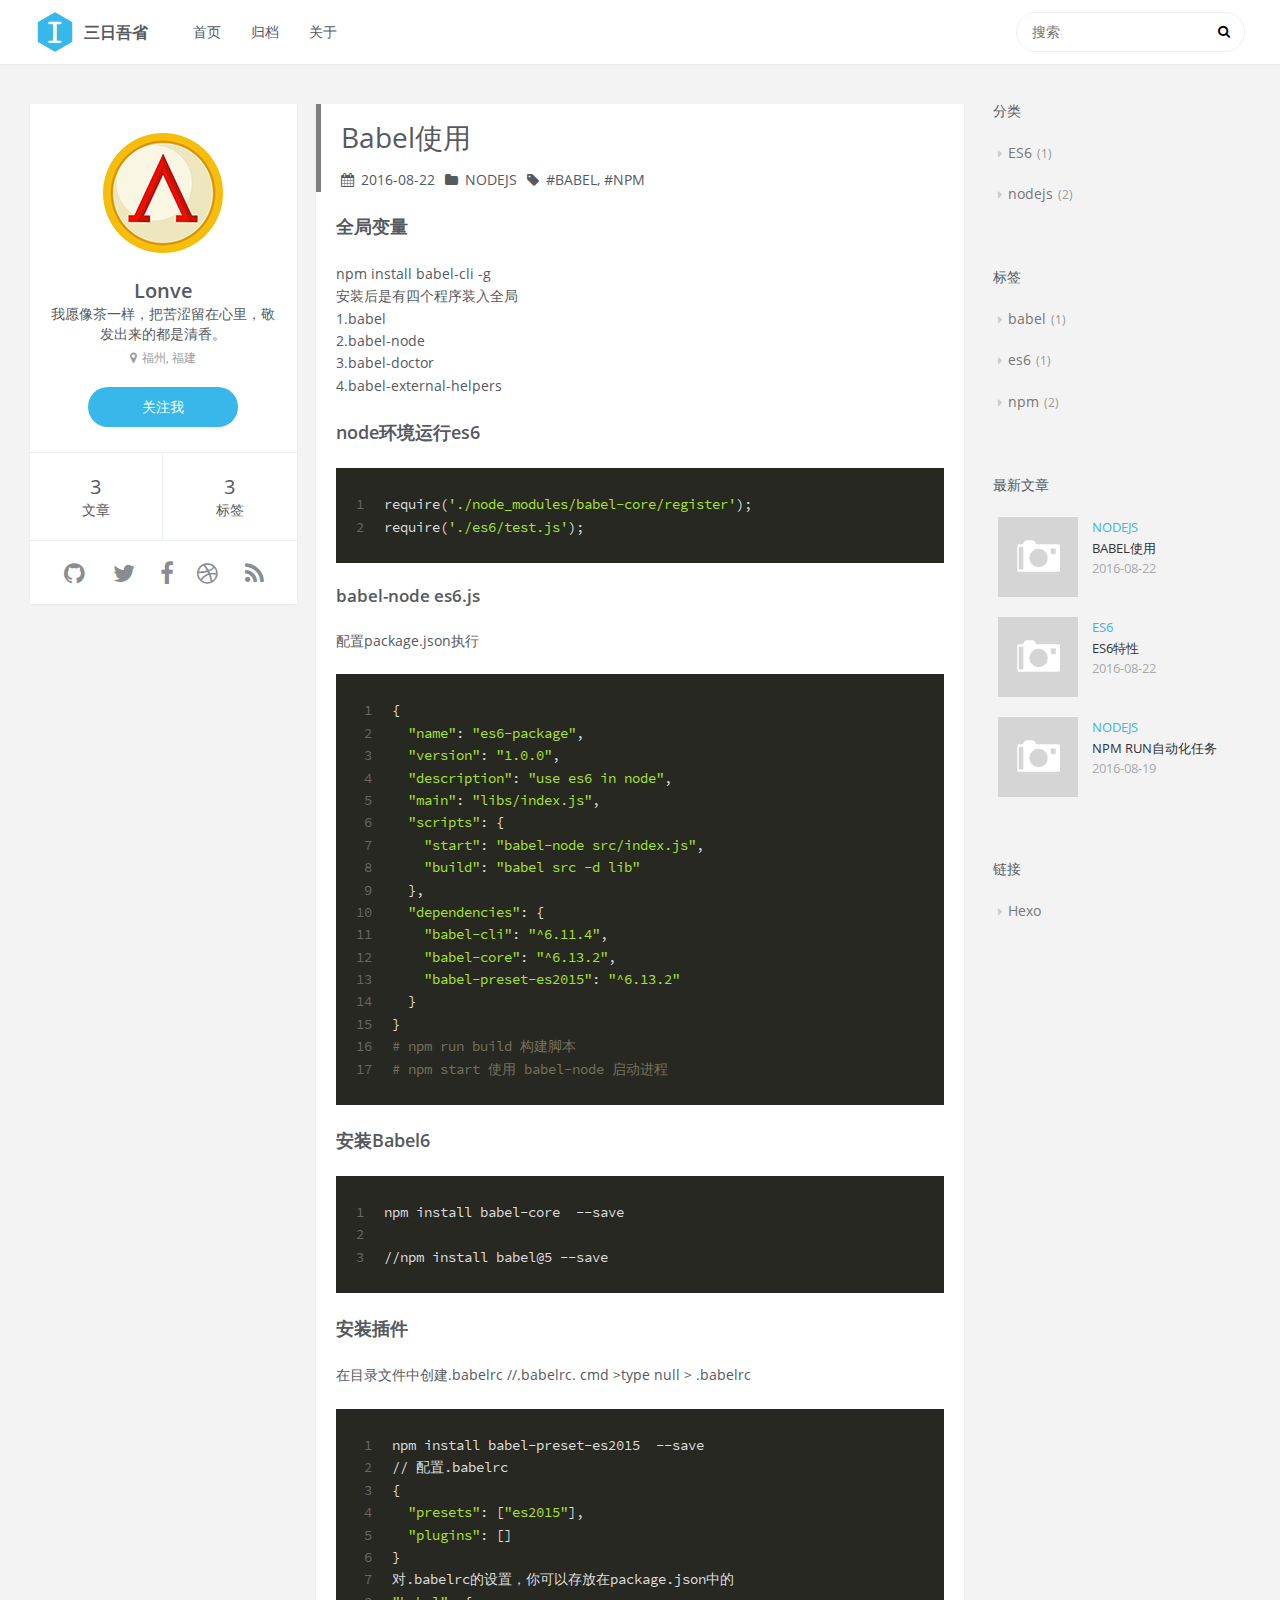
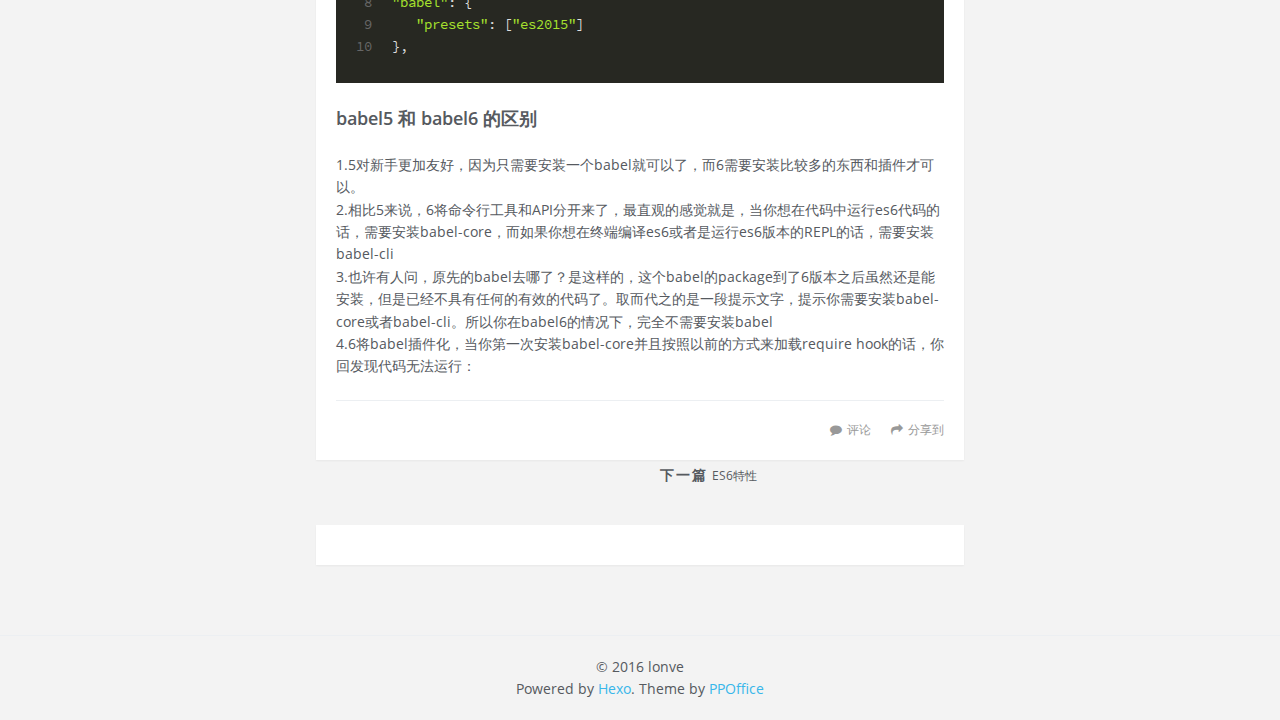
<file: 2016/08/22/Babel使用/index.html>
<!DOCTYPE html>
<html lang=zh>
<head>
    <meta charset="utf-8">
    
    <title>Babel使用 | 三日吾省</title>
    <meta name="viewport" content="width=device-width, initial-scale=1, maximum-scale=1" />
    <meta name="description" content="全局变量npm install babel-cli -g安装后是有四个程序装入全局1.babel2.babel-node3.babel-doctor4.babel-external-helpers
node环境运行es612require(&apos;./node_modules/babel-core/register&apos;);  require(&apos;./es6/test.js&apos;);
babel-node es6">
<meta property="og:type" content="article">
<meta property="og:title" content="Babel使用">
<meta property="og:url" content="http://389cadcom.github.io/2016/08/22/Babel使用/index.html">
<meta property="og:site_name" content="三日吾省">
<meta property="og:description" content="全局变量npm install babel-cli -g安装后是有四个程序装入全局1.babel2.babel-node3.babel-doctor4.babel-external-helpers
node环境运行es612require(&apos;./node_modules/babel-core/register&apos;);  require(&apos;./es6/test.js&apos;);
babel-node es6">
<meta property="og:updated_time" content="2016-08-22T06:27:41.851Z">
<meta name="twitter:card" content="summary">
<meta name="twitter:title" content="Babel使用">
<meta name="twitter:description" content="全局变量npm install babel-cli -g安装后是有四个程序装入全局1.babel2.babel-node3.babel-doctor4.babel-external-helpers
node环境运行es612require(&apos;./node_modules/babel-core/register&apos;);  require(&apos;./es6/test.js&apos;);
babel-node es6">
    

    
        <link rel="alternate" href="/" title="三日吾省" type="application/atom+xml" />
    

    

    <link rel="stylesheet" href="/vendor/font-awesome/css/font-awesome.min.css">
    <link rel="stylesheet" href="/vendor/open-sans/styles.css">
    <link rel="stylesheet" href="/vendor/source-code-pro/styles.css">

    <link rel="stylesheet" href="/css/style.css">

    <script src="/vendor/jquery/2.1.3/jquery.min.js"></script>
    
    
        <link rel="stylesheet" href="/vendor/fancybox/jquery.fancybox.css">
    
    
    
    

</head>

<body>
    <div id="container">
        <header id="header">
    <div id="header-main" class="header-inner">
        <div class="outer">
            <a href="/" id="logo">
                <i class="logo"></i>
                <span class="site-title">三日吾省</span>
            </a>
            <nav id="main-nav">
                
                    <a class="main-nav-link" href="/">首页</a>
                
                    <a class="main-nav-link" href="/archives">归档</a>
                
                    <a class="main-nav-link" href="/about">关于</a>
                
            </nav>
            
                
                <nav id="sub-nav">
                    <div class="profile" id="profile-nav">
                        <a id="profile-anchor" href="javascript:;">
                            <img class="avatar" src="/css/images/avatar.png" />
                            <i class="fa fa-caret-down"></i>
                        </a>
                    </div>
                </nav>
            
            <div id="search-form-wrap">

    <form class="search-form">
        <input type="text" class="ins-search-input search-form-input" placeholder="搜索" />
        <button type="submit" class="search-form-submit"></button>
    </form>
    <div class="ins-search">
    <div class="ins-search-mask"></div>
    <div class="ins-search-container">
        <div class="ins-input-wrapper">
            <input type="text" class="ins-search-input" placeholder="想要查找什么..." />
            <span class="ins-close ins-selectable"><i class="fa fa-times-circle"></i></span>
        </div>
        <div class="ins-section-wrapper">
            <div class="ins-section-container"></div>
        </div>
    </div>
</div>
<script>
(function (window) {
    var INSIGHT_CONFIG = {
        TRANSLATION: {
            POSTS: '文章',
            PAGES: '页面',
            CATEGORIES: '分类',
            TAGS: '标签',
            UNTITLED: '(未命名)',
        },
        ROOT_URL: '/'
    };
    window.INSIGHT_CONFIG = INSIGHT_CONFIG;
})(window);
</script>
<script src="/js/insight.js"></script>

</div>
        </div>
    </div>
    <div id="main-nav-mobile" class="header-sub header-inner">
        <table class="menu outer">
            <tr>
                
                    <td><a class="main-nav-link" href="/">首页</a></td>
                
                    <td><a class="main-nav-link" href="/archives">归档</a></td>
                
                    <td><a class="main-nav-link" href="/about">关于</a></td>
                
                <td>
                    
    <div class="search-form">
        <input type="text" class="ins-search-input search-form-input" placeholder="搜索" />
    </div>

                </td>
            </tr>
        </table>
    </div>
</header>

        <div class="outer">
            
                

<aside id="profile">
    <div class="inner profile-inner">
        <div class="base-info profile-block">
            <img id="avatar" src="/css/images/avatar.png" />
            <h2 id="name">Lonve</h2>
            <h3 id="title">我愿像茶一样，把苦涩留在心里，敬发出来的都是清香。</h3>
            <span id="location"><i class="fa fa-map-marker"></i>福州, 福建</span>
            <a id="follow" target="_blank" href="https://github.com/389cadcom/">关注我</a>
        </div>
        <div class="article-info profile-block">
            <div class="article-info-block">
                3
                <span>文章</span>
            </div>
            <div class="article-info-block">
                3
                <span>标签</span>
            </div>
        </div>
        
        <div class="profile-block social-links">
            <table>
                <tr>
                    
                    
                    <td>
                        <a href="http://github.com/389cadcom" target="_blank" title="github" class=tooltip>
                            <i class="fa fa-github"></i>
                        </a>
                    </td>
                    
                    <td>
                        <a href="/" target="_blank" title="twitter" class=tooltip>
                            <i class="fa fa-twitter"></i>
                        </a>
                    </td>
                    
                    <td>
                        <a href="/" target="_blank" title="facebook" class=tooltip>
                            <i class="fa fa-facebook"></i>
                        </a>
                    </td>
                    
                    <td>
                        <a href="/" target="_blank" title="dribbble" class=tooltip>
                            <i class="fa fa-dribbble"></i>
                        </a>
                    </td>
                    
                    <td>
                        <a href="/" target="_blank" title="rss" class=tooltip>
                            <i class="fa fa-rss"></i>
                        </a>
                    </td>
                    
                </tr>
            </table>
        </div>
        
    </div>
</aside>

            
            <section id="main"><article id="post-Babel使用" class="article article-type-post" itemscope itemprop="blogPost">
    <div class="article-inner">
        
        
        
            <header class="article-header">
                
    
        <h1 class="article-title" itemprop="name">
            Babel使用
        </h1>
    

                
                    <div class="article-meta">
                        
    <div class="article-date">
        <i class="fa fa-calendar"></i>
        <a href="/2016/08/22/Babel使用/">
            <time datetime="2016-08-22T03:20:01.114Z" itemprop="datePublished">2016-08-22</time>
        </a>
    </div>


                        
    <div class="article-category">
    	<i class="fa fa-folder"></i>
        <a class="article-category-link" href="/categories/nodejs/">nodejs</a>
    </div>

                        
    <div class="article-tag">
        <i class="fa fa-tag"></i>
        <a class="tag-link" href="/tags/babel/">babel</a>, <a class="tag-link" href="/tags/npm/">npm</a>
    </div>

                    </div>
                
            </header>
        
        <div class="article-entry" itemprop="articleBody">
        
            
            <h3 id="全局变量"><a href="#全局变量" class="headerlink" title="全局变量"></a>全局变量</h3><p>npm install babel-cli -g<br>安装后是有四个程序装入全局<br>1.babel<br>2.babel-node<br>3.babel-doctor<br>4.babel-external-helpers</p>
<h3 id="node环境运行es6"><a href="#node环境运行es6" class="headerlink" title="node环境运行es6"></a>node环境运行es6</h3><figure class="highlight bash"><table><tr><td class="gutter"><pre><div class="line">1</div><div class="line">2</div></pre></td><td class="code"><pre><div class="line">require(<span class="string">'./node_modules/babel-core/register'</span>);  </div><div class="line">require(<span class="string">'./es6/test.js'</span>);</div></pre></td></tr></table></figure>
<h4 id="babel-node-es6-js"><a href="#babel-node-es6-js" class="headerlink" title="babel-node es6.js"></a>babel-node es6.js</h4><p>配置package.json执行<br><figure class="highlight bash"><table><tr><td class="gutter"><pre><div class="line">1</div><div class="line">2</div><div class="line">3</div><div class="line">4</div><div class="line">5</div><div class="line">6</div><div class="line">7</div><div class="line">8</div><div class="line">9</div><div class="line">10</div><div class="line">11</div><div class="line">12</div><div class="line">13</div><div class="line">14</div><div class="line">15</div><div class="line">16</div><div class="line">17</div></pre></td><td class="code"><pre><div class="line">&#123;</div><div class="line">  <span class="string">"name"</span>: <span class="string">"es6-package"</span>,</div><div class="line">  <span class="string">"version"</span>: <span class="string">"1.0.0"</span>,</div><div class="line">  <span class="string">"description"</span>: <span class="string">"use es6 in node"</span>,</div><div class="line">  <span class="string">"main"</span>: <span class="string">"libs/index.js"</span>,</div><div class="line">  <span class="string">"scripts"</span>: &#123;</div><div class="line">    <span class="string">"start"</span>: <span class="string">"babel-node src/index.js"</span>,</div><div class="line">    <span class="string">"build"</span>: <span class="string">"babel src -d lib"</span></div><div class="line">  &#125;,</div><div class="line">  <span class="string">"dependencies"</span>: &#123;</div><div class="line">    <span class="string">"babel-cli"</span>: <span class="string">"^6.11.4"</span>,</div><div class="line">    <span class="string">"babel-core"</span>: <span class="string">"^6.13.2"</span>,</div><div class="line">    <span class="string">"babel-preset-es2015"</span>: <span class="string">"^6.13.2"</span></div><div class="line">  &#125;</div><div class="line">&#125;</div><div class="line"><span class="comment"># npm run build 构建脚本</span></div><div class="line"><span class="comment"># npm start 使用 babel-node 启动进程</span></div></pre></td></tr></table></figure></p>
<a id="more"></a>
<h3 id="安装Babel6"><a href="#安装Babel6" class="headerlink" title="安装Babel6"></a>安装Babel6</h3><figure class="highlight bash"><table><tr><td class="gutter"><pre><div class="line">1</div><div class="line">2</div><div class="line">3</div></pre></td><td class="code"><pre><div class="line">npm install babel-core  --save</div><div class="line"></div><div class="line">//npm install babel@5 --save</div></pre></td></tr></table></figure>
<h3 id="安装插件"><a href="#安装插件" class="headerlink" title="安装插件"></a>安装插件</h3><p>在目录文件中创建.babelrc    //.babelrc.  cmd &gt;type null &gt; .babelrc<br><figure class="highlight bash"><table><tr><td class="gutter"><pre><div class="line">1</div><div class="line">2</div><div class="line">3</div><div class="line">4</div><div class="line">5</div><div class="line">6</div><div class="line">7</div><div class="line">8</div><div class="line">9</div><div class="line">10</div></pre></td><td class="code"><pre><div class="line">npm install babel-preset-es2015  --save</div><div class="line">// 配置.babelrc</div><div class="line">&#123;</div><div class="line">  <span class="string">"presets"</span>: [<span class="string">"es2015"</span>],</div><div class="line">  <span class="string">"plugins"</span>: []</div><div class="line">&#125;</div><div class="line">对.babelrc的设置，你可以存放在package.json中的</div><div class="line"><span class="string">"babel"</span>: &#123;</div><div class="line">   <span class="string">"presets"</span>: [<span class="string">"es2015"</span>]</div><div class="line">&#125;,</div></pre></td></tr></table></figure></p>
<h3 id="babel5-和-babel6-的区别"><a href="#babel5-和-babel6-的区别" class="headerlink" title="babel5 和 babel6 的区别"></a>babel5 和 babel6 的区别</h3><p>1.5对新手更加友好，因为只需要安装一个babel就可以了，而6需要安装比较多的东西和插件才可以。<br>2.相比5来说，6将命令行工具和API分开来了，最直观的感觉就是，当你想在代码中运行es6代码的话，需要安装babel-core，而如果你想在终端编译es6或者是运行es6版本的REPL的话，需要安装babel-cli<br>3.也许有人问，原先的babel去哪了？是这样的，这个babel的package到了6版本之后虽然还是能安装，但是已经不具有任何的有效的代码了。取而代之的是一段提示文字，提示你需要安装babel-core或者babel-cli。所以你在babel6的情况下，完全不需要安装babel<br>4.6将babel插件化，当你第一次安装babel-core并且按照以前的方式来加载require hook的话，你回发现代码无法运行：</p>

        
        </div>
        <footer class="article-footer">
            <div class="share-container">



</div>

    <a data-url="http://389cadcom.github.io/2016/08/22/Babel使用/" data-id="cis5ocsfo0000wcs1jelpvfg0" class="article-share-link"><i class="fa fa-share"></i>分享到</a>
<script>
    (function ($) {
        // Prevent duplicate binding
        if (typeof(__SHARE_BUTTON_BINDED__) === 'undefined' || !__SHARE_BUTTON_BINDED__) {
            __SHARE_BUTTON_BINDED__ = true;
        } else {
            return;
        }
        $('body').on('click', function() {
            $('.article-share-box.on').removeClass('on');
        }).on('click', '.article-share-link', function(e) {
            e.stopPropagation();

            var $this = $(this),
                url = $this.attr('data-url'),
                encodedUrl = encodeURIComponent(url),
                id = 'article-share-box-' + $this.attr('data-id'),
                offset = $this.offset(),
                box;

            if ($('#' + id).length) {
                box = $('#' + id);

                if (box.hasClass('on')){
                    box.removeClass('on');
                    return;
                }
            } else {
                var html = [
                    '<div id="' + id + '" class="article-share-box">',
                        '<input class="article-share-input" value="' + url + '">',
                        '<div class="article-share-links">',
                            '<a href="https://twitter.com/intent/tweet?url=' + encodedUrl + '" class="fa fa-twitter article-share-twitter" target="_blank" title="Twitter"></a>',
                            '<a href="https://www.facebook.com/sharer.php?u=' + encodedUrl + '" class="fa fa-facebook article-share-facebook" target="_blank" title="Facebook"></a>',
                            '<a href="http://pinterest.com/pin/create/button/?url=' + encodedUrl + '" class="fa fa-pinterest article-share-pinterest" target="_blank" title="Pinterest"></a>',
                            '<a href="https://plus.google.com/share?url=' + encodedUrl + '" class="fa fa-google article-share-google" target="_blank" title="Google+"></a>',
                        '</div>',
                    '</div>'
                ].join('');

              box = $(html);

              $('body').append(box);
            }

            $('.article-share-box.on').hide();

            box.css({
                top: offset.top + 25,
                left: offset.left
            }).addClass('on');

        }).on('click', '.article-share-box', function (e) {
            e.stopPropagation();
        }).on('click', '.article-share-box-input', function () {
            $(this).select();
        }).on('click', '.article-share-box-link', function (e) {
            e.preventDefault();
            e.stopPropagation();

            window.open(this.href, 'article-share-box-window-' + Date.now(), 'width=500,height=450');
        });
    })(jQuery);
</script>

            
    
        <a href="http://389cadcom.github.io/2016/08/22/Babel使用/#comments" class="article-comment-link ds-thread-count" data-thread-key="http://389cadcom.github.io/2016/08/22/Babel使用/">评论</a>
    

        </footer>
    </div>
    
        
<nav id="article-nav">
    
    
        <a href="/2016/08/22/ES6特性/" id="article-nav-older" class="article-nav-link-wrap">
            <strong class="article-nav-caption">下一篇</strong>
            <div class="article-nav-title">ES6特性</div>
        </a>
    
</nav>


    
</article>


    
    <section id="comments">
    
        
    <div class="ds-thread" data-thread-key="2016/08/22/Babel使用/" data-title="Babel使用" data-url="http://389cadcom.github.io/2016/08/22/Babel使用/"></div>
    <style>
        #ds-thread #ds-reset .ds-textarea-wrapper {
            background: none;
        }
        #ds-reset .ds-avatar img {
            box-shadow: none;
        }
        #ds-reset .ds-gradient-bg {
            background: #f7f7f7;
        }
        #ds-thread #ds-reset li.ds-tab a {
            border-radius: 3px;
        }
        #ds-thread #ds-reset .ds-post-button {
            color: white;
            border: none;
            box-shadow: none;
            background: #d32;
            text-shadow: none;
            font-weight: normal;
            font-family: 'Microsoft Yahei';
        }
        #ds-thread #ds-reset .ds-post-button:hover {
            color: white;
            background: #DE594C;
        }
        #ds-thread #ds-reset .ds-post-button:active {
            background: #d32;
        }
        #ds-smilies-tooltip ul.ds-smilies-tabs li a.ds-current {
            color: white;
            background: #d32;
            box-shadow: none;
            text-shadow: none;
            font-weight: normal;
        }
    </style>

    
    </section>

</section>
            
                <aside id="sidebar">
   
        
    <div class="widget-wrap">
        <h3 class="widget-title">分类</h3>
        <div class="widget">
            <ul class="category-list"><li class="category-list-item"><a class="category-list-link" href="/categories/ES6/">ES6</a><span class="category-list-count">1</span></li><li class="category-list-item"><a class="category-list-link" href="/categories/nodejs/">nodejs</a><span class="category-list-count">2</span></li></ul>
        </div>
    </div>

    
        
    <div class="widget-wrap">
        <h3 class="widget-title">标签</h3>
        <div class="widget">
            <ul class="tag-list"><li class="tag-list-item"><a class="tag-list-link" href="/tags/babel/">babel</a><span class="tag-list-count">1</span></li><li class="tag-list-item"><a class="tag-list-link" href="/tags/es6/">es6</a><span class="tag-list-count">1</span></li><li class="tag-list-item"><a class="tag-list-link" href="/tags/npm/">npm</a><span class="tag-list-count">2</span></li></ul>
        </div>
    </div>

    
        
    <div class="widget-wrap">
        <h3 class="widget-title">最新文章</h3>
        <div class="widget">
            <ul id="recent-post" class="">
                
                    <li>
                        
                        <div class="item-thumbnail">
                            <a href="/2016/08/22/Babel使用/" class="thumbnail">
    
    
        <span class="thumbnail-image thumbnail-none"></span>
    
</a>

                        </div>
                        
                        <div class="item-inner">
                            <p class="item-category"><a class="article-category-link" href="/categories/nodejs/">nodejs</a></p>
                            <p class="item-title"><a href="/2016/08/22/Babel使用/" class="title">Babel使用</a></p>
                            <p class="item-date"><time datetime="2016-08-22T03:20:01.114Z" itemprop="datePublished">2016-08-22</time></p>
                        </div>
                    </li>
                
                    <li>
                        
                        <div class="item-thumbnail">
                            <a href="/2016/08/22/ES6特性/" class="thumbnail">
    
    
        <span class="thumbnail-image thumbnail-none"></span>
    
</a>

                        </div>
                        
                        <div class="item-inner">
                            <p class="item-category"><a class="article-category-link" href="/categories/ES6/">ES6</a></p>
                            <p class="item-title"><a href="/2016/08/22/ES6特性/" class="title">ES6特性</a></p>
                            <p class="item-date"><time datetime="2016-08-22T01:16:05.709Z" itemprop="datePublished">2016-08-22</time></p>
                        </div>
                    </li>
                
                    <li>
                        
                        <div class="item-thumbnail">
                            <a href="/2016/08/19/npm run自动化/" class="thumbnail">
    
    
        <span class="thumbnail-image thumbnail-none"></span>
    
</a>

                        </div>
                        
                        <div class="item-inner">
                            <p class="item-category"><a class="article-category-link" href="/categories/nodejs/">nodejs</a></p>
                            <p class="item-title"><a href="/2016/08/19/npm run自动化/" class="title">npm run自动化任务</a></p>
                            <p class="item-date"><time datetime="2016-08-19T07:08:18.382Z" itemprop="datePublished">2016-08-19</time></p>
                        </div>
                    </li>
                
            </ul>
        </div>
    </div>

    
        
    <div class="widget-wrap widget-list">
        <h3 class="widget-title">链接</h3>
        <div class="widget">
            <ul>
                
                    <li>
                        <a href="http://hexo.io">Hexo</a>
                    </li>
                
            </ul>
        </div>
    </div>


    
    <div id="toTop" class="fa fa-angle-up"></div>
</aside>
            
        </div>
        <footer id="footer">
    <div class="outer">
        <div id="footer-info" class="inner">
            &copy; 2016 lonve<br>
            Powered by <a href="http://hexo.io/" target="_blank">Hexo</a>. Theme by <a href="http://github.com/ppoffice">PPOffice</a>
        </div>
    </div>
</footer>
        
    
    <script type="text/javascript">
	var duoshuoQuery = {short_name:"araolin"};
	(function() {
		var ds = document.createElement('script');
		ds.type = 'text/javascript';ds.async = true;
		ds.src = (document.location.protocol == 'https:' ? 'https:' : 'http:') + '//static.duoshuo.com/embed.js';
		ds.charset = 'UTF-8';
		(document.getElementsByTagName('head')[0] 
		 || document.getElementsByTagName('body')[0]).appendChild(ds);
	})();
  </script>



    
        <script src="/vendor/fancybox/jquery.fancybox.pack.js"></script>
    


<!-- Custom Scripts -->
<script src="/js/main.js"></script>

    </div>
</body>
</html>
</file>
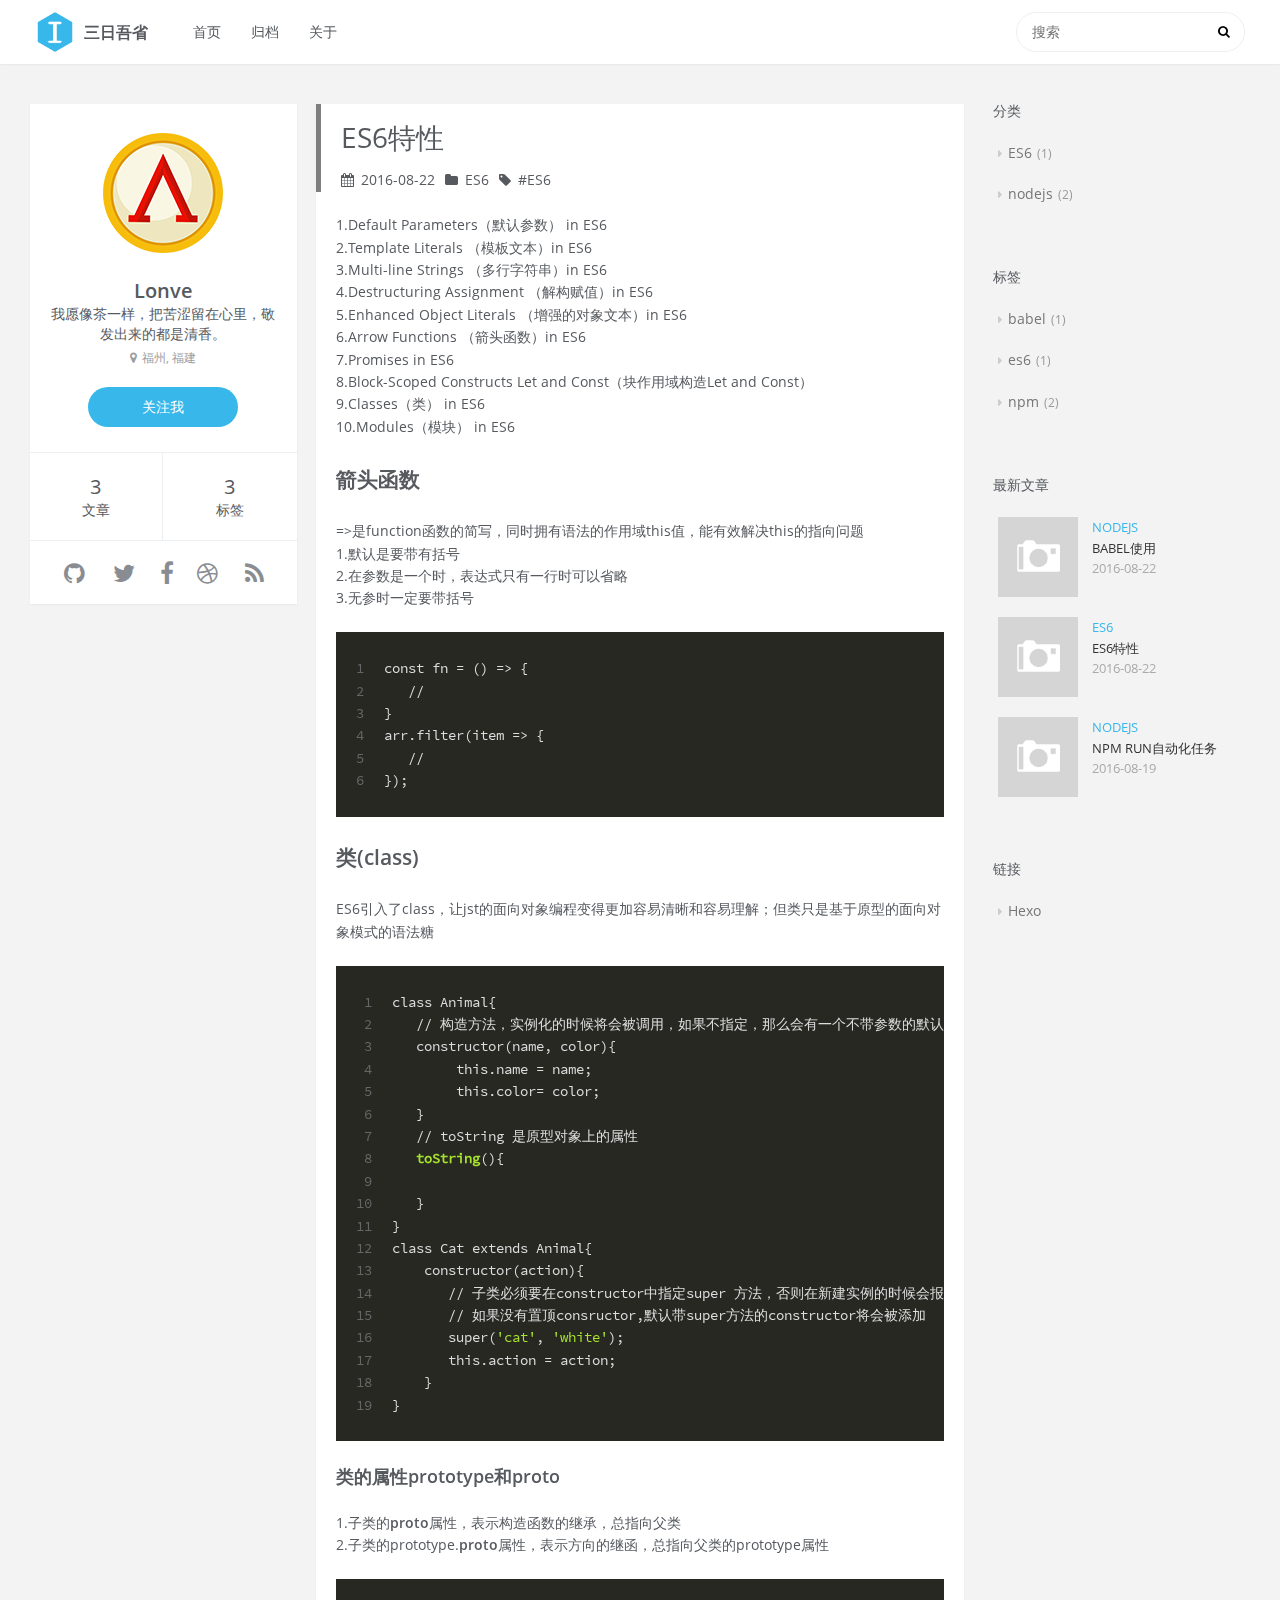
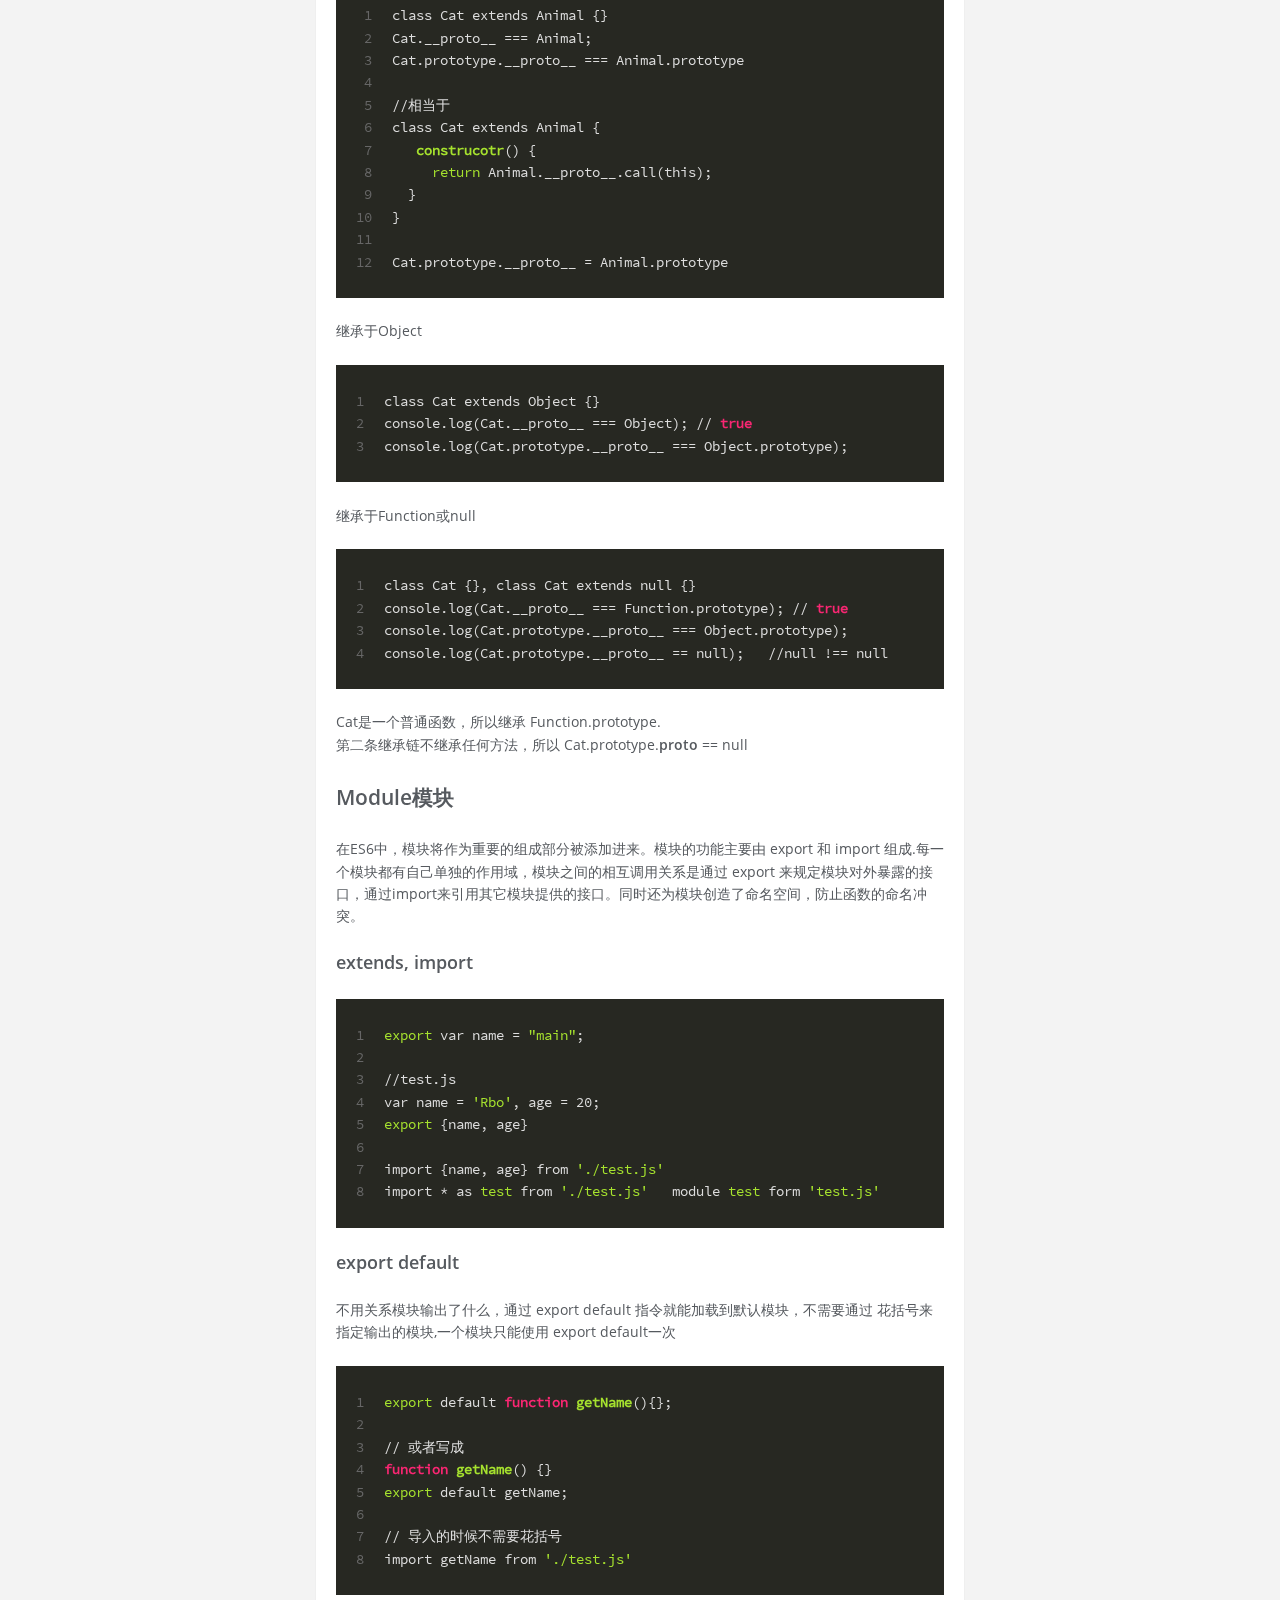
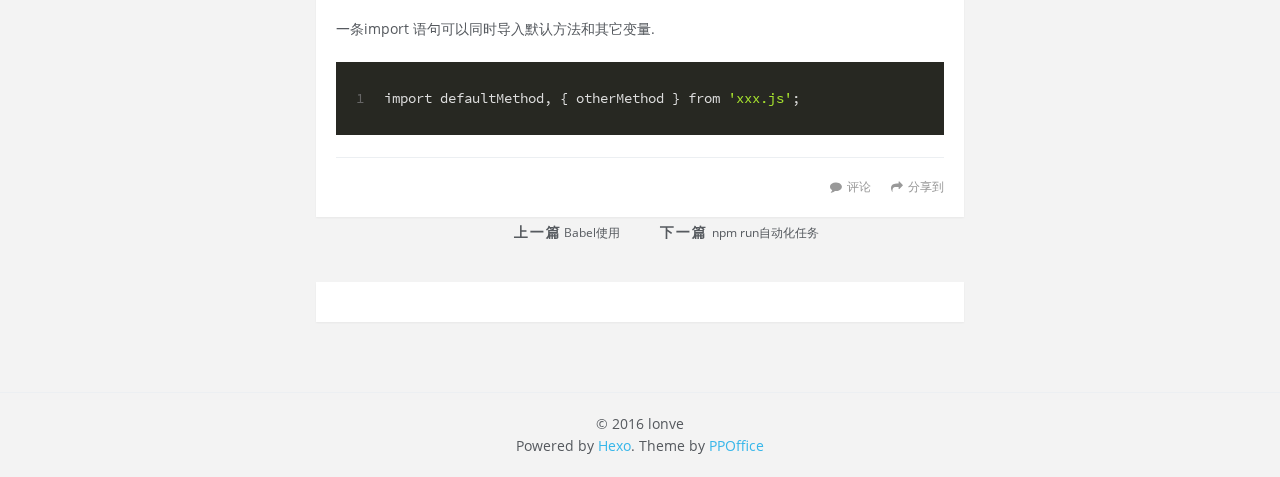
<file: 2016/08/22/ES6特性/index.html>
<!DOCTYPE html>
<html lang=zh>
<head>
    <meta charset="utf-8">
    
    <title>ES6特性 | 三日吾省</title>
    <meta name="viewport" content="width=device-width, initial-scale=1, maximum-scale=1" />
    <meta name="description" content="1.Default Parameters（默认参数） in ES62.Template Literals （模板文本）in ES63.Multi-line Strings （多行字符串）in ES64.Destructuring Assignment （解构赋值）in ES65.Enhanced Object Literals （增强的对象文本）in ES66.Arrow Functions （箭">
<meta property="og:type" content="article">
<meta property="og:title" content="ES6特性">
<meta property="og:url" content="http://389cadcom.github.io/2016/08/22/ES6特性/index.html">
<meta property="og:site_name" content="三日吾省">
<meta property="og:description" content="1.Default Parameters（默认参数） in ES62.Template Literals （模板文本）in ES63.Multi-line Strings （多行字符串）in ES64.Destructuring Assignment （解构赋值）in ES65.Enhanced Object Literals （增强的对象文本）in ES66.Arrow Functions （箭">
<meta property="og:updated_time" content="2016-08-22T06:23:52.777Z">
<meta name="twitter:card" content="summary">
<meta name="twitter:title" content="ES6特性">
<meta name="twitter:description" content="1.Default Parameters（默认参数） in ES62.Template Literals （模板文本）in ES63.Multi-line Strings （多行字符串）in ES64.Destructuring Assignment （解构赋值）in ES65.Enhanced Object Literals （增强的对象文本）in ES66.Arrow Functions （箭">
    

    
        <link rel="alternate" href="/" title="三日吾省" type="application/atom+xml" />
    

    

    <link rel="stylesheet" href="/vendor/font-awesome/css/font-awesome.min.css">
    <link rel="stylesheet" href="/vendor/open-sans/styles.css">
    <link rel="stylesheet" href="/vendor/source-code-pro/styles.css">

    <link rel="stylesheet" href="/css/style.css">

    <script src="/vendor/jquery/2.1.3/jquery.min.js"></script>
    
    
        <link rel="stylesheet" href="/vendor/fancybox/jquery.fancybox.css">
    
    
    
    

</head>

<body>
    <div id="container">
        <header id="header">
    <div id="header-main" class="header-inner">
        <div class="outer">
            <a href="/" id="logo">
                <i class="logo"></i>
                <span class="site-title">三日吾省</span>
            </a>
            <nav id="main-nav">
                
                    <a class="main-nav-link" href="/">首页</a>
                
                    <a class="main-nav-link" href="/archives">归档</a>
                
                    <a class="main-nav-link" href="/about">关于</a>
                
            </nav>
            
                
                <nav id="sub-nav">
                    <div class="profile" id="profile-nav">
                        <a id="profile-anchor" href="javascript:;">
                            <img class="avatar" src="/css/images/avatar.png" />
                            <i class="fa fa-caret-down"></i>
                        </a>
                    </div>
                </nav>
            
            <div id="search-form-wrap">

    <form class="search-form">
        <input type="text" class="ins-search-input search-form-input" placeholder="搜索" />
        <button type="submit" class="search-form-submit"></button>
    </form>
    <div class="ins-search">
    <div class="ins-search-mask"></div>
    <div class="ins-search-container">
        <div class="ins-input-wrapper">
            <input type="text" class="ins-search-input" placeholder="想要查找什么..." />
            <span class="ins-close ins-selectable"><i class="fa fa-times-circle"></i></span>
        </div>
        <div class="ins-section-wrapper">
            <div class="ins-section-container"></div>
        </div>
    </div>
</div>
<script>
(function (window) {
    var INSIGHT_CONFIG = {
        TRANSLATION: {
            POSTS: '文章',
            PAGES: '页面',
            CATEGORIES: '分类',
            TAGS: '标签',
            UNTITLED: '(未命名)',
        },
        ROOT_URL: '/'
    };
    window.INSIGHT_CONFIG = INSIGHT_CONFIG;
})(window);
</script>
<script src="/js/insight.js"></script>

</div>
        </div>
    </div>
    <div id="main-nav-mobile" class="header-sub header-inner">
        <table class="menu outer">
            <tr>
                
                    <td><a class="main-nav-link" href="/">首页</a></td>
                
                    <td><a class="main-nav-link" href="/archives">归档</a></td>
                
                    <td><a class="main-nav-link" href="/about">关于</a></td>
                
                <td>
                    
    <div class="search-form">
        <input type="text" class="ins-search-input search-form-input" placeholder="搜索" />
    </div>

                </td>
            </tr>
        </table>
    </div>
</header>

        <div class="outer">
            
                

<aside id="profile">
    <div class="inner profile-inner">
        <div class="base-info profile-block">
            <img id="avatar" src="/css/images/avatar.png" />
            <h2 id="name">Lonve</h2>
            <h3 id="title">我愿像茶一样，把苦涩留在心里，敬发出来的都是清香。</h3>
            <span id="location"><i class="fa fa-map-marker"></i>福州, 福建</span>
            <a id="follow" target="_blank" href="https://github.com/389cadcom/">关注我</a>
        </div>
        <div class="article-info profile-block">
            <div class="article-info-block">
                3
                <span>文章</span>
            </div>
            <div class="article-info-block">
                3
                <span>标签</span>
            </div>
        </div>
        
        <div class="profile-block social-links">
            <table>
                <tr>
                    
                    
                    <td>
                        <a href="http://github.com/389cadcom" target="_blank" title="github" class=tooltip>
                            <i class="fa fa-github"></i>
                        </a>
                    </td>
                    
                    <td>
                        <a href="/" target="_blank" title="twitter" class=tooltip>
                            <i class="fa fa-twitter"></i>
                        </a>
                    </td>
                    
                    <td>
                        <a href="/" target="_blank" title="facebook" class=tooltip>
                            <i class="fa fa-facebook"></i>
                        </a>
                    </td>
                    
                    <td>
                        <a href="/" target="_blank" title="dribbble" class=tooltip>
                            <i class="fa fa-dribbble"></i>
                        </a>
                    </td>
                    
                    <td>
                        <a href="/" target="_blank" title="rss" class=tooltip>
                            <i class="fa fa-rss"></i>
                        </a>
                    </td>
                    
                </tr>
            </table>
        </div>
        
    </div>
</aside>

            
            <section id="main"><article id="post-ES6特性" class="article article-type-post" itemscope itemprop="blogPost">
    <div class="article-inner">
        
        
        
            <header class="article-header">
                
    
        <h1 class="article-title" itemprop="name">
            ES6特性
        </h1>
    

                
                    <div class="article-meta">
                        
    <div class="article-date">
        <i class="fa fa-calendar"></i>
        <a href="/2016/08/22/ES6特性/">
            <time datetime="2016-08-22T01:16:05.709Z" itemprop="datePublished">2016-08-22</time>
        </a>
    </div>


                        
    <div class="article-category">
    	<i class="fa fa-folder"></i>
        <a class="article-category-link" href="/categories/ES6/">ES6</a>
    </div>

                        
    <div class="article-tag">
        <i class="fa fa-tag"></i>
        <a class="tag-link" href="/tags/es6/">es6</a>
    </div>

                    </div>
                
            </header>
        
        <div class="article-entry" itemprop="articleBody">
        
            
            <p>1.Default Parameters（默认参数） in ES6<br>2.Template Literals （模板文本）in ES6<br>3.Multi-line Strings （多行字符串）in ES6<br>4.Destructuring Assignment （解构赋值）in ES6<br>5.Enhanced Object Literals （增强的对象文本）in ES6<br>6.Arrow Functions （箭头函数）in ES6<br>7.Promises in ES6<br>8.Block-Scoped Constructs Let and Const（块作用域构造Let and Const）<br>9.Classes（类） in ES6<br>10.Modules（模块） in ES6</p>
<a id="more"></a>
<h2 id="箭头函数"><a href="#箭头函数" class="headerlink" title="箭头函数"></a>箭头函数</h2><p>=&gt;是function函数的简写，同时拥有语法的作用域this值，能有效解决this的指向问题<br>1.默认是要带有括号<br>2.在参数是一个时，表达式只有一行时可以省略<br>3.无参时一定要带括号<!--more--><br><figure class="highlight bash"><table><tr><td class="gutter"><pre><div class="line">1</div><div class="line">2</div><div class="line">3</div><div class="line">4</div><div class="line">5</div><div class="line">6</div></pre></td><td class="code"><pre><div class="line">const fn = () =&gt; &#123;</div><div class="line">   //</div><div class="line">&#125;</div><div class="line">arr.filter(item =&gt; &#123;</div><div class="line">   //</div><div class="line">&#125;);</div></pre></td></tr></table></figure></p>
<h2 id="类-class"><a href="#类-class" class="headerlink" title="类(class)"></a>类(class)</h2><p>ES6引入了class，让jst的面向对象编程变得更加容易清晰和容易理解；但类只是基于原型的面向对象模式的语法糖</p>
<figure class="highlight bash"><table><tr><td class="gutter"><pre><div class="line">1</div><div class="line">2</div><div class="line">3</div><div class="line">4</div><div class="line">5</div><div class="line">6</div><div class="line">7</div><div class="line">8</div><div class="line">9</div><div class="line">10</div><div class="line">11</div><div class="line">12</div><div class="line">13</div><div class="line">14</div><div class="line">15</div><div class="line">16</div><div class="line">17</div><div class="line">18</div><div class="line">19</div></pre></td><td class="code"><pre><div class="line">class Animal&#123;</div><div class="line">   // 构造方法，实例化的时候将会被调用，如果不指定，那么会有一个不带参数的默认构造函数.</div><div class="line">   constructor(name, color)&#123;</div><div class="line">	this.name = name;</div><div class="line">	this.color= color;</div><div class="line">   &#125;</div><div class="line">   // toString 是原型对象上的属性</div><div class="line">   <span class="function"><span class="title">toString</span></span>()&#123;</div><div class="line"></div><div class="line">   &#125;</div><div class="line">&#125;</div><div class="line">class Cat extends Animal&#123;</div><div class="line">    constructor(action)&#123;</div><div class="line">       // 子类必须要在constructor中指定super 方法，否则在新建实例的时候会报错.</div><div class="line">       // 如果没有置顶consructor,默认带super方法的constructor将会被添加</div><div class="line">       super(<span class="string">'cat'</span>, <span class="string">'white'</span>);</div><div class="line">       this.action = action;</div><div class="line">    &#125;</div><div class="line">&#125;</div></pre></td></tr></table></figure>
<h3 id="类的属性prototype和proto"><a href="#类的属性prototype和proto" class="headerlink" title="类的属性prototype和proto"></a>类的属性prototype和<strong>proto</strong></h3><p>1.子类的<strong>proto</strong>属性，表示构造函数的继承，总指向父类<br>2.子类的prototype.<strong>proto</strong>属性，表示方向的继函，总指向父类的prototype属性</p>
<figure class="highlight bash"><table><tr><td class="gutter"><pre><div class="line">1</div><div class="line">2</div><div class="line">3</div><div class="line">4</div><div class="line">5</div><div class="line">6</div><div class="line">7</div><div class="line">8</div><div class="line">9</div><div class="line">10</div><div class="line">11</div><div class="line">12</div></pre></td><td class="code"><pre><div class="line">class Cat extends Animal &#123;&#125;</div><div class="line">Cat.__proto__ === Animal;</div><div class="line">Cat.prototype.__proto__ === Animal.prototype</div><div class="line"></div><div class="line">//相当于</div><div class="line">class Cat extends Animal &#123;</div><div class="line">   <span class="function"><span class="title">construcotr</span></span>() &#123;</div><div class="line">     <span class="built_in">return</span> Animal.__proto__.call(this);</div><div class="line">  &#125;</div><div class="line">&#125;</div><div class="line"></div><div class="line">Cat.prototype.__proto__ = Animal.prototype</div></pre></td></tr></table></figure>
<p>继承于Object<br><figure class="highlight bash"><table><tr><td class="gutter"><pre><div class="line">1</div><div class="line">2</div><div class="line">3</div></pre></td><td class="code"><pre><div class="line">class Cat extends Object &#123;&#125;</div><div class="line">console.log(Cat.__proto__ === Object); // <span class="literal">true</span></div><div class="line">console.log(Cat.prototype.__proto__ === Object.prototype);</div></pre></td></tr></table></figure></p>
<p>继承于Function或null<br><figure class="highlight bash"><table><tr><td class="gutter"><pre><div class="line">1</div><div class="line">2</div><div class="line">3</div><div class="line">4</div></pre></td><td class="code"><pre><div class="line">class Cat &#123;&#125;, class Cat extends null &#123;&#125;</div><div class="line">console.log(Cat.__proto__ === Function.prototype); // <span class="literal">true</span></div><div class="line">console.log(Cat.prototype.__proto__ === Object.prototype); </div><div class="line">console.log(Cat.prototype.__proto__ == null);	//null !== null</div></pre></td></tr></table></figure></p>
<p>Cat是一个普通函数，所以继承 Function.prototype.<br>第二条继承链不继承任何方法，所以 Cat.prototype.<strong>proto</strong> == null</p>
<h2 id="Module模块"><a href="#Module模块" class="headerlink" title="Module模块"></a>Module模块</h2><p>在ES6中，模块将作为重要的组成部分被添加进来。模块的功能主要由 export 和 import 组成.每一个模块都有自己单独的作用域，模块之间的相互调用关系是通过 export 来规定模块对外暴露的接口，通过import来引用其它模块提供的接口。同时还为模块创造了命名空间，防止函数的命名冲突。</p>
<h3 id="extends-import"><a href="#extends-import" class="headerlink" title="extends, import"></a>extends, import</h3><figure class="highlight bash"><table><tr><td class="gutter"><pre><div class="line">1</div><div class="line">2</div><div class="line">3</div><div class="line">4</div><div class="line">5</div><div class="line">6</div><div class="line">7</div><div class="line">8</div></pre></td><td class="code"><pre><div class="line"><span class="built_in">export</span> var name = <span class="string">"main"</span>;</div><div class="line"></div><div class="line">//test.js</div><div class="line">var name = <span class="string">'Rbo'</span>, age = 20;</div><div class="line"><span class="built_in">export</span> &#123;name, age&#125;</div><div class="line"></div><div class="line">import &#123;name, age&#125; from <span class="string">'./test.js'</span></div><div class="line">import * as <span class="built_in">test</span> from <span class="string">'./test.js'</span>   module <span class="built_in">test</span> form <span class="string">'test.js'</span></div></pre></td></tr></table></figure>
<h3 id="export-default"><a href="#export-default" class="headerlink" title="export default"></a>export default</h3><p>不用关系模块输出了什么，通过 export default 指令就能加载到默认模块，不需要通过 花括号来指定输出的模块,一个模块只能使用 export default一次</p>
<figure class="highlight bash"><table><tr><td class="gutter"><pre><div class="line">1</div><div class="line">2</div><div class="line">3</div><div class="line">4</div><div class="line">5</div><div class="line">6</div><div class="line">7</div><div class="line">8</div></pre></td><td class="code"><pre><div class="line"><span class="built_in">export</span> default <span class="keyword">function</span> <span class="function"><span class="title">getName</span></span>()&#123;&#125;;</div><div class="line"></div><div class="line">// 或者写成</div><div class="line"><span class="keyword">function</span> <span class="function"><span class="title">getName</span></span>() &#123;&#125;</div><div class="line"><span class="built_in">export</span> default getName;</div><div class="line"></div><div class="line">// 导入的时候不需要花括号</div><div class="line">import getName from <span class="string">'./test.js'</span></div></pre></td></tr></table></figure>
<p>一条import 语句可以同时导入默认方法和其它变量.<br><figure class="highlight bash"><table><tr><td class="gutter"><pre><div class="line">1</div></pre></td><td class="code"><pre><div class="line">import defaultMethod, &#123; otherMethod &#125; from <span class="string">'xxx.js'</span>;</div></pre></td></tr></table></figure></p>

        
        </div>
        <footer class="article-footer">
            <div class="share-container">



</div>

    <a data-url="http://389cadcom.github.io/2016/08/22/ES6特性/" data-id="cis5ocsfv0002wcs1e68b9n11" class="article-share-link"><i class="fa fa-share"></i>分享到</a>
<script>
    (function ($) {
        // Prevent duplicate binding
        if (typeof(__SHARE_BUTTON_BINDED__) === 'undefined' || !__SHARE_BUTTON_BINDED__) {
            __SHARE_BUTTON_BINDED__ = true;
        } else {
            return;
        }
        $('body').on('click', function() {
            $('.article-share-box.on').removeClass('on');
        }).on('click', '.article-share-link', function(e) {
            e.stopPropagation();

            var $this = $(this),
                url = $this.attr('data-url'),
                encodedUrl = encodeURIComponent(url),
                id = 'article-share-box-' + $this.attr('data-id'),
                offset = $this.offset(),
                box;

            if ($('#' + id).length) {
                box = $('#' + id);

                if (box.hasClass('on')){
                    box.removeClass('on');
                    return;
                }
            } else {
                var html = [
                    '<div id="' + id + '" class="article-share-box">',
                        '<input class="article-share-input" value="' + url + '">',
                        '<div class="article-share-links">',
                            '<a href="https://twitter.com/intent/tweet?url=' + encodedUrl + '" class="fa fa-twitter article-share-twitter" target="_blank" title="Twitter"></a>',
                            '<a href="https://www.facebook.com/sharer.php?u=' + encodedUrl + '" class="fa fa-facebook article-share-facebook" target="_blank" title="Facebook"></a>',
                            '<a href="http://pinterest.com/pin/create/button/?url=' + encodedUrl + '" class="fa fa-pinterest article-share-pinterest" target="_blank" title="Pinterest"></a>',
                            '<a href="https://plus.google.com/share?url=' + encodedUrl + '" class="fa fa-google article-share-google" target="_blank" title="Google+"></a>',
                        '</div>',
                    '</div>'
                ].join('');

              box = $(html);

              $('body').append(box);
            }

            $('.article-share-box.on').hide();

            box.css({
                top: offset.top + 25,
                left: offset.left
            }).addClass('on');

        }).on('click', '.article-share-box', function (e) {
            e.stopPropagation();
        }).on('click', '.article-share-box-input', function () {
            $(this).select();
        }).on('click', '.article-share-box-link', function (e) {
            e.preventDefault();
            e.stopPropagation();

            window.open(this.href, 'article-share-box-window-' + Date.now(), 'width=500,height=450');
        });
    })(jQuery);
</script>

            
    
        <a href="http://389cadcom.github.io/2016/08/22/ES6特性/#comments" class="article-comment-link ds-thread-count" data-thread-key="http://389cadcom.github.io/2016/08/22/ES6特性/">评论</a>
    

        </footer>
    </div>
    
        
<nav id="article-nav">
    
        <a href="/2016/08/22/Babel使用/" id="article-nav-newer" class="article-nav-link-wrap">
            <strong class="article-nav-caption">上一篇</strong>
            <div class="article-nav-title">
                
                    Babel使用
                
            </div>
        </a>
    
    
        <a href="/2016/08/19/npm run自动化/" id="article-nav-older" class="article-nav-link-wrap">
            <strong class="article-nav-caption">下一篇</strong>
            <div class="article-nav-title">npm run自动化任务</div>
        </a>
    
</nav>


    
</article>


    
    <section id="comments">
    
        
    <div class="ds-thread" data-thread-key="2016/08/22/ES6特性/" data-title="ES6特性" data-url="http://389cadcom.github.io/2016/08/22/ES6特性/"></div>
    <style>
        #ds-thread #ds-reset .ds-textarea-wrapper {
            background: none;
        }
        #ds-reset .ds-avatar img {
            box-shadow: none;
        }
        #ds-reset .ds-gradient-bg {
            background: #f7f7f7;
        }
        #ds-thread #ds-reset li.ds-tab a {
            border-radius: 3px;
        }
        #ds-thread #ds-reset .ds-post-button {
            color: white;
            border: none;
            box-shadow: none;
            background: #d32;
            text-shadow: none;
            font-weight: normal;
            font-family: 'Microsoft Yahei';
        }
        #ds-thread #ds-reset .ds-post-button:hover {
            color: white;
            background: #DE594C;
        }
        #ds-thread #ds-reset .ds-post-button:active {
            background: #d32;
        }
        #ds-smilies-tooltip ul.ds-smilies-tabs li a.ds-current {
            color: white;
            background: #d32;
            box-shadow: none;
            text-shadow: none;
            font-weight: normal;
        }
    </style>

    
    </section>

</section>
            
                <aside id="sidebar">
   
        
    <div class="widget-wrap">
        <h3 class="widget-title">分类</h3>
        <div class="widget">
            <ul class="category-list"><li class="category-list-item"><a class="category-list-link" href="/categories/ES6/">ES6</a><span class="category-list-count">1</span></li><li class="category-list-item"><a class="category-list-link" href="/categories/nodejs/">nodejs</a><span class="category-list-count">2</span></li></ul>
        </div>
    </div>

    
        
    <div class="widget-wrap">
        <h3 class="widget-title">标签</h3>
        <div class="widget">
            <ul class="tag-list"><li class="tag-list-item"><a class="tag-list-link" href="/tags/babel/">babel</a><span class="tag-list-count">1</span></li><li class="tag-list-item"><a class="tag-list-link" href="/tags/es6/">es6</a><span class="tag-list-count">1</span></li><li class="tag-list-item"><a class="tag-list-link" href="/tags/npm/">npm</a><span class="tag-list-count">2</span></li></ul>
        </div>
    </div>

    
        
    <div class="widget-wrap">
        <h3 class="widget-title">最新文章</h3>
        <div class="widget">
            <ul id="recent-post" class="">
                
                    <li>
                        
                        <div class="item-thumbnail">
                            <a href="/2016/08/22/Babel使用/" class="thumbnail">
    
    
        <span class="thumbnail-image thumbnail-none"></span>
    
</a>

                        </div>
                        
                        <div class="item-inner">
                            <p class="item-category"><a class="article-category-link" href="/categories/nodejs/">nodejs</a></p>
                            <p class="item-title"><a href="/2016/08/22/Babel使用/" class="title">Babel使用</a></p>
                            <p class="item-date"><time datetime="2016-08-22T03:20:01.114Z" itemprop="datePublished">2016-08-22</time></p>
                        </div>
                    </li>
                
                    <li>
                        
                        <div class="item-thumbnail">
                            <a href="/2016/08/22/ES6特性/" class="thumbnail">
    
    
        <span class="thumbnail-image thumbnail-none"></span>
    
</a>

                        </div>
                        
                        <div class="item-inner">
                            <p class="item-category"><a class="article-category-link" href="/categories/ES6/">ES6</a></p>
                            <p class="item-title"><a href="/2016/08/22/ES6特性/" class="title">ES6特性</a></p>
                            <p class="item-date"><time datetime="2016-08-22T01:16:05.709Z" itemprop="datePublished">2016-08-22</time></p>
                        </div>
                    </li>
                
                    <li>
                        
                        <div class="item-thumbnail">
                            <a href="/2016/08/19/npm run自动化/" class="thumbnail">
    
    
        <span class="thumbnail-image thumbnail-none"></span>
    
</a>

                        </div>
                        
                        <div class="item-inner">
                            <p class="item-category"><a class="article-category-link" href="/categories/nodejs/">nodejs</a></p>
                            <p class="item-title"><a href="/2016/08/19/npm run自动化/" class="title">npm run自动化任务</a></p>
                            <p class="item-date"><time datetime="2016-08-19T07:08:18.382Z" itemprop="datePublished">2016-08-19</time></p>
                        </div>
                    </li>
                
            </ul>
        </div>
    </div>

    
        
    <div class="widget-wrap widget-list">
        <h3 class="widget-title">链接</h3>
        <div class="widget">
            <ul>
                
                    <li>
                        <a href="http://hexo.io">Hexo</a>
                    </li>
                
            </ul>
        </div>
    </div>


    
    <div id="toTop" class="fa fa-angle-up"></div>
</aside>
            
        </div>
        <footer id="footer">
    <div class="outer">
        <div id="footer-info" class="inner">
            &copy; 2016 lonve<br>
            Powered by <a href="http://hexo.io/" target="_blank">Hexo</a>. Theme by <a href="http://github.com/ppoffice">PPOffice</a>
        </div>
    </div>
</footer>
        
    
    <script type="text/javascript">
	var duoshuoQuery = {short_name:"araolin"};
	(function() {
		var ds = document.createElement('script');
		ds.type = 'text/javascript';ds.async = true;
		ds.src = (document.location.protocol == 'https:' ? 'https:' : 'http:') + '//static.duoshuo.com/embed.js';
		ds.charset = 'UTF-8';
		(document.getElementsByTagName('head')[0] 
		 || document.getElementsByTagName('body')[0]).appendChild(ds);
	})();
  </script>



    
        <script src="/vendor/fancybox/jquery.fancybox.pack.js"></script>
    


<!-- Custom Scripts -->
<script src="/js/main.js"></script>

    </div>
</body>
</html>
</file>
<file: vendor/open-sans/styles.css>
/* cyrillic-ext */
@font-face {
    font-family: 'Open Sans';
    font-style: normal;
    font-weight: 400;
    src: local('Open Sans'), local('OpenSans'), url(fonts/K88pR3goAWT7BTt32Z01mxJtnKITppOI_IvcXXDNrsc.woff2) format('woff2');
    unicode-range: U+0460-052F, U+20B4, U+2DE0-2DFF, U+A640-A69F;
}
/* cyrillic */
@font-face {
    font-family: 'Open Sans';
    font-style: normal;
    font-weight: 400;
    src: local('Open Sans'), local('OpenSans'), url(fonts/RjgO7rYTmqiVp7vzi-Q5URJtnKITppOI_IvcXXDNrsc.woff2) format('woff2');
    unicode-range: U+0400-045F, U+0490-0491, U+04B0-04B1, U+2116;
}
/* greek-ext */
@font-face {
    font-family: 'Open Sans';
    font-style: normal;
    font-weight: 400;
    src: local('Open Sans'), local('OpenSans'), url(fonts/LWCjsQkB6EMdfHrEVqA1KRJtnKITppOI_IvcXXDNrsc.woff2) format('woff2');
    unicode-range: U+1F00-1FFF;
}
/* greek */
@font-face {
    font-family: 'Open Sans';
    font-style: normal;
    font-weight: 400;
    src: local('Open Sans'), local('OpenSans'), url(fonts/xozscpT2726on7jbcb_pAhJtnKITppOI_IvcXXDNrsc.woff2) format('woff2');
    unicode-range: U+0370-03FF;
}
/* vietnamese */
@font-face {
    font-family: 'Open Sans';
    font-style: normal;
    font-weight: 400;
    src: local('Open Sans'), local('OpenSans'), url(fonts/59ZRklaO5bWGqF5A9baEERJtnKITppOI_IvcXXDNrsc.woff2) format('woff2');
    unicode-range: U+0102-0103, U+1EA0-1EF1, U+20AB;
}
/* latin-ext */
@font-face {
    font-family: 'Open Sans';
    font-style: normal;
    font-weight: 400;
    src: local('Open Sans'), local('OpenSans'), url(fonts/u-WUoqrET9fUeobQW7jkRRJtnKITppOI_IvcXXDNrsc.woff2) format('woff2');
    unicode-range: U+0100-024F, U+1E00-1EFF, U+20A0-20AB, U+20AD-20CF, U+2C60-2C7F, U+A720-A7FF;
}
/* latin */
@font-face {
    font-family: 'Open Sans';
    font-style: normal;
    font-weight: 400;
    src: local('Open Sans'), local('OpenSans'), url(fonts/cJZKeOuBrn4kERxqtaUH3VtXRa8TVwTICgirnJhmVJw.woff2) format('woff2');
    unicode-range: U+0000-00FF, U+0131, U+0152-0153, U+02C6, U+02DA, U+02DC, U+2000-206F, U+2074, U+20AC, U+2212, U+2215, U+E0FF, U+EFFD, U+F000;
}
/* cyrillic-ext */
@font-face {
    font-family: 'Open Sans';
    font-style: normal;
    font-weight: 600;
    src: local('Open Sans Semibold'), local('OpenSans-Semibold'), url(fonts/MTP_ySUJH_bn48VBG8sNSq-j2U0lmluP9RWlSytm3ho.woff2) format('woff2');
    unicode-range: U+0460-052F, U+20B4, U+2DE0-2DFF, U+A640-A69F;
}
/* cyrillic */
@font-face {
    font-family: 'Open Sans';
    font-style: normal;
    font-weight: 600;
    src: local('Open Sans Semibold'), local('OpenSans-Semibold'), url(fonts/MTP_ySUJH_bn48VBG8sNSpX5f-9o1vgP2EXwfjgl7AY.woff2) format('woff2');
    unicode-range: U+0400-045F, U+0490-0491, U+04B0-04B1, U+2116;
}
/* greek-ext */
@font-face {
    font-family: 'Open Sans';
    font-style: normal;
    font-weight: 600;
    src: local('Open Sans Semibold'), local('OpenSans-Semibold'), url(fonts/MTP_ySUJH_bn48VBG8sNShWV49_lSm1NYrwo-zkhivY.woff2) format('woff2');
    unicode-range: U+1F00-1FFF;
}
/* greek */
@font-face {
    font-family: 'Open Sans';
    font-style: normal;
    font-weight: 600;
    src: local('Open Sans Semibold'), local('OpenSans-Semibold'), url(fonts/MTP_ySUJH_bn48VBG8sNSqaRobkAwv3vxw3jMhVENGA.woff2) format('woff2');
    unicode-range: U+0370-03FF;
}
/* vietnamese */
@font-face {
    font-family: 'Open Sans';
    font-style: normal;
    font-weight: 600;
    src: local('Open Sans Semibold'), local('OpenSans-Semibold'), url(fonts/MTP_ySUJH_bn48VBG8sNSv8zf_FOSsgRmwsS7Aa9k2w.woff2) format('woff2');
    unicode-range: U+0102-0103, U+1EA0-1EF1, U+20AB;
}
/* latin-ext */
@font-face {
    font-family: 'Open Sans';
    font-style: normal;
    font-weight: 600;
    src: local('Open Sans Semibold'), local('OpenSans-Semibold'), url(fonts/MTP_ySUJH_bn48VBG8sNSj0LW-43aMEzIO6XUTLjad8.woff2) format('woff2');
    unicode-range: U+0100-024F, U+1E00-1EFF, U+20A0-20AB, U+20AD-20CF, U+2C60-2C7F, U+A720-A7FF;
}
/* latin */
@font-face {
    font-family: 'Open Sans';
    font-style: normal;
    font-weight: 600;
    src: local('Open Sans Semibold'), local('OpenSans-Semibold'), url(fonts/MTP_ySUJH_bn48VBG8sNSugdm0LZdjqr5-oayXSOefg.woff2) format('woff2');
    unicode-range: U+0000-00FF, U+0131, U+0152-0153, U+02C6, U+02DA, U+02DC, U+2000-206F, U+2074, U+20AC, U+2212, U+2215, U+E0FF, U+EFFD, U+F000;
}
/* cyrillic-ext */
@font-face {
    font-family: 'Open Sans';
    font-style: italic;
    font-weight: 400;
    src: local('Open Sans Italic'), local('OpenSans-Italic'), url(fonts/xjAJXh38I15wypJXxuGMBjTOQ_MqJVwkKsUn0wKzc2I.woff2) format('woff2');
    unicode-range: U+0460-052F, U+20B4, U+2DE0-2DFF, U+A640-A69F;
}
/* cyrillic */
@font-face {
    font-family: 'Open Sans';
    font-style: italic;
    font-weight: 400;
    src: local('Open Sans Italic'), local('OpenSans-Italic'), url(fonts/xjAJXh38I15wypJXxuGMBjUj_cnvWIuuBMVgbX098Mw.woff2) format('woff2');
    unicode-range: U+0400-045F, U+0490-0491, U+04B0-04B1, U+2116;
}
/* greek-ext */
@font-face {
    font-family: 'Open Sans';
    font-style: italic;
    font-weight: 400;
    src: local('Open Sans Italic'), local('OpenSans-Italic'), url(fonts/xjAJXh38I15wypJXxuGMBkbcKLIaa1LC45dFaAfauRA.woff2) format('woff2');
    unicode-range: U+1F00-1FFF;
}
/* greek */
@font-face {
    font-family: 'Open Sans';
    font-style: italic;
    font-weight: 400;
    src: local('Open Sans Italic'), local('OpenSans-Italic'), url(fonts/xjAJXh38I15wypJXxuGMBmo_sUJ8uO4YLWRInS22T3Y.woff2) format('woff2');
    unicode-range: U+0370-03FF;
}
/* vietnamese */
@font-face {
    font-family: 'Open Sans';
    font-style: italic;
    font-weight: 400;
    src: local('Open Sans Italic'), local('OpenSans-Italic'), url(fonts/xjAJXh38I15wypJXxuGMBr6up8jxqWt8HVA3mDhkV_0.woff2) format('woff2');
    unicode-range: U+0102-0103, U+1EA0-1EF1, U+20AB;
}
/* latin-ext */
@font-face {
    font-family: 'Open Sans';
    font-style: italic;
    font-weight: 400;
    src: local('Open Sans Italic'), local('OpenSans-Italic'), url(fonts/xjAJXh38I15wypJXxuGMBiYE0-AqJ3nfInTTiDXDjU4.woff2) format('woff2');
    unicode-range: U+0100-024F, U+1E00-1EFF, U+20A0-20AB, U+20AD-20CF, U+2C60-2C7F, U+A720-A7FF;
}
/* latin */
@font-face {
    font-family: 'Open Sans';
    font-style: italic;
    font-weight: 400;
    src: local('Open Sans Italic'), local('OpenSans-Italic'), url(fonts/xjAJXh38I15wypJXxuGMBo4P5ICox8Kq3LLUNMylGO4.woff2) format('woff2');
    unicode-range: U+0000-00FF, U+0131, U+0152-0153, U+02C6, U+02DA, U+02DC, U+2000-206F, U+2074, U+20AC, U+2212, U+2215, U+E0FF, U+EFFD, U+F000;
}
</file>
<file: vendor/source-code-pro/styles.css>
/* latin-ext */
@font-face {
  font-family: 'Source Code Pro';
  font-style: normal;
  font-weight: 400;
  src: local('Source Code Pro'), local('SourceCodePro-Regular'), url(fonts/mrl8jkM18OlOQN8JLgasDy2Q8seG17bfDXYR_jUsrzg.woff2) format('woff2');
  unicode-range: U+0100-024F, U+1E00-1EFF, U+20A0-20AB, U+20AD-20CF, U+2C60-2C7F, U+A720-A7FF;
}
/* latin */
@font-face {
  font-family: 'Source Code Pro';
  font-style: normal;
  font-weight: 400;
  src: local('Source Code Pro'), local('SourceCodePro-Regular'), url(fonts/mrl8jkM18OlOQN8JLgasD9V_2ngZ8dMf8fLgjYEouxg.woff2) format('woff2');
  unicode-range: U+0000-00FF, U+0131, U+0152-0153, U+02C6, U+02DA, U+02DC, U+2000-206F, U+2074, U+20AC, U+2212, U+2215, U+E0FF, U+EFFD, U+F000;
}
</file>
<file: css/style.css>
body {
  width: 100%;
}
body:before,
body:after {
  content: "";
  display: table;
}
body:after {
  clear: both;
}
html,
body,
div,
span,
applet,
object,
iframe,
h1,
h2,
h3,
h4,
h5,
h6,
p,
blockquote,
pre,
a,
abbr,
acronym,
address,
big,
cite,
code,
del,
dfn,
em,
img,
ins,
kbd,
q,
s,
samp,
small,
strike,
strong,
sub,
sup,
tt,
var,
dl,
dt,
dd,
ol,
ul,
li,
fieldset,
form,
label,
legend,
table,
caption,
tbody,
tfoot,
thead,
tr,
th,
td {
  margin: 0;
  padding: 0;
  border: 0;
  outline: 0;
  font-weight: inherit;
  font-style: inherit;
  font-family: inherit;
  font-size: 100%;
  vertical-align: baseline;
}
body {
  line-height: 1;
  color: #000;
  background: #fff;
}
ol,
ul {
  list-style: none;
}
table {
  border-collapse: separate;
  border-spacing: 0;
  vertical-align: middle;
}
caption,
th,
td {
  text-align: left;
  font-weight: normal;
  vertical-align: middle;
}
a img {
  border: none;
}
input,
button {
  margin: 0;
  padding: 0;
}
input::-moz-focus-inner,
button::-moz-focus-inner {
  border: 0;
  padding: 0;
}
html,
body,
#container {
  height: 100%;
}
body {
  color: #565a5f;
  background: #f3f3f3;
  font: 14px "open sans", "Helvetica Neue", "Microsoft Yahei", Helvetica, Arial, sans-serif;
  -webkit-text-size-adjust: 100%;
}
a {
  color: #38b7ea;
  text-decoration: none;
}
a:visited {
  color: #38b7ea;
}
code {
  margin: 0 2px;
  color: #e96900;
  padding: 3px 5px;
  font-size: 0.8em;
  border-radius: 2px;
  font-family: "Source Code Pro", Consolas, Monaco, Menlo, Consolas, monospace;
  background-color: #f8f8f8;
}
.outer {
  max-width: 1320px;
  margin: 0 auto;
  padding: 0 20px;
}
.outer:before,
.outer:after {
  content: "";
  display: table;
}
.outer:after {
  clear: both;
}
@media screen and (max-width: 559px) {
  .outer {
    padding: 0;
  }
}
.left,
.alignleft {
  float: left;
}
.right,
.alignright {
  float: right;
}
.clear {
  clear: both;
}
.logo {
  width: 40px;
  height: 40px;
  background-repeat: no-repeat;
  background-image: url("images/logo.png");
  -webkit-background-size: 40px 40px;
  -moz-background-size: 40px 40px;
  background-size: 40px 40px;
}
#container {
  position: relative;
}
#container > .outer {
  margin-bottom: 30px;
}
@media screen and (min-width: 1200px) {
  #main {
    display: inline;
    float: left;
    width: 52.307692307692314%;
    margin: 0 0.769230769230769%;
  }
}
@media screen and (min-width: 800px) and (max-width: 1199px) {
  #main {
    display: inline;
    float: left;
    width: 67.6923076923077%;
    margin: 0 0.769230769230769%;
  }
}
.archive-article-header a,
.layout-wrap-inner.tag-cloud a,
.timeline-row .content h1 a,
.archive-article-header a:visited,
.layout-wrap-inner.tag-cloud a:visited,
.timeline-row .content h1 a:visited {
  color: #565a5f;
  -webkit-transition: 0.2s ease;
  -moz-transition: 0.2s ease;
  -ms-transition: 0.2s ease;
  transition: 0.2s ease;
}
.archive-article-header a:hover,
.layout-wrap-inner.tag-cloud a:hover,
.timeline-row .content h1 a:hover,
.archive-article-header a:visited:hover,
.layout-wrap-inner.tag-cloud a:visited:hover,
.timeline-row .content h1 a:visited:hover {
  color: #38b7ea;
}
.article-meta,
.archive-year,
.widget-title {
  line-height: 1em;
  text-decoration: none;
  text-transform: uppercase;
}
#header,
#profile .inner,
.article-inner,
#comments,
.archive-article,
.timeline-row .content,
#toTop {
  background: #fff;
  -webkit-box-shadow: 0 1px 2px rgba(0,0,0,0.05);
  box-shadow: 0 1px 2px rgba(0,0,0,0.05);
}
.article-entry h1,
.widget h1 {
  font-size: 2em;
}
.article-entry h2,
.widget h2 {
  font-size: 1.5em;
}
.article-entry h3,
.widget h3 {
  font-size: 1.3em;
}
.article-entry h4,
.widget h4 {
  font-size: 1.2em;
}
.article-entry h5,
.widget h5 {
  font-size: 1em;
}
.article-entry h6,
.widget h6 {
  font-size: 1em;
  color: #999;
}
.article-entry hr,
.widget hr {
  border: 1px dashed #eceff2;
}
.article-entry strong,
.widget strong {
  font-weight: bold;
}
.article-entry em,
.widget em,
.article-entry cite,
.widget cite {
  font-style: italic;
}
.article-entry sup,
.widget sup,
.article-entry sub,
.widget sub {
  font-size: 0.75em;
  line-height: 0;
  position: relative;
  vertical-align: baseline;
}
.article-entry sup,
.widget sup {
  top: -0.5em;
}
.article-entry sub,
.widget sub {
  bottom: -0.2em;
}
.article-entry small,
.widget small {
  font-size: 0.85em;
}
.article-entry acronym,
.widget acronym,
.article-entry abbr,
.widget abbr {
  border-bottom: 1px dotted;
}
.article-entry ul,
.widget ul,
.article-entry ol,
.widget ol,
.article-entry dl,
.widget dl {
  margin: 0 20px;
  line-height: 1.6em;
}
.article-entry ul ul,
.widget ul ul,
.article-entry ol ul,
.widget ol ul,
.article-entry ul ol,
.widget ul ol,
.article-entry ol ol,
.widget ol ol {
  margin-top: 0;
  margin-bottom: 0;
}
.article-entry ul,
.widget ul {
  list-style: disc;
}
.article-entry ol,
.widget ol {
  list-style: decimal;
}
.article-entry dt,
.widget dt {
  font-weight: bold;
}
#header {
  background: #fff;
  position: relative;
}
#header a,
#header a:visited {
  white-space: nowrap;
  -webkit-transition: 0.2s ease;
  -moz-transition: 0.2s ease;
  -ms-transition: 0.2s ease;
  transition: 0.2s ease;
  color: #565a5f;
}
#header a:hover {
  color: #38b7ea;
}
.header-inner #logo,
#main-nav,
#sub-nav,
#search-form-wrap {
  height: 40px;
  line-height: 40px;
  padding: 12px 15px;
}
.header-inner #logo,
#main-nav {
  float: left;
}
#sub-nav,
#search-form-wrap {
  float: right;
}
.header-inner {
  height: 100%;
  position: relative;
}
.header-inner #logo {
  display: inline-block;
}
.header-inner #logo .logo {
  margin-right: 5px;
  display: inline-block;
}
.header-inner #logo .site-title {
  font-size: 16px;
  display: inline-block;
  vertical-align: top;
  font-weight: 600;
}
#header-title {
  text-align: center;
  height: 40px;
  position: absolute;
  top: 50%;
  left: 0;
  margin-top: -20px;
}
.header-sub {
  border-top: 1px solid #eceff2;
}
.header-sub ul {
  margin: 0 15px;
}
.header-sub ul:before,
.header-sub ul:after {
  content: "";
  display: table;
}
.header-sub ul:after {
  clear: both;
}
.header-sub ul li {
  float: left;
  margin: 0 10px;
}
.header-sub ul li a {
  display: inline-block;
  line-height: 48px;
}
.header-sub .main-nav-link {
  display: inline-block;
  line-height: 48px;
}
@media screen and (min-width: 560px) and (max-width: 799px) {
  #header-sub {
    display: none;
  }
}
@media screen and (max-width: 559px) {
  #header-sub {
    display: none;
  }
}
@media screen and (min-width: 560px) and (max-width: 799px) {
  #main-nav {
    display: none;
  }
}
@media screen and (max-width: 559px) {
  #main-nav {
    display: none;
  }
}
@media screen and (min-width: 800px) and (max-width: 1199px) {
  #main-nav-mobile {
    display: none;
  }
}
@media screen and (min-width: 1200px) {
  #main-nav-mobile {
    display: none;
  }
}
.nav-icon,
.main-nav-link {
  float: left;
  display: block;
  padding: 0 15px;
}
.nav-icon {
  text-align: center;
  font-size: 14px;
  width: 14px;
  height: 14px;
  position: relative;
  cursor: pointer;
  height: 40px !important;
  line-height: 40px !important;
}
.main-nav-link {
  font-weight: 300;
}
@media screen and (min-width: 1200px) {
  #sub-nav {
    display: none;
  }
}
#sub-nav #profile-nav #profile-anchor {
  display: block;
  height: 40px;
  line-height: 40px;
}
#sub-nav #profile-nav #profile-anchor:before,
#sub-nav #profile-nav #profile-anchor:after {
  content: "";
  display: table;
}
#sub-nav #profile-nav #profile-anchor:after {
  clear: both;
}
#sub-nav #profile-nav .avatar,
#sub-nav #profile-nav .fa {
  float: left;
}
#sub-nav #profile-nav .avatar {
  width: 40px;
  height: 40px;
  margin-right: 8px;
}
#sub-nav #profile-nav .fa {
  line-height: 40px;
}
@media screen and (max-width: 559px) {
  #search-form-wrap {
    display: none;
  }
}
#search-form-wrap .search-form {
  position: relative;
}
#search-form-wrap .search-form .search-form-input {
  width: 100%;
  padding: 0 30px 0 15px;
  line-height: 40px;
  height: 40px !important;
  border-radius: 21px;
}
#search-form-wrap .search-form .search-form-input::-webkit-search-results-decoration,
#search-form-wrap .search-form .search-form-input::-webkit-search-cancel-button {
  -webkit-appearance: none;
}
#search-form-wrap .search-form .search-form-submit {
  top: 50%;
  right: 15px;
  border: none;
  cursor: pointer;
  margin-top: -7px;
  background: none;
  position: absolute;
  font: 13px font-icon;
  font-family: 'FontAwesome';
}
#search-form-wrap .search-form .search-form-submit:before {
  content: '\f002';
}
#search-form-wrap .search-form .search-form-submit:hover,
#search-form-wrap .search-form .search-form-submit:focus {
  color: #777;
}
.search-form-input,
.search-form-input.ins-search-input,
.search-form-input.st-ui-search-input,
.search-form-input.st-default-search-input {
  -webkit-appearance: textarea;
  -webkit-appearance: textarea;
  -moz-appearance: textarea;
  appearance: textarea;
  padding: 0;
  width: 200px;
  -webkit-box-shadow: none;
  box-shadow: none;
  color: #565a5f;
  -webkit-transition: 0.2s ease;
  -moz-transition: 0.2s ease;
  -ms-transition: 0.2s ease;
  transition: 0.2s ease;
  -webkit-box-sizing: border-box;
  -moz-box-sizing: border-box;
  box-sizing: border-box;
  height: auto !important;
  line-height: 1.6em;
  outline: none !important;
  background: none !important;
  font: 14px "open sans", "Helvetica Neue", "Microsoft Yahei", Helvetica, Arial, sans-serif;
  border: 1px solid #eceff2 !important;
}
.search-form-input:focus,
.search-form-input.ins-search-input:focus,
.search-form-input.st-ui-search-input:focus,
.search-form-input.st-default-search-input:focus {
  border-color: #38b7ea !important;
}
.search-form-input::-webkit-search-results-decoration,
.search-form-input.ins-search-input::-webkit-search-results-decoration,
.search-form-input.st-ui-search-input::-webkit-search-results-decoration,
.search-form-input.st-default-search-input::-webkit-search-results-decoration,
.search-form-input::-webkit-search-cancel-button,
.search-form-input.ins-search-input::-webkit-search-cancel-button,
.search-form-input.st-ui-search-input::-webkit-search-cancel-button,
.search-form-input.st-default-search-input::-webkit-search-cancel-button {
  -webkit-appearance: none;
}
#main-nav-mobile {
  overflow-y: hidden;
  overflow-x: auto;
}
#main-nav-mobile .menu {
  margin: 0;
  height: 48px;
}
#main-nav-mobile .menu:before,
#main-nav-mobile .menu:after {
  content: "";
  display: table;
}
#main-nav-mobile .menu:after {
  clear: both;
}
#main-nav-mobile .menu .search-form-input {
  display: none;
  padding: 0 10px;
  margin-right: 15px;
  height: 32px;
  line-height: 32px;
  border-radius: 16px;
}
@media screen and (max-width: 559px) {
  #main-nav-mobile .menu .search-form-input {
    display: block;
  }
}
#main-nav-mobile .menu .search-form-input::-webkit-search-results-decoration,
#main-nav-mobile .menu .search-form-input::-webkit-search-cancel-button {
  -webkit-appearance: none;
}
.bio {
  text-align: center;
}
#profile .inner .bio h2 {
  font-size: 1.3em;
  font-weight: bold;
  margin-top: 15px;
}
#profile .inner .bio p {
  margin: 5px 20px 10px 20px;
  text-align: justify;
  max-width: 300px;
  line-height: 1.5em;
}
.profile-block {
  padding: 15px 20px;
  border-bottom: 1px solid #eceff2;
}
.profile-block:last-child {
  border-bottom: none;
}
#profile {
  display: inline;
  float: left;
  width: 21.53846153846154%;
  margin: 0 0.769230769230769%;
  display: none;
}
@media screen and (min-width: 1200px) {
  #profile {
    display: block;
  }
}
#profile .inner {
  margin-top: 40px;
  background: #fff;
}
#profile .inner .base-info #avatar {
  display: block;
  margin: 10px auto 20px;
  width: 128px;
  height: 128px;
}
#profile .inner .base-info #name,
#profile .inner .base-info #title,
#profile .inner .base-info #location {
  display: block;
  text-align: center;
}
#profile .inner .base-info #name {
  font-size: 20px;
  font-weight: 600;
}
#profile .inner .base-info #location {
  font-size: 12px;
  margin-top: 5px;
  color: #9a9ea3;
}
#profile .inner .base-info #location .fa {
  margin-right: 5px;
}
#profile .inner .base-info #follow {
  color: #fff;
  width: 150px;
  height: 40px;
  display: block;
  font-size: 14px;
  line-height: 40px;
  text-align: center;
  margin: 20px auto 10px;
  background: #38b7ea;
  border-radius: 20px;
  -webkit-transition: 0.2s ease;
  -moz-transition: 0.2s ease;
  -ms-transition: 0.2s ease;
  transition: 0.2s ease;
}
#profile .inner .base-info #follow:hover {
  background: #49c8fb;
}
#profile .inner .article-info {
  padding: 0px;
}
#profile .inner .article-info:before,
#profile .inner .article-info:after {
  content: "";
  display: table;
}
#profile .inner .article-info:after {
  clear: both;
}
#profile .inner .article-info .article-info-block {
  width: 50%;
  float: left;
  padding: 20px 15px;
  text-align: center;
  -webkit-box-sizing: border-box;
  -moz-box-sizing: border-box;
  box-sizing: border-box;
  font-size: 20px;
}
#profile .inner .article-info .article-info-block span {
  display: block;
  font-size: 14px;
  text-transform: uppercase;
}
#profile .inner .article-info .article-info-block:first-child {
  border-right: 1px solid #eceff2;
}
#profile .inner .social-links > table {
  width: 100%;
}
#profile .inner .social-links > table td {
  text-align: center;
  font-size: 24px;
}
#profile .inner .social-links > table td a {
  position: relative;
  -webkit-transition: 0.2s ease;
  -moz-transition: 0.2s ease;
  -ms-transition: 0.2s ease;
  transition: 0.2s ease;
  color: #898d92;
}
#profile .inner .social-links > table td a:hover {
  color: #565a5f;
}
#profile .inner .social-links > table td a.tooltip:hover:after {
  right: -50%;
  top: -41px;
  color: #fff;
  background: #333;
  font-size: 14px;
  content: attr(title);
  display: block;
  padding: 5px 15px;
  position: absolute;
  white-space: nowrap;
  border-radius: 2px;
  text-transform: uppercase;
  -webkit-box-shadow: 0 0 2px rgba(0,0,0,0.2);
  box-shadow: 0 0 2px rgba(0,0,0,0.2);
  z-index: 1;
}
#profile .inner .social-links > table td a.tooltip:hover:before {
  top: -12px;
  right: 8px;
  border: solid;
  border-color: #333 transparent;
  border-width: 5px 5px 0 5px;
  content: "";
  display: block;
  position: absolute;
  z-index: 2;
}
#profile.card {
  top: 50px;
  right: 20px;
  z-index: 999;
  display: block;
  min-width: 280px;
  position: absolute;
}
#profile.card .profile-inner {
  position: relative;
  -webkit-box-shadow: 0 2px 5px rgba(0,0,0,0.2);
  box-shadow: 0 2px 5px rgba(0,0,0,0.2);
}
#profile.card .profile-inner:before,
#profile.card .profile-inner:after {
  z-index: 1;
  content: '';
  top: -20px;
  right: 10px;
  position: absolute;
  border-width: 10px;
  border-style: solid;
  border-color: transparent transparent #fff transparent;
}
#profile.card .profile-inner:after {
  z-index: 0;
  border-color: transparent transparent #dbdee1 transparent;
}
.article {
  margin: 40px 0;
}
.article-inner {
  overflow: hidden;
}
.article-banner {
  width: 100%;
  height: auto;
}
.article-header {
  padding: 15px 20px 0;
  border-left: 5px solid rgba(0,0,0,0.5);
}
.article-header .article-title {
  display: block;
  margin-bottom: 14px;
}
.article-title {
  font-size: 2em;
  color: #565a5f;
  text-decoration: none;
  line-height: 1.3em;
}
a.article-title:visited {
  color: #565a5f;
}
a.article-title:hover {
  color: #38b7ea;
}
@media screen and (max-width: 559px) {
  .article-title {
    font-size: 1.6em;
  }
}
@media screen and (min-width: 560px) and (max-width: 799px) {
  .article-title {
    font-size: 1.6em;
  }
}
.article-meta {
  line-height: 1.6em;
}
.article-meta:before,
.article-meta:after {
  content: "";
  display: table;
}
.article-meta:after {
  clear: both;
}
.article-meta > div {
  float: left;
  margin-right: 10px;
}
.article-meta > div .fa {
  margin-right: 3px;
}
.article-meta a {
  color: #565a5f;
}
.article-meta a:hover {
  color: #38b7ea;
}
.article-category .fa-angle-right {
  margin: 0 5px;
}
.article-tag .tag-link:before {
  content: "#";
}
.article-entry {
  color: #565a5f;
  padding: 0 20px;
  line-height: 1.6em;
}
.article-entry:before,
.article-entry:after {
  content: "";
  display: table;
}
.article-entry:after {
  clear: both;
}
.article-entry p,
.article-entry table {
  line-height: 1.6em;
  margin: 1.6em 0;
}
.article-entry h1,
.article-entry h2,
.article-entry h3,
.article-entry h4,
.article-entry h5,
.article-entry h6 {
  font-weight: bold;
}
.article-entry h1,
.article-entry h2,
.article-entry h3,
.article-entry h4,
.article-entry h5,
.article-entry h6 {
  line-height: 1.3em;
  margin: 1.3em 0;
}
.article-entry a {
  color: #38b7ea;
  text-decoration: none;
}
.article-entry a:hover {
  text-decoration: underline;
}
.article-entry ul,
.article-entry ol,
.article-entry dl {
  margin-top: 1.6em;
  margin-bottom: 1.6em;
}
.article-entry img,
.article-entry video {
  max-width: 100%;
  height: auto;
  display: block;
  margin: auto;
}
.article-entry iframe {
  border: none;
}
.article-entry table {
  width: 100%;
  border-collapse: collapse;
  border-spacing: 0;
}
.article-entry th {
  font-weight: bold;
  border-bottom: 3px solid #eceff2;
  padding-bottom: 0.5em;
}
.article-entry td {
  border-bottom: 1px solid #eceff2;
  padding: 10px 0;
}
.article-entry blockquote {
  position: relative;
  font-family: Georgia, "Times New Roman", "Microsoft Yahei", serif;
  font-size: 1.1em;
  margin: 0 -20px;
  padding: 10px 20px 10px 54px;
  background: #fcfcfc;
  border-left: 4px solid #eee;
}
.article-entry blockquote:before {
  top: 20px;
  left: 10px;
  content: "\f10d";
  color: #e2e2e2;
  font-size: 32px;
  font-family: FontAwesome;
  text-align: center;
  position: absolute;
}
.article-entry blockquote footer {
  font-size: 14px;
  margin: 1.6em 0;
  font-family: "open sans", "Helvetica Neue", "Microsoft Yahei", Helvetica, Arial, sans-serif;
}
.article-entry blockquote footer cite:before {
  content: "—";
  padding: 0 0.5em;
}
.article-entry .pullquote {
  text-align: left;
  width: 45%;
  margin: 0;
}
.article-entry .pullquote.left {
  margin-left: 0.5em;
  margin-right: 1em;
}
.article-entry .pullquote.right {
  margin-right: 0.5em;
  margin-left: 1em;
}
.article-entry .caption {
  color: #999;
  display: block;
  font-size: 0.9em;
  margin-top: 0.5em;
  position: relative;
  text-align: center;
}
.article-entry .video-container {
  position: relative;
  padding-top: 56.25%;
  height: 0;
  overflow: hidden;
}
.article-entry .video-container iframe,
.article-entry .video-container object,
.article-entry .video-container embed {
  position: absolute;
  top: 0;
  left: 0;
  width: 100%;
  height: 100%;
  margin-top: 0;
}
.article-more-link a {
  display: inline-block;
  line-height: 1em;
  padding: 6px 15px;
  border-radius: 15px;
  background: #f5f8f9;
  color: #999;
  text-shadow: 0 1px #fff;
  text-decoration: none;
}
.article-more-link a:hover {
  background: #38b7ea;
  color: #fff;
  text-decoration: none;
  text-shadow: 0 1px #169cd2;
}
.article-footer {
  font-size: 0.85em;
  line-height: 1.6em;
  border-top: 1px solid #eceff2;
  padding-top: 1.6em;
  margin: 0 20px 20px;
}
.article-footer:before,
.article-footer:after {
  content: "";
  display: table;
}
.article-footer:after {
  clear: both;
}
.article-footer a {
  color: #999;
  text-decoration: none;
}
.article-footer a:hover {
  color: #565a5f;
}
.article-comment-link {
  float: right;
}
.article-comment-link:before {
  content: "\f075";
  font-family: FontAwesome;
  padding-right: 5px;
}
.share-container {
  float: left;
}
.article-share-link {
  float: right;
  cursor: pointer;
  margin-left: 20px;
}
.article-share-link .fa-share {
  margin-right: 5px;
}
#article-nav {
  position: relative;
}
#article-nav:before,
#article-nav:after {
  content: "";
  display: table;
}
#article-nav:after {
  clear: both;
}
.article-nav-link-wrap {
  text-decoration: none;
  color: #999;
  -webkit-box-sizing: border-box;
  -moz-box-sizing: border-box;
  box-sizing: border-box;
  margin-top: 40px;
  text-align: center;
  display: block;
}
.article-nav-link-wrap:hover {
  color: #565a5f;
}
@media screen and (min-width: 1200px) {
  .article-nav-link-wrap {
    width: 50%;
    margin-top: 0;
  }
}
@media screen and (min-width: 1200px) {
  #article-nav-newer {
    float: left;
    text-align: right;
    padding-right: 20px;
  }
}
@media screen and (min-width: 1200px) {
  #article-nav-older {
    float: right;
    text-align: left;
    padding-left: 20px;
  }
}
.article-nav-caption {
  letter-spacing: 2px;
  line-height: 1em;
  font-weight: bold;
  color: #565a5f;
  text-transform: uppercase;
}
#article-nav-newer .article-nav-caption {
  margin-right: -2px;
}
.article-nav-title {
  font-size: 0.85em;
  margin-top: 0.5em;
  color: #565a5f;
  display: inline-block;
  line-height: 1.6em;
}
.article-share-box {
  position: absolute;
  display: none;
  background: #fff;
  -webkit-box-shadow: 0px 2px 2px rgba(0,0,0,0.1);
  box-shadow: 0px 2px 2px rgba(0,0,0,0.1);
  border-radius: 3px;
  margin-left: -145px;
  overflow: hidden;
  z-index: 1;
}
.article-share-box.on {
  display: block;
}
.article-share-input {
  width: 100%;
  background: none;
  -webkit-box-sizing: border-box;
  -moz-box-sizing: border-box;
  box-sizing: border-box;
  font: 14px "open sans", "Helvetica Neue", "Microsoft Yahei", Helvetica, Arial, sans-serif;
  padding: 0 10px;
  color: #565a5f;
  outline: none;
  border: 1px solid #eceff2;
  border-radius: 3px 3px 0 0;
  height: 36px;
  line-height: 36px;
}
.article-share-links {
  background: #f5f8f9;
}
.article-share-links:before,
.article-share-links:after {
  content: "";
  display: table;
}
.article-share-links:after {
  clear: both;
}
.article-share-twitter,
.article-share-facebook,
.article-share-pinterest,
.article-share-google {
  width: 50px;
  height: 36px;
  display: block;
  float: left;
  position: relative;
  color: #999;
  text-shadow: 0 1px #fff;
}
.article-share-twitter:before,
.article-share-facebook:before,
.article-share-pinterest:before,
.article-share-google:before {
  font-size: 20px;
  width: 20px;
  height: 20px;
  position: absolute;
  top: 50%;
  left: 50%;
  margin-top: -10px;
  margin-left: -10px;
  text-align: center;
}
.article-share-twitter:hover,
.article-share-facebook:hover,
.article-share-pinterest:hover,
.article-share-google:hover {
  color: #fff;
}
.article-share-twitter:hover {
  background: #00aced;
  text-shadow: 0 1px #008abe;
}
.article-share-facebook:hover {
  background: #3b5998;
  text-shadow: 0 1px #2f477a;
}
.article-share-pinterest:hover {
  background: #cb2027;
  text-shadow: 0 1px #a21a1f;
}
.article-share-google:hover {
  background: #dd4b39;
  text-shadow: 0 1px #be3221;
}
.article-gallery {
  background: #000;
  position: relative;
}
.article-gallery-photos {
  position: relative;
  overflow: hidden;
}
.article-gallery-img {
  display: none;
  max-width: 100%;
}
.article-gallery-img:first-child {
  display: block;
}
.article-gallery-img.loaded {
  position: absolute;
  display: block;
}
.article-gallery-img img {
  display: block;
  max-width: 100%;
  margin: 0 auto;
}
.toc-article {
  background: #f9f9f9;
  margin: 2em 0 0 0.2em;
  padding: 1em;
  border-radius: 0px;
}
.toc-article .toc-title {
  font-size: 120%;
}
.toc-article strong {
  padding: 0.3em 1;
}
ol.toc {
  width: 100%;
  margin: 1em 2em 0 0;
}
#toc {
  line-height: 1em;
  font-size: 0.8em;
  float: right;
}
#toc .toc {
  padding: 0;
}
#toc .toc li {
  list-style-type: none;
}
#toc .toc-child {
  padding-left: 0em;
}
#toc.toc-aside {
  display: none;
  width: 13%;
  position: fixed;
  right: 2%;
  top: 320px;
  overflow: hidden;
  line-height: 1.5em;
  font-size: 1em;
  color: color-heading;
  opacity: 0.6;
  -webkit-transition: opacity 1s ease-out;
  -moz-transition: opacity 1s ease-out;
  -ms-transition: opacity 1s ease-out;
  transition: opacity 1s ease-out;
}
#toc.toc-aside strong {
  padding: 0.3em 0;
  color: color-font;
}
#toc.toc-aside:hover {
  -webkit-transition: opacity 0.3s ease-out;
  -moz-transition: opacity 0.3s ease-out;
  -ms-transition: opacity 0.3s ease-out;
  transition: opacity 0.3s ease-out;
  opacity: 1;
}
#toc.toc-aside a {
  -webkit-transition: color 1s ease-out;
  -moz-transition: color 1s ease-out;
  -ms-transition: color 1s ease-out;
  transition: color 1s ease-out;
}
#toc.toc-aside a:hover {
  color: color-theme;
  -webkit-transition: color 0.3s ease-out;
  -moz-transition: color 0.3s ease-out;
  -ms-transition: color 0.3s ease-out;
  transition: color 0.3s ease-out;
}
#comments {
  padding: 20px;
  margin: 40px 0;
}
#comments a {
  color: #38b7ea;
}
.archives:before,
.archives:after {
  content: "";
  display: table;
}
.archives:after {
  clear: both;
}
.archives .article:first-child {
  margin: 20px 0;
}
.archive-year-wrap,
.archive-category-wrap,
.archive-tag-wrap,
.layout-title {
  font-size: 1.4em;
  margin: 40px 0 20px 0;
}
@media screen and (max-width: 559px) {
  .archive-year-wrap,
  .archive-category-wrap,
  .archive-tag-wrap,
  .layout-title {
    padding: 0 15px;
    font-size: 1.2em;
  }
}
.archive-year-wrap .fa,
.archive-category-wrap .fa,
.archive-tag-wrap .fa,
.layout-title .fa {
  margin-right: 3px;
}
.archive-year-wrap .archive-year,
.archive-category-wrap .archive-year,
.archive-tag-wrap .archive-year,
.layout-title .archive-year {
  color: #565a5f;
}
.archive-year-wrap .archive-year:hover,
.archive-category-wrap .archive-year:hover,
.archive-tag-wrap .archive-year:hover,
.layout-title .archive-year:hover {
  color: #38b7ea;
}
@media screen and (max-width: 559px) {
  .layout-wrap-inner {
    padding: 0 15px;
  }
}
.archive-article {
  -webkit-column-break-inside: avoid;
  page-break-inside: avoid;
  overflow: hidden;
  break-inside: avoid-column;
  padding: 0;
  margin-bottom: 15px;
}
.archive-article:before,
.archive-article:after {
  content: "";
  display: table;
}
.archive-article:after {
  clear: both;
}
.archive-article.archive-type-summary {
  padding: 15px;
}
.archive-article.archive-type-summary .article-entry {
  padding: 0;
}
.archive-article.archive-type-summary .article-entry p {
  margin: 12px 0;
}
.archive-article .archive-article-content,
.archive-article .archive-article-thumbnail {
  display: table-cell;
  vertical-align: top;
}
@media screen and (max-width: 559px) {
  .archive-article .archive-article-content,
  .archive-article .archive-article-thumbnail {
    display: block;
  }
}
.archive-article .archive-article-thumbnail {
  width: 160px;
  padding-right: 15px;
}
@media screen and (max-width: 559px) {
  .archive-article .archive-article-thumbnail {
    width: 100%;
    padding-bottom: 15px;
  }
}
.archive-article .archive-article-thumbnail .thumbnail {
  height: 0;
  width: 100%;
  padding-bottom: 56.25%;
  display: block;
  position: relative;
  overflow: hidden;
}
.archive-article .archive-article-thumbnail .thumbnail span {
  width: 100%;
  height: 100%;
  display: block;
}
.archive-article .archive-article-thumbnail .thumbnail .thumbnail-image {
  position: absolute;
  -webkit-background-size: cover;
  -moz-background-size: cover;
  background-size: cover;
  background-position: center;
}
.archive-article .archive-article-thumbnail .thumbnail .thumbnail-none {
  background-image: url("images/thumb-default-small.png");
}
.archive-article-title {
  display: block;
  font-size: 1.6em;
  line-height: 1.4em;
  margin-bottom: 12px;
}
@media screen and (max-width: 559px) {
  .archive-article-title {
    display: block;
    font-size: 1.3em;
  }
}
.archive-article-date {
  display: block;
  margin-top: 8px;
}
.layout-wrap-inner.list-categories ul {
  margin-left: 15px;
  list-style: none;
}
.layout-wrap-inner.list-categories ul li,
.layout-wrap-inner.list-categories ul .category-list-child {
  padding: 10px 0;
  font-size: 14px;
  border-bottom: 1px solid border-color;
}
.layout-wrap-inner.list-categories ul li a,
.layout-wrap-inner.list-categories ul .category-list-child a {
  color: #777;
}
.layout-wrap-inner.list-categories ul ul,
.layout-wrap-inner.list-categories ul ol {
  list-style: none;
}
.layout-wrap-inner.list-categories ul ul li,
.layout-wrap-inner.list-categories ul ol li {
  border: none;
}
.layout-wrap-inner.list-categories ul ul li:last-child,
.layout-wrap-inner.list-categories ul ol li:last-child {
  padding-bottom: 0px;
}
.layout-wrap-inner.list-categories li a:before {
  color: #ccc;
  content: "\f0da";
  font-size: 12px;
  margin-right: 6px;
  font-family: FontAwesome;
  -webkit-transition: 0.2s ease;
  -moz-transition: 0.2s ease;
  -ms-transition: 0.2s ease;
  transition: 0.2s ease;
}
.layout-wrap-inner.list-categories li a:hover:before {
  color: #333;
}
.layout-wrap-inner.tag-cloud a {
  margin-right: 8px;
}
.layout-wrap-inner.tag-cloud a:before {
  content: '#';
}
#page-nav {
  margin: 40px auto;
  text-align: center;
  color: #999;
  overflow: hidden;
}
#page-nav:before,
#page-nav:after {
  content: "";
  display: table;
}
#page-nav:after {
  clear: both;
}
#page-nav a,
#page-nav span {
  height: 32px;
  padding: 0 10px;
  line-height: 32px;
  text-align: center;
  display: inline-block;
  border-radius: 2px;
}
#page-nav a {
  color: #999;
  text-decoration: none;
}
#page-nav a:hover {
  color: #fff;
  background: #38b7ea;
}
#page-nav .page-number {
  display: inline-block;
}
@media screen and (max-width: 559px) {
  #page-nav .page-number {
    display: none;
  }
}
#page-nav .current {
  color: #565a5f;
  font-weight: bold;
}
#page-nav .space {
  color: #eceff2;
}
.timeline-wrap {
  margin: 40px 20px 40px 40px;
  border-left: 3px solid #eceff2;
}
@media screen and (max-width: 559px) {
  .timeline-wrap {
    margin: 40px 20px 40px 30px;
  }
}
@media screen and (min-width: 560px) and (max-width: 799px) {
  .timeline-wrap {
    margin: 40px 20px 40px 30px;
  }
}
.timeline-row {
  margin: 20px 0;
}
.timeline-row:before,
.timeline-row:after {
  content: "";
  display: table;
}
.timeline-row:after {
  clear: both;
}
.timeline-row .node,
.timeline-row .title {
  float: left;
}
.timeline-row .node {
  width: 12px;
  color: #fff;
  height: 12px;
  border-radius: 50%;
  margin: 11px 0 0 -8px;
  display: inline-block;
  background-color: #38b7ea;
}
.timeline-row .content {
  margin-left: 25px;
  position: relative;
}
.timeline-row .content:after,
.timeline-row .content:before {
  content: '';
  position: absolute;
  display: inline-block;
}
.timeline-row .content:after {
  top: 10px;
  left: -14px;
  border: 7px solid transparent;
  border-right-color: #fff;
}
.timeline-row .content:before {
  top: 9px;
  left: -16px;
  border: 8px solid transparent;
  border-right-color: rgba(0,0,0,0.05);
}
.timeline-row .content h1,
.timeline-row .content .article-meta {
  padding: 10px;
}
.timeline-row .content h1 {
  font-size: 16px;
}
.timeline-row .content .article-meta {
  font-size: 12px;
  color: #898d92;
  border-top: 1px solid #f7f7f7;
  background-color: rgba(244,246,247,0.2);
}
.timeline-row-major .node {
  width: 14px;
  height: 14px;
  font-size: 14px;
  margin: 0 0 0 -17px;
  padding: 6px 8px 10px;
}
.timeline-row-major .title {
  font-size: 18px;
  margin-left: 15px;
  line-height: 30px;
}
#footer {
  padding: 20px 0;
  border-top: 1px solid #eceff2;
  color: #565a5f;
  font-size: 16px;
  text-align: center;
}
#footer .outer {
  margin-bottom: 0;
}
#footer a {
  color: #38b7ea;
  text-decoration: none;
}
#footer a:hover {
  text-decoration: underline;
}
#footer-info {
  line-height: 1.6em;
  font-size: 0.85em;
}
@media screen and (min-width: 1200px) {
  #sidebar {
    display: inline;
    float: left;
    width: 21.53846153846154%;
    margin: 0 0.769230769230769%;
  }
}
@media screen and (min-width: 800px) and (max-width: 1199px) {
  #sidebar {
    display: inline;
    float: left;
    width: 29.230769230769234%;
    margin: 0 0.769230769230769%;
  }
}
.widget {
  line-height: 1.6em;
  word-wrap: break-word;
  font-size: 0.9em;
}
.widget ul,
.widget ol {
  list-style: none;
  margin: 0;
}
.widget ul ul,
.widget ol ul,
.widget ul ol,
.widget ol ol {
  margin: 0 20px;
}
.widget ul ul,
.widget ol ul {
  list-style: disc;
}
.widget ul ol,
.widget ol ol {
  list-style: decimal;
}
.category-list-count,
.tag-list-count,
.archive-list-count {
  padding-left: 5px;
  color: #999;
  font-size: 0.85em;
}
.category-list-count:before,
.tag-list-count:before,
.archive-list-count:before {
  content: "(";
}
.category-list-count:after,
.tag-list-count:after,
.archive-list-count:after {
  content: ")";
}
.tagcloud a {
  margin-right: 5px;
}
.widget-wrap {
  margin: 40px 10px;
}
@media screen and (max-width: 559px) {
  .widget-wrap {
    margin: 40px 20px;
  }
}
.widget-title {
  margin-bottom: 0;
}
.widget {
  padding: 15px 5px;
}
.widget a {
  color: #777;
  text-decoration: none;
}
.widget a:hover {
  color: #333;
}
.widget ul ul,
.widget ol ul,
.widget dl ul,
.widget ul ol,
.widget ol ol,
.widget dl ol,
.widget ul dl,
.widget ol dl,
.widget dl dl {
  margin-left: 15px;
  list-style: disc;
}
.widget ul,
.widget ol {
  list-style: none;
}
.widget ul li,
.widget ol li,
.widget ul .category-list-child,
.widget ol .category-list-child {
  padding: 10px 0;
  font-size: 14px;
  border-bottom: 1px solid border-color;
}
.widget ul li a,
.widget ol li a,
.widget ul .category-list-child a,
.widget ol .category-list-child a {
  color: #777;
}
.widget ul ul,
.widget ol ul,
.widget ul ol,
.widget ol ol {
  list-style: none;
}
.widget ul ul li,
.widget ol ul li,
.widget ul ol li,
.widget ol ol li {
  border: none;
}
.widget ul ul li:last-child,
.widget ol ul li:last-child,
.widget ul ol li:last-child,
.widget ol ol li:last-child {
  padding-bottom: 0px;
}
.widget ul:not(#recent-post) li a:before,
.widget ol:not(#recent-post) li a:before {
  color: #ccc;
  content: "\f0da";
  font-size: 12px;
  margin-right: 6px;
  font-family: FontAwesome;
  -webkit-transition: 0.2s ease;
  -moz-transition: 0.2s ease;
  -ms-transition: 0.2s ease;
  transition: 0.2s ease;
}
.widget ul:not(#recent-post) li a:hover:before,
.widget ol:not(#recent-post) li a:hover:before {
  color: #333;
}
#toTop {
  display: none;
  cursor: pointer;
  text-align: center;
  width: 60px;
  height: 60px;
  color: #fff;
  font-size: 50px;
  line-height: 55px;
  background: #565a5f;
  opacity: 0.8;
  border-radius: 4px;
  bottom: 20px;
  position: fixed;
}
@media screen and (min-width: 560px) and (max-width: 799px) {
  #toTop {
    width: 52px;
    height: 52px;
    font-size: 34px;
    line-height: 52px;
  }
}
@media screen and (max-width: 559px) {
  #toTop {
    width: 48px;
    height: 48px;
    font-size: 32px;
    line-height: 48px;
  }
}
#recent-post li {
  padding: 10px 0 10px 94px;
}
#recent-post li:before,
#recent-post li:after {
  content: "";
  display: table;
}
#recent-post li:after {
  clear: both;
}
#recent-post.no-thumbnail li {
  padding: 10px 0px;
}
#recent-post li .item-thumbnail {
  opacity: 1;
  float: left;
  margin-left: -94px;
  -webkit-transition: all 0.2s ease;
  -moz-transition: all 0.2s ease;
  -ms-transition: all 0.2s ease;
  transition: all 0.2s ease;
}
#recent-post li .item-thumbnail .thumbnail {
  width: 80px;
  height: 80px;
  display: block;
  position: relative;
  overflow: hidden;
}
#recent-post li .item-thumbnail .thumbnail span {
  width: 100%;
  height: 100%;
  display: block;
}
#recent-post li .item-thumbnail .thumbnail .thumbnail-image {
  position: absolute;
  -webkit-background-size: cover;
  -moz-background-size: cover;
  background-size: cover;
  background-position: center;
}
#recent-post li .item-thumbnail .thumbnail .thumbnail-none {
  background-image: url("images/thumb-default-small.png");
  -webkit-background-size: 100% 100%;
  -moz-background-size: 100% 100%;
  background-size: 100% 100%;
}
#recent-post li .item-inner a,
#recent-post li .item-inner .item-category {
  font-size: 13px;
  text-transform: uppercase;
}
#recent-post li .item-inner a a,
#recent-post li .item-inner .item-category a {
  color: #38b7ea;
}
#recent-post li .item-inner a a:hover,
#recent-post li .item-inner .item-category a:hover {
  color: #333;
}
#recent-post li .item-inner a a,
#recent-post li .item-inner .item-category a,
#recent-post li .item-inner a .fa,
#recent-post li .item-inner .item-category .fa {
  margin-right: 5px;
}
#recent-post li .item-inner .item-title {
  font-size: 15px;
}
#recent-post li .item-inner .item-title a {
  color: #333;
  -webkit-transition: all 0.2s ease;
  -moz-transition: all 0.2s ease;
  -ms-transition: all 0.2s ease;
  transition: all 0.2s ease;
}
#recent-post li .item-inner .item-date {
  color: #aaa;
  font-size: 13px;
  text-transform: uppercase;
}
#recent-post li:hover .item-thumbnail {
  opacity: 0.8;
}
#recent-post li:hover .item-title a {
  color: #38b7ea;
}
.ins-search {
  display: none;
}
.ins-search.show {
  display: block;
}
.ins-selectable {
  cursor: pointer;
}
.ins-search-mask,
.ins-search-container {
  position: fixed;
}
.ins-search-mask {
  top: 0;
  left: 0;
  width: 100%;
  height: 100%;
  z-index: 100;
  background: rgba(0,0,0,0.5);
}
.ins-input-wrapper {
  position: relative;
}
.ins-search-input {
  width: 100%;
  border: none;
  outline: none;
  font-size: 16px;
  -webkit-box-shadow: none;
  box-shadow: none;
  font-weight: 200;
  border-radius: 0;
  background: #fff;
  line-height: 20px;
  -webkit-box-sizing: border-box;
  -moz-box-sizing: border-box;
  box-sizing: border-box;
  padding: 12px 28px 12px 20px;
  border-bottom: 1px solid #e2e2e2;
  font-family: "Microsoft Yahei Light", "Microsoft Yahei", Helvetica, Arial, sans-serif;
}
.ins-close {
  top: 50%;
  right: 6px;
  width: 20px;
  height: 20px;
  font-size: 16px;
  margin-top: -11px;
  position: absolute;
  text-align: center;
  display: inline-block;
}
.ins-close:hover {
  color: #006bde;
}
.ins-search-container {
  left: 50%;
  top: 100px;
  z-index: 101;
  bottom: 100px;
  -webkit-box-sizing: border-box;
  -moz-box-sizing: border-box;
  box-sizing: border-box;
  width: 540px;
  margin-left: -270px;
}
@media screen and (max-width: 559px), screen and (max-height: 479px) {
  .ins-search-container {
    top: 0;
    left: 0;
    margin: 0;
    width: 100%;
    height: 100%;
    background: #f7f7f7;
  }
}
.ins-section-wrapper {
  left: 0;
  right: 0;
  top: 45px;
  bottom: 0;
  overflow-y: auto;
  position: absolute;
}
.ins-section-container {
  position: relative;
  background: #f7f7f7;
}
.ins-section {
  font-size: 14px;
  line-height: 16px;
}
.ins-section .ins-section-header,
.ins-section .ins-search-item {
  padding: 8px 15px;
}
.ins-section .ins-section-header {
  color: #9a9a9a;
  border-bottom: 1px solid #e2e2e2;
}
.ins-section .ins-slug {
  margin-left: 5px;
  color: #9a9a9a;
}
.ins-section .ins-slug:before {
  content: '(';
}
.ins-section .ins-slug:after {
  content: ')';
}
.ins-section .ins-search-item header,
.ins-section .ins-search-item .ins-search-preview {
  overflow: hidden;
  white-space: nowrap;
  text-overflow: ellipsis;
}
.ins-section .ins-search-item header .fa {
  margin-right: 8px;
}
.ins-section .ins-search-item .ins-search-preview {
  height: 15px;
  font-size: 12px;
  color: #9a9a9a;
  margin: 5px 0 0 20px;
}
.ins-section .ins-search-item:hover,
.ins-section .ins-search-item.active {
  color: #fff;
  background: #006bde;
}
.ins-section .ins-search-item:hover .ins-slug,
.ins-section .ins-search-item.active .ins-slug,
.ins-section .ins-search-item:hover .ins-search-preview,
.ins-section .ins-search-item.active .ins-search-preview {
  color: #fff;
}
.highlight {
  margin: 0px;
  display: block;
  overflow-x: auto;
  padding: 15px 20px;
  font-size: 14px;
  font-family: "Source Code Pro", Consolas, Monaco, Menlo, Consolas, monospace;
  line-height: 22.400000000000002px;
}
.highlight table {
  margin: 0;
  width: auto;
}
.highlight table td {
  border: none;
}
.highlight table td.code {
  padding-right: 20px;
}
.highlight .gutter pre {
  color: #666;
  text-align: right;
  padding-right: 20px;
}
.article-entry .highlight {
  margin: 1.6em 0;
}
.article-entry .highlight .line {
  height: 1.6em;
}
.highlight {
  color: #ddd;
  background: #272822;
}
.highlight .code .tag,
.highlight .code .keyword,
.highlight .code .selector-tag,
.highlight .code .literal,
.highlight .code .strong,
.highlight .code .name {
  color: #f92672;
}
.highlight .code .code {
  color: #66d9ef;
}
.highlight .code .class .title {
  color: #fff;
}
.highlight .code .attribute,
.highlight .code .symbol,
.highlight .code .regexp,
.highlight .code .link {
  color: #bf79db;
}
.highlight .code .string,
.highlight .code .bullet,
.highlight .code .subst,
.highlight .code .title,
.highlight .code .section,
.highlight .code .emphasis,
.highlight .code .type,
.highlight .code .built_in,
.highlight .code .builtin-name,
.highlight .code .selector-attr,
.highlight .code .selector-pseudo,
.highlight .code .addition,
.highlight .code .variable,
.highlight .code .template-tag,
.highlight .code .template-variable {
  color: #a6e22e;
}
.highlight .code .comment,
.highlight .code .quote,
.highlight .code .deletion,
.highlight .code .meta {
  color: #75715e;
}
.highlight .code .keyword,
.highlight .code .selector-tag,
.highlight .code .literal,
.highlight .code .doctag,
.highlight .code .title,
.highlight .code .section,
.highlight .code .type,
.highlight .code .selector-id {
  font-weight: bold;
}
</file>
